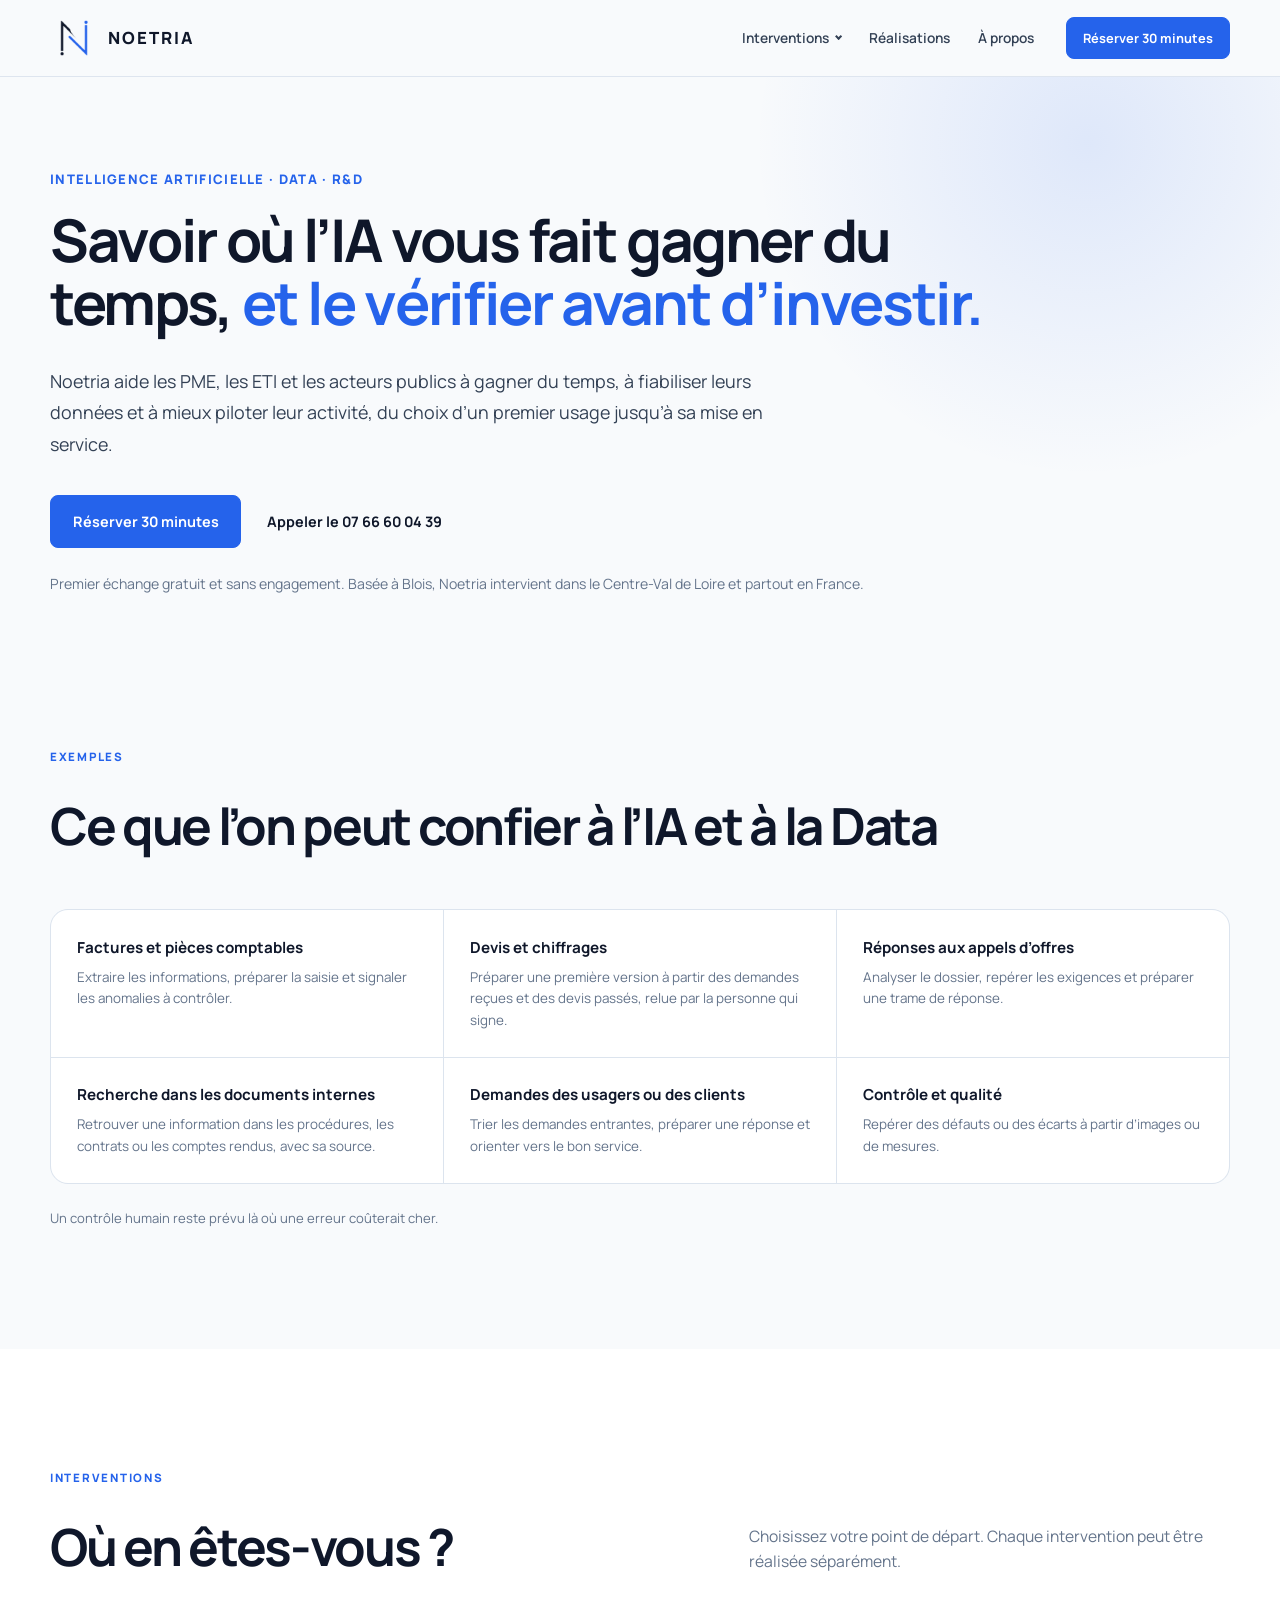
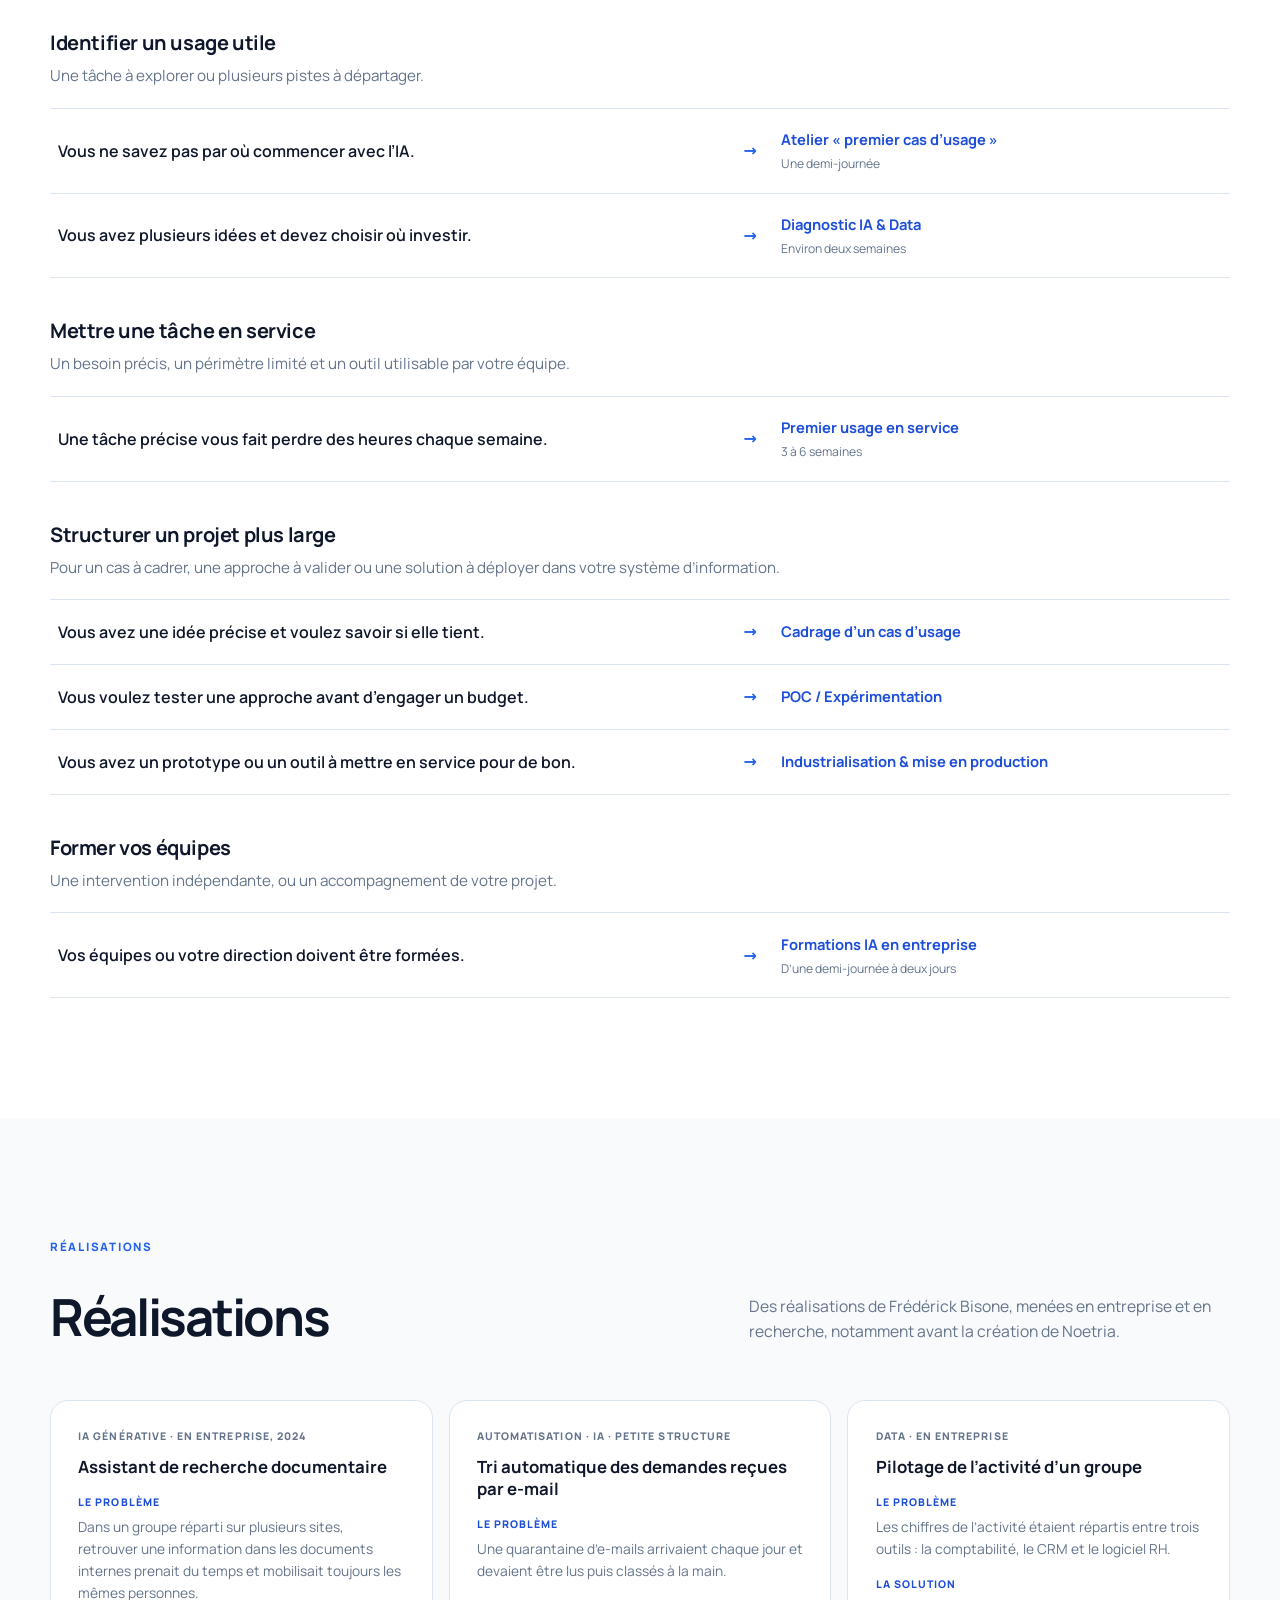
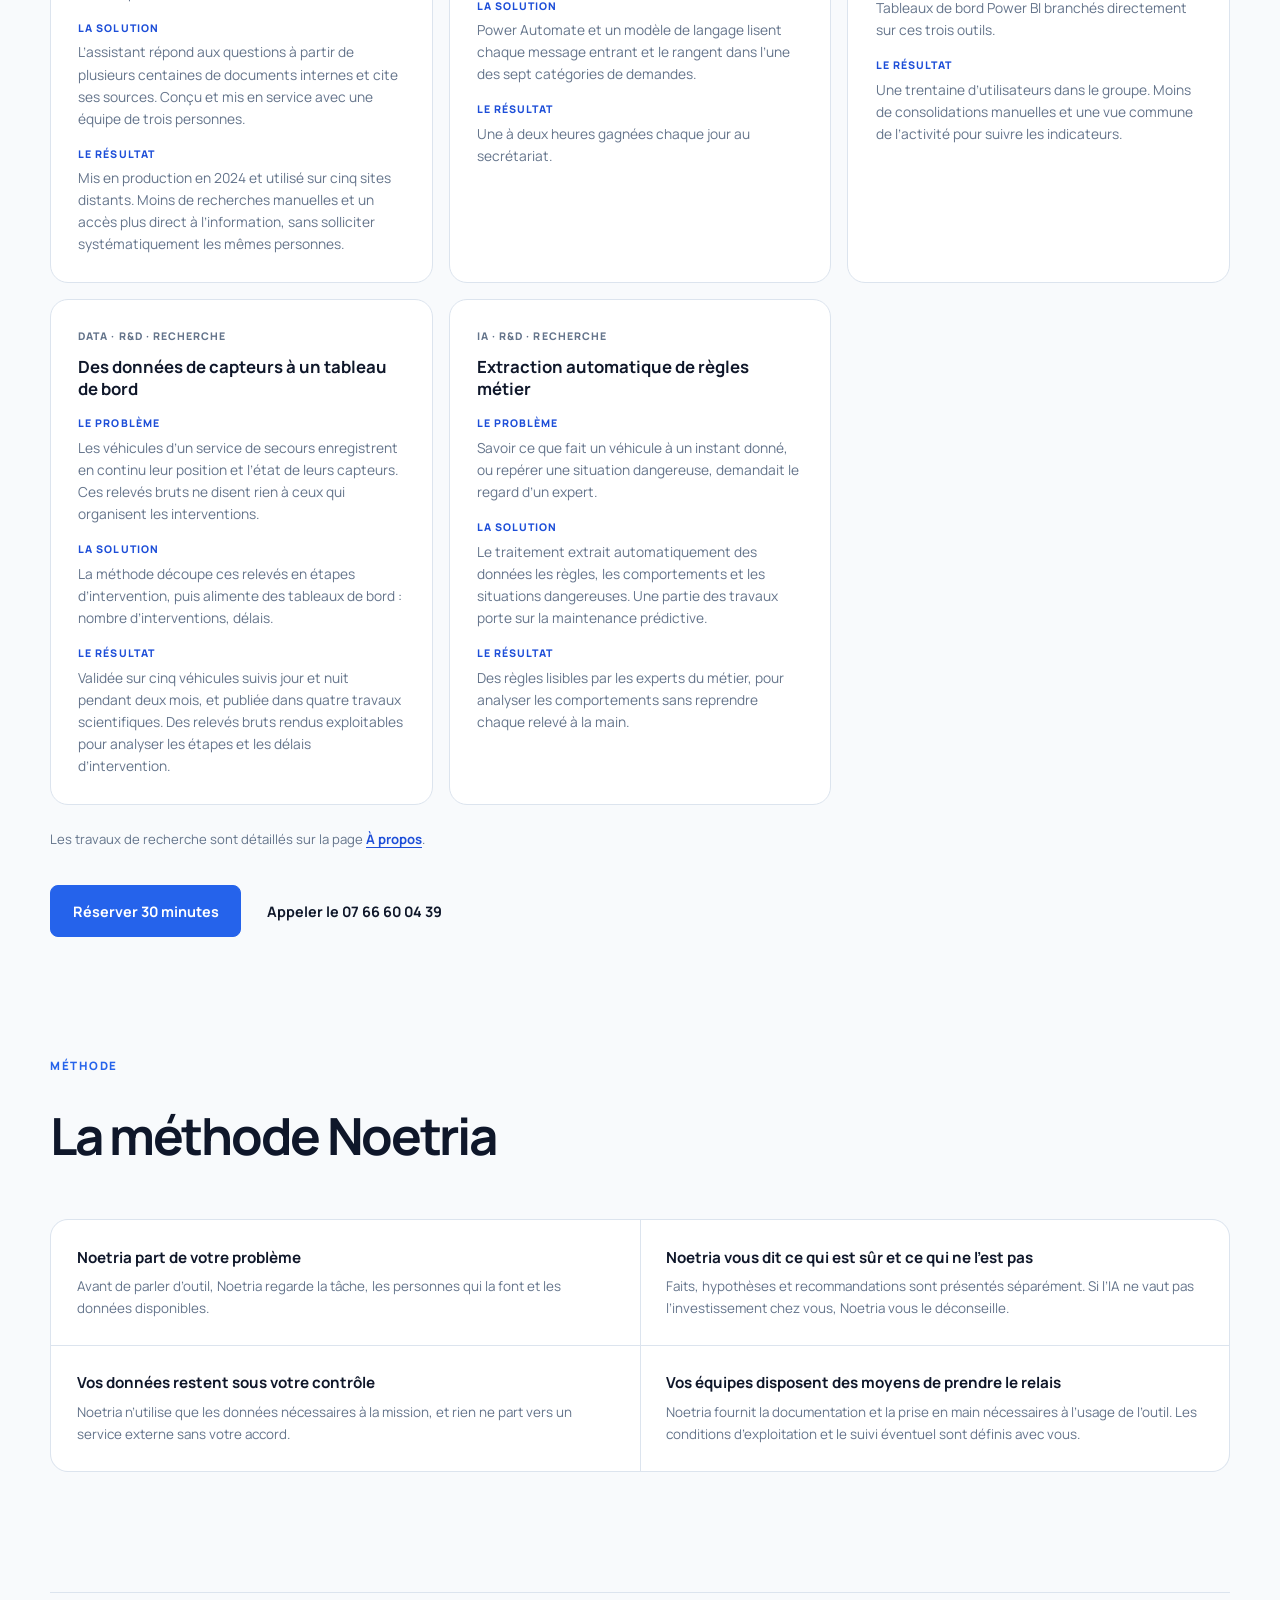
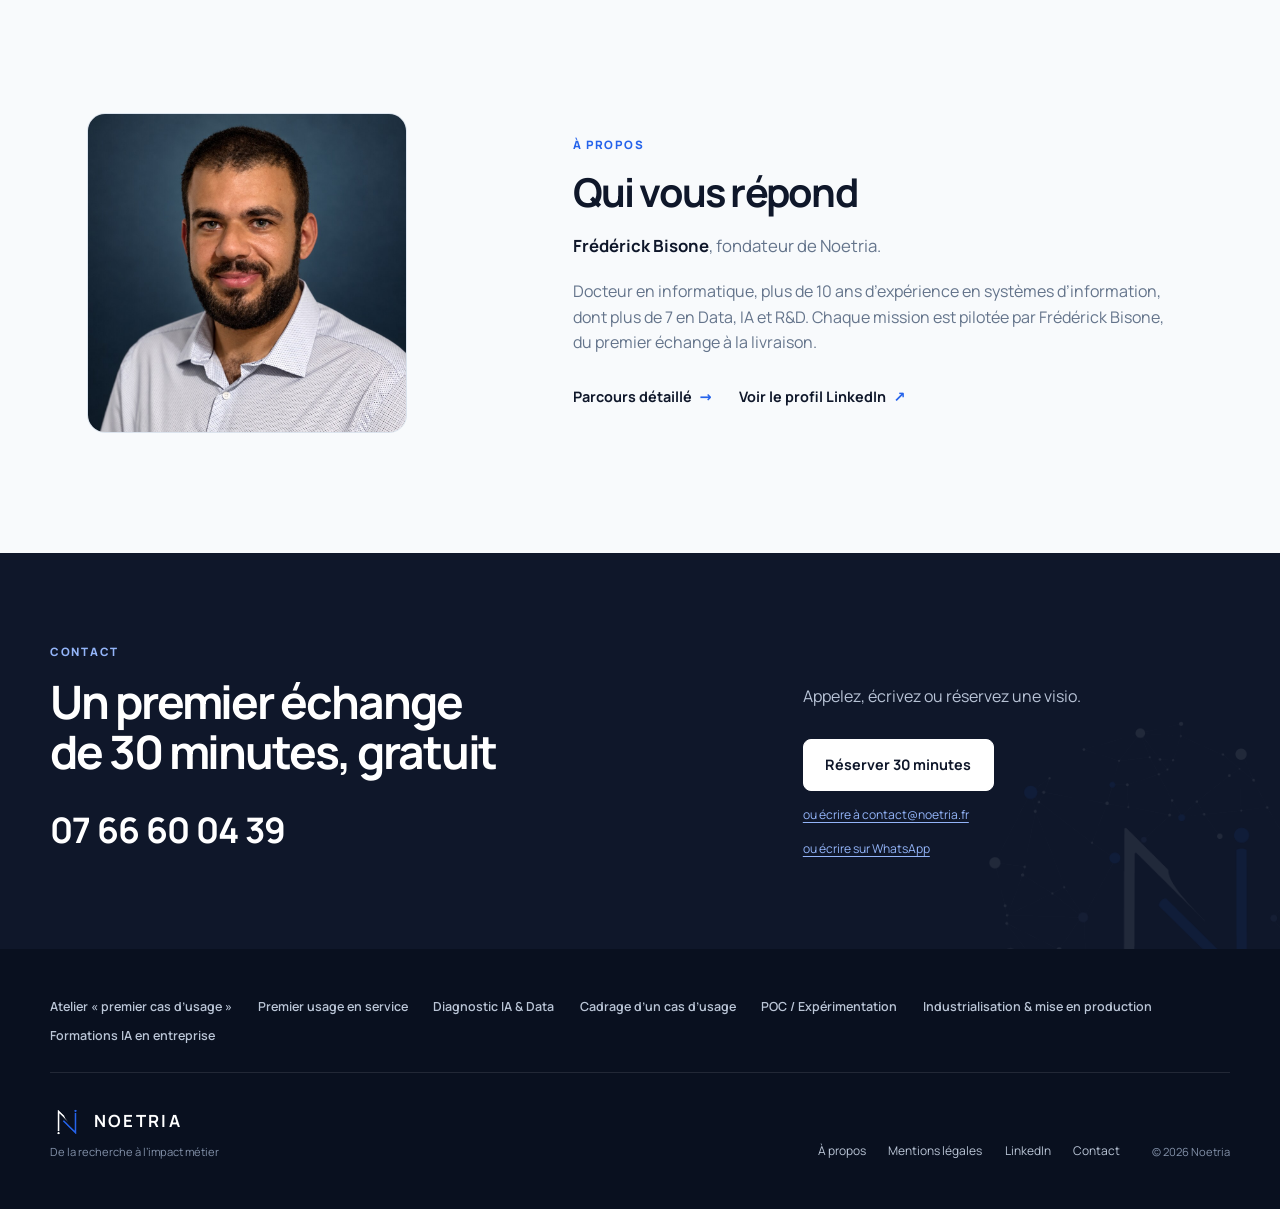
<file: index.html>
<!DOCTYPE html>
<html lang="fr">
<head>
  <meta charset="UTF-8">
  <meta name="viewport" content="width=device-width, initial-scale=1.0">
  <title>Conseil IA &amp; Data à Blois et en Centre-Val de Loire | Noetria</title>
  <meta name="description" content="Depuis Blois, Noetria accompagne PME, ETI et acteurs publics en Centre-Val de Loire et partout en France : conseil IA &amp; Data, automatisation, mise en service et formation.">
  <meta name="robots" content="index, follow">
  <link rel="canonical" href="https://noetria.fr/">
  <meta property="og:type" content="website">
  <meta property="og:site_name" content="Noetria">
  <meta property="og:title" content="Conseil IA &amp; Data à Blois et en Centre-Val de Loire | Noetria">
  <meta property="og:description" content="Diagnostic, cadrage, expérimentation, industrialisation et formation : de la recherche à l'impact métier.">
  <meta property="og:url" content="https://noetria.fr/">
  <meta property="og:image" content="https://noetria.fr/assets/images/social/noetria_image-de-partage_1200x630.png">
  <meta property="og:image:type" content="image/png">
  <meta property="og:image:width" content="1200">
  <meta property="og:image:height" content="630">
  <meta property="og:image:alt" content="Logo Noetria, De la recherche à l'impact métier">
  <meta property="og:locale" content="fr_FR">
  <meta name="twitter:card" content="summary_large_image">
  <meta name="twitter:title" content="Conseil IA &amp; Data à Blois et en Centre-Val de Loire | Noetria">
  <meta name="twitter:description" content="De la recherche à l'impact métier.">
  <meta name="twitter:image" content="https://noetria.fr/assets/images/social/noetria_image-de-partage_1200x630.png">
  <meta name="twitter:image:alt" content="Logo Noetria, De la recherche à l'impact métier">
  <link rel="icon" href="assets/images/favicon-dark/favicon.ico" sizes="any">
  <link rel="icon" type="image/png" sizes="32x32" href="assets/images/favicon-dark/favicon-32x32.png" media="(prefers-color-scheme: light)">
  <link rel="icon" type="image/png" sizes="32x32" href="assets/images/favicon-light/favicon-32x32.png" media="(prefers-color-scheme: dark)">
  <link rel="apple-touch-icon" sizes="180x180" href="assets/images/favicon-dark/apple-touch-icon.png">
  <link rel="manifest" href="assets/images/favicon-dark/site.webmanifest">
  <meta name="theme-color" content="#0F172A">
  <link rel="preload" href="assets/fonts/manrope/manrope-latin-400-normal.woff2" as="font" type="font/woff2" crossorigin><link rel="preload" href="assets/fonts/manrope/manrope-latin-700-normal.woff2" as="font" type="font/woff2" crossorigin><link rel="stylesheet" href="assets/css/fonts.css"><link rel="stylesheet" href="assets/css/style.css">
  <script src="assets/js/navigation.js" defer></script>
  <script type="application/ld+json">{"@context":"https://schema.org","@type":"Organization","@id":"https://noetria.fr/#organization","name":"Noetria","url":"https://noetria.fr/","logo":"https://noetria.fr/assets/images/logo/noetria_n-seul_pour-fond-clair_transparent_512x512.png","email":"contact@noetria.fr","telephone":"+33766600439","sameAs":["https://www.linkedin.com/company/noetria/"],"founder":{"@id":"https://noetria.fr/a-propos/#frederick-bisone"},"address":{"@type":"PostalAddress","addressLocality":"Blois","addressRegion":"Centre-Val de Loire","addressCountry":"FR"},"areaServed":[{"@type":"AdministrativeArea","name":"Centre-Val de Loire"},{"@type":"Country","name":"France"}]}</script>
</head>
<body>
  <a class="skip-link" href="#contenu">Aller au contenu</a>
  <header class="site-header">
    <div class="site-header__inner">
      <a class="brand" href="#accueil" aria-label="Noetria — accueil">
        <img src="assets/images/logo/noetria_n-seul_pour-fond-clair_transparent_512x512.png" alt="" width="48" height="48">
        <span>Noetria</span>
      </a>
      <nav class="site-nav" aria-label="Navigation principale">
        <details class="nav-menu">
          <summary>Interventions</summary>
          <ul><li><a href="atelier-premier-cas-usage/">Atelier « premier cas d’usage »</a></li><li><a href="premier-usage-en-service/">Premier usage en service</a></li><li><a href="diagnostic-ia-data/">Diagnostic IA &amp; Data</a></li><li><a href="cadrage-cas-usage-ia/">Cadrage d’un cas d’usage</a></li><li><a href="poc-ia-data/">POC / Expérimentation</a></li><li><a href="industrialisation-ia-data/">Industrialisation &amp; mise en production</a></li><li><a href="formation-ia-entreprise/">Formations IA en entreprise</a></li></ul>
        </details>
        <a href="#realisations">Réalisations</a><a href="a-propos/">À propos</a>
      </nav>
      <a class="button button--small site-header__cta" href="rendez-vous/">Réserver 30 minutes</a>
      <a class="site-header__call" href="tel:+33766600439">Appeler</a>
      <details class="mobile-menu">
        <summary>Menu</summary>
        <nav class="mobile-menu__panel" aria-label="Navigation mobile">
          <p class="mobile-menu__label">Interventions</p>
          <ul><li><a href="atelier-premier-cas-usage/">Atelier « premier cas d’usage »</a></li><li><a href="premier-usage-en-service/">Premier usage en service</a></li><li><a href="diagnostic-ia-data/">Diagnostic IA &amp; Data</a></li><li><a href="cadrage-cas-usage-ia/">Cadrage d’un cas d’usage</a></li><li><a href="poc-ia-data/">POC / Expérimentation</a></li><li><a href="industrialisation-ia-data/">Industrialisation &amp; mise en production</a></li><li><a href="formation-ia-entreprise/">Formations IA en entreprise</a></li></ul>
          <ul class="mobile-menu__secondary"><li><a href="#realisations">Réalisations</a></li><li><a href="a-propos/">À propos</a></li><li><a href="rendez-vous/">Réserver 30 minutes</a></li></ul>
        </nav>
      </details>
    </div>
  </header>

  <main id="contenu">
    <section class="hero hero--simple" id="accueil">
      <div class="hero__grid">
        <div class="hero__content">
          <p class="eyebrow">Intelligence artificielle · Data · R&amp;D</p>
          <h1>Savoir où l’IA vous fait gagner du temps, <span>et le vérifier avant d’investir.</span></h1>
          <p class="hero__lead">Noetria aide les PME, les ETI et les acteurs publics à gagner du temps, à fiabiliser leurs données et à mieux piloter leur activité, du choix d’un premier usage jusqu’à sa mise en service.</p>
          <div class="hero__actions">
            <a class="button" href="rendez-vous/">Réserver 30 minutes</a>
            <a class="text-link" href="tel:+33766600439">Appeler le 07 66 60 04 39</a>
          </div>
          <p class="hero__geo">Premier échange gratuit et sans engagement. Basée à Blois, Noetria intervient dans le Centre-Val de Loire et partout en France.</p>
        </div>
      </div>
    </section>

    <section class="section" id="situations">
      <div class="section__intro section__intro--solo">
        <p class="eyebrow">Exemples</p>
        <h2>Ce que l’on peut confier à l’IA et à la Data</h2>
      </div>
      <div class="trust-grid">
        <div><strong>Factures et pièces comptables</strong><p>Extraire les informations, préparer la saisie et signaler les anomalies à contrôler.</p></div>
        <div><strong>Devis et chiffrages</strong><p>Préparer une première version à partir des demandes reçues et des devis passés, relue par la personne qui signe.</p></div>
        <div><strong>Réponses aux appels d’offres</strong><p>Analyser le dossier, repérer les exigences et préparer une trame de réponse.</p></div>
        <div><strong>Recherche dans les documents internes</strong><p>Retrouver une information dans les procédures, les contrats ou les comptes rendus, avec sa source.</p></div>
        <div><strong>Demandes des usagers ou des clients</strong><p>Trier les demandes entrantes, préparer une réponse et orienter vers le bon service.</p></div>
        <div><strong>Contrôle et qualité</strong><p>Repérer des défauts ou des écarts à partir d’images ou de mesures.</p></div>
      </div>
      <p class="trust-note">Un contrôle humain reste prévu là où une erreur coûterait cher.</p>
    </section>

    <section class="section section--offers" id="offres">
      <div class="section__intro">
        <p class="eyebrow">Interventions</p>
        <h2>Où en êtes-vous ?</h2>
        <p>Choisissez votre point de départ. Chaque intervention peut être réalisée séparément.</p>
      </div>
      <div class="offer-group" aria-labelledby="identifier-usage"><h3 id="identifier-usage">Identifier un usage utile</h3><p>Une tâche à explorer ou plusieurs pistes à départager.</p><ul class="entry-list entry-list--last"><li><a href="atelier-premier-cas-usage/"><span class="entry__situation">Vous ne savez pas par où commencer avec l’IA.</span><span class="entry__arrow" aria-hidden="true">→</span><strong>Atelier « premier cas d’usage »<span class="entry__meta">Une demi-journée</span></strong></a></li><li><a href="diagnostic-ia-data/"><span class="entry__situation">Vous avez plusieurs idées et devez choisir où investir.</span><span class="entry__arrow" aria-hidden="true">→</span><strong>Diagnostic IA &amp; Data<span class="entry__meta">Environ deux semaines</span></strong></a></li></ul></div>
      <div class="offer-group" aria-labelledby="mettre-en-service"><h3 id="mettre-en-service">Mettre une tâche en service</h3><p>Un besoin précis, un périmètre limité et un outil utilisable par votre équipe.</p><ul class="entry-list entry-list--last"><li><a href="premier-usage-en-service/"><span class="entry__situation">Une tâche précise vous fait perdre des heures chaque semaine.</span><span class="entry__arrow" aria-hidden="true">→</span><strong>Premier usage en service<span class="entry__meta">3 à 6 semaines</span></strong></a></li></ul></div>
      <div class="offer-group" aria-labelledby="structurer-projet"><h3 id="structurer-projet">Structurer un projet plus large</h3><p>Pour un cas à cadrer, une approche à valider ou une solution à déployer dans votre système d’information.</p><ul class="entry-list entry-list--last"><li><a href="cadrage-cas-usage-ia/"><span class="entry__situation">Vous avez une idée précise et voulez savoir si elle tient.</span><span class="entry__arrow" aria-hidden="true">→</span><strong>Cadrage d’un cas d’usage</strong></a></li><li><a href="poc-ia-data/"><span class="entry__situation">Vous voulez tester une approche avant d’engager un budget.</span><span class="entry__arrow" aria-hidden="true">→</span><strong>POC / Expérimentation</strong></a></li><li><a href="industrialisation-ia-data/"><span class="entry__situation">Vous avez un prototype ou un outil à mettre en service pour de bon.</span><span class="entry__arrow" aria-hidden="true">→</span><strong>Industrialisation &amp; mise en production</strong></a></li></ul></div>
      <div class="offer-group" aria-labelledby="former-equipes"><h3 id="former-equipes">Former vos équipes</h3><p>Une intervention indépendante, ou un accompagnement de votre projet.</p><ul class="entry-list entry-list--last"><li><a href="formation-ia-entreprise/"><span class="entry__situation">Vos équipes ou votre direction doivent être formées.</span><span class="entry__arrow" aria-hidden="true">→</span><strong>Formations IA en entreprise<span class="entry__meta">D’une demi-journée à deux jours</span></strong></a></li></ul></div>
    </section>

    <section class="section" id="realisations">
      <div class="section__intro">
        <p class="eyebrow">Réalisations</p>
        <h2>Réalisations</h2>
        <p>Des réalisations de Frédérick Bisone, menées en entreprise et en recherche, notamment avant la création de Noetria.</p>
      </div>
      <div class="work-grid">
        <article class="work-card"><p class="work-card__tag">IA générative · En entreprise, 2024</p><h3>Assistant de recherche documentaire</h3><dl><dt>Le problème</dt><dd>Dans un groupe réparti sur plusieurs sites, retrouver une information dans les documents internes prenait du temps et mobilisait toujours les mêmes personnes.</dd><dt>La solution</dt><dd>L’assistant répond aux questions à partir de plusieurs centaines de documents internes et cite ses sources. Conçu et mis en service avec une équipe de trois personnes.</dd><dt>Le résultat</dt><dd>Mis en production en 2024 et utilisé sur cinq sites distants. Moins de recherches manuelles et un accès plus direct à l’information, sans solliciter systématiquement les mêmes personnes.</dd></dl></article>
        <article class="work-card"><p class="work-card__tag">Automatisation · IA · Petite structure</p><h3>Tri automatique des demandes reçues par e-mail</h3><dl><dt>Le problème</dt><dd>Une quarantaine d’e-mails arrivaient chaque jour et devaient être lus puis classés à la main.</dd><dt>La solution</dt><dd>Power Automate et un modèle de langage lisent chaque message entrant et le rangent dans l’une des sept catégories de demandes.</dd><dt>Le résultat</dt><dd>Une à deux heures gagnées chaque jour au secrétariat.</dd></dl></article>
        <article class="work-card"><p class="work-card__tag">Data · En entreprise</p><h3>Pilotage de l’activité d’un groupe</h3><dl><dt>Le problème</dt><dd>Les chiffres de l’activité étaient répartis entre trois outils : la comptabilité, le CRM et le logiciel RH.</dd><dt>La solution</dt><dd>Tableaux de bord Power BI branchés directement sur ces trois outils.</dd><dt>Le résultat</dt><dd>Une trentaine d’utilisateurs dans le groupe. Moins de consolidations manuelles et une vue commune de l’activité pour suivre les indicateurs.</dd></dl></article>
        <article class="work-card"><p class="work-card__tag">Data · R&amp;D · Recherche</p><h3>Des données de capteurs à un tableau de bord</h3><dl><dt>Le problème</dt><dd>Les véhicules d’un service de secours enregistrent en continu leur position et l’état de leurs capteurs. Ces relevés bruts ne disent rien à ceux qui organisent les interventions.</dd><dt>La solution</dt><dd>La méthode découpe ces relevés en étapes d’intervention, puis alimente des tableaux de bord : nombre d’interventions, délais.</dd><dt>Le résultat</dt><dd>Validée sur cinq véhicules suivis jour et nuit pendant deux mois, et publiée dans quatre travaux scientifiques. Des relevés bruts rendus exploitables pour analyser les étapes et les délais d’intervention.</dd></dl></article>
        <article class="work-card"><p class="work-card__tag">IA · R&amp;D · Recherche</p><h3>Extraction automatique de règles métier</h3><dl><dt>Le problème</dt><dd>Savoir ce que fait un véhicule à un instant donné, ou repérer une situation dangereuse, demandait le regard d’un expert.</dd><dt>La solution</dt><dd>Le traitement extrait automatiquement des données les règles, les comportements et les situations dangereuses. Une partie des travaux porte sur la maintenance prédictive.</dd><dt>Le résultat</dt><dd>Des règles lisibles par les experts du métier, pour analyser les comportements sans reprendre chaque relevé à la main.</dd></dl></article>
      </div>
      <p class="trust-note">Les travaux de recherche sont détaillés sur la page <a href="a-propos/">À propos</a>.</p>
      <div class="hero__actions section-cta">
        <a class="button" href="rendez-vous/">Réserver 30 minutes</a>
        <a class="text-link" href="tel:+33766600439">Appeler le 07 66 60 04 39</a>
      </div>
    </section>

    <section class="section section--trust" id="methode">
      <div class="section__intro section__intro--solo">
        <p class="eyebrow">Méthode</p>
        <h2>La méthode Noetria</h2>
      </div>
      <div class="trust-grid trust-grid--four">
        <div><strong>Noetria part de votre problème</strong><p>Avant de parler d’outil, Noetria regarde la tâche, les personnes qui la font et les données disponibles.</p></div>
        <div><strong>Noetria vous dit ce qui est sûr et ce qui ne l’est pas</strong><p>Faits, hypothèses et recommandations sont présentés séparément. Si l’IA ne vaut pas l’investissement chez vous, Noetria vous le déconseille.</p></div>
        <div><strong>Vos données restent sous votre contrôle</strong><p>Noetria n’utilise que les données nécessaires à la mission, et rien ne part vers un service externe sans votre accord.</p></div>
        <div><strong>Vos équipes disposent des moyens de prendre le relais</strong><p>Noetria fournit la documentation et la prise en main nécessaires à l’usage de l’outil. Les conditions d’exploitation et le suivi éventuel sont définis avec vous.</p></div>
      </div>
    </section>

    <section class="section founder" id="noetria">
      <div class="founder__portrait"><img class="about-portrait" src="assets/images/frederick-bisone-portrait.jpg" alt="Portrait de Frédérick Bisone, fondateur de Noetria" width="800" height="800" loading="lazy"></div>
      <div class="founder__content">
        <p class="eyebrow">À propos</p>
        <h2>Qui vous répond</h2>
        <p class="founder__name"><strong>Frédérick Bisone</strong>, fondateur de Noetria.</p>
        <p>Docteur en informatique, plus de 10 ans d’expérience en systèmes d’information, dont plus de 7 en Data, IA et R&amp;D. Chaque mission est pilotée par Frédérick Bisone, du premier échange à la livraison.</p>
        <a class="text-link" href="a-propos/">Parcours détaillé <span aria-hidden="true">→</span></a> <a class="text-link" href="https://www.linkedin.com/in/frederickbisone/" target="_blank" rel="noopener noreferrer">Voir le profil LinkedIn <span aria-hidden="true">↗</span></a>
      </div>
    </section>

    <section class="cta cta--mark" id="contact">
      <div><p class="eyebrow">Contact</p><h2>Un premier échange de 30 minutes, gratuit</h2><a class="cta__phone" href="tel:+33766600439">07 66 60 04 39</a></div>
      <div class="cta__action"><p>Appelez, écrivez ou réservez une visio.</p><a class="button button--light" href="rendez-vous/">Réserver 30 minutes</a><a href="mailto:contact@noetria.fr">ou écrire à contact@noetria.fr</a><a href="https://wa.me/33766600439" target="_blank" rel="noopener noreferrer">ou écrire sur WhatsApp</a></div>
    </section>
  </main>

  <footer class="footer">
    <nav class="footer__offers" aria-label="Interventions"><a href="atelier-premier-cas-usage/">Atelier « premier cas d’usage »</a><a href="premier-usage-en-service/">Premier usage en service</a><a href="diagnostic-ia-data/">Diagnostic IA &amp; Data</a><a href="cadrage-cas-usage-ia/">Cadrage d’un cas d’usage</a><a href="poc-ia-data/">POC / Expérimentation</a><a href="industrialisation-ia-data/">Industrialisation &amp; mise en production</a><a href="formation-ia-entreprise/">Formations IA en entreprise</a></nav>
    <div class="footer__brand"><div class="footer__logo"><img src="assets/images/logo/noetria_n-seul_pour-fond-sombre_transparent_512x512.png" alt="" width="34" height="34"><strong>Noetria</strong></div><span>De la recherche à l’impact métier</span></div>
    <nav class="footer__links" aria-label="Liens de pied de page"><a href="a-propos/">À propos</a><a href="mentions-legales.html">Mentions légales</a><a href="https://www.linkedin.com/company/noetria/" target="_blank" rel="noopener noreferrer">LinkedIn</a><a href="mailto:contact@noetria.fr">Contact</a></nav>
    <span class="footer__copyright">© 2026 Noetria</span>
  </footer>
</body>
</html>
</file>
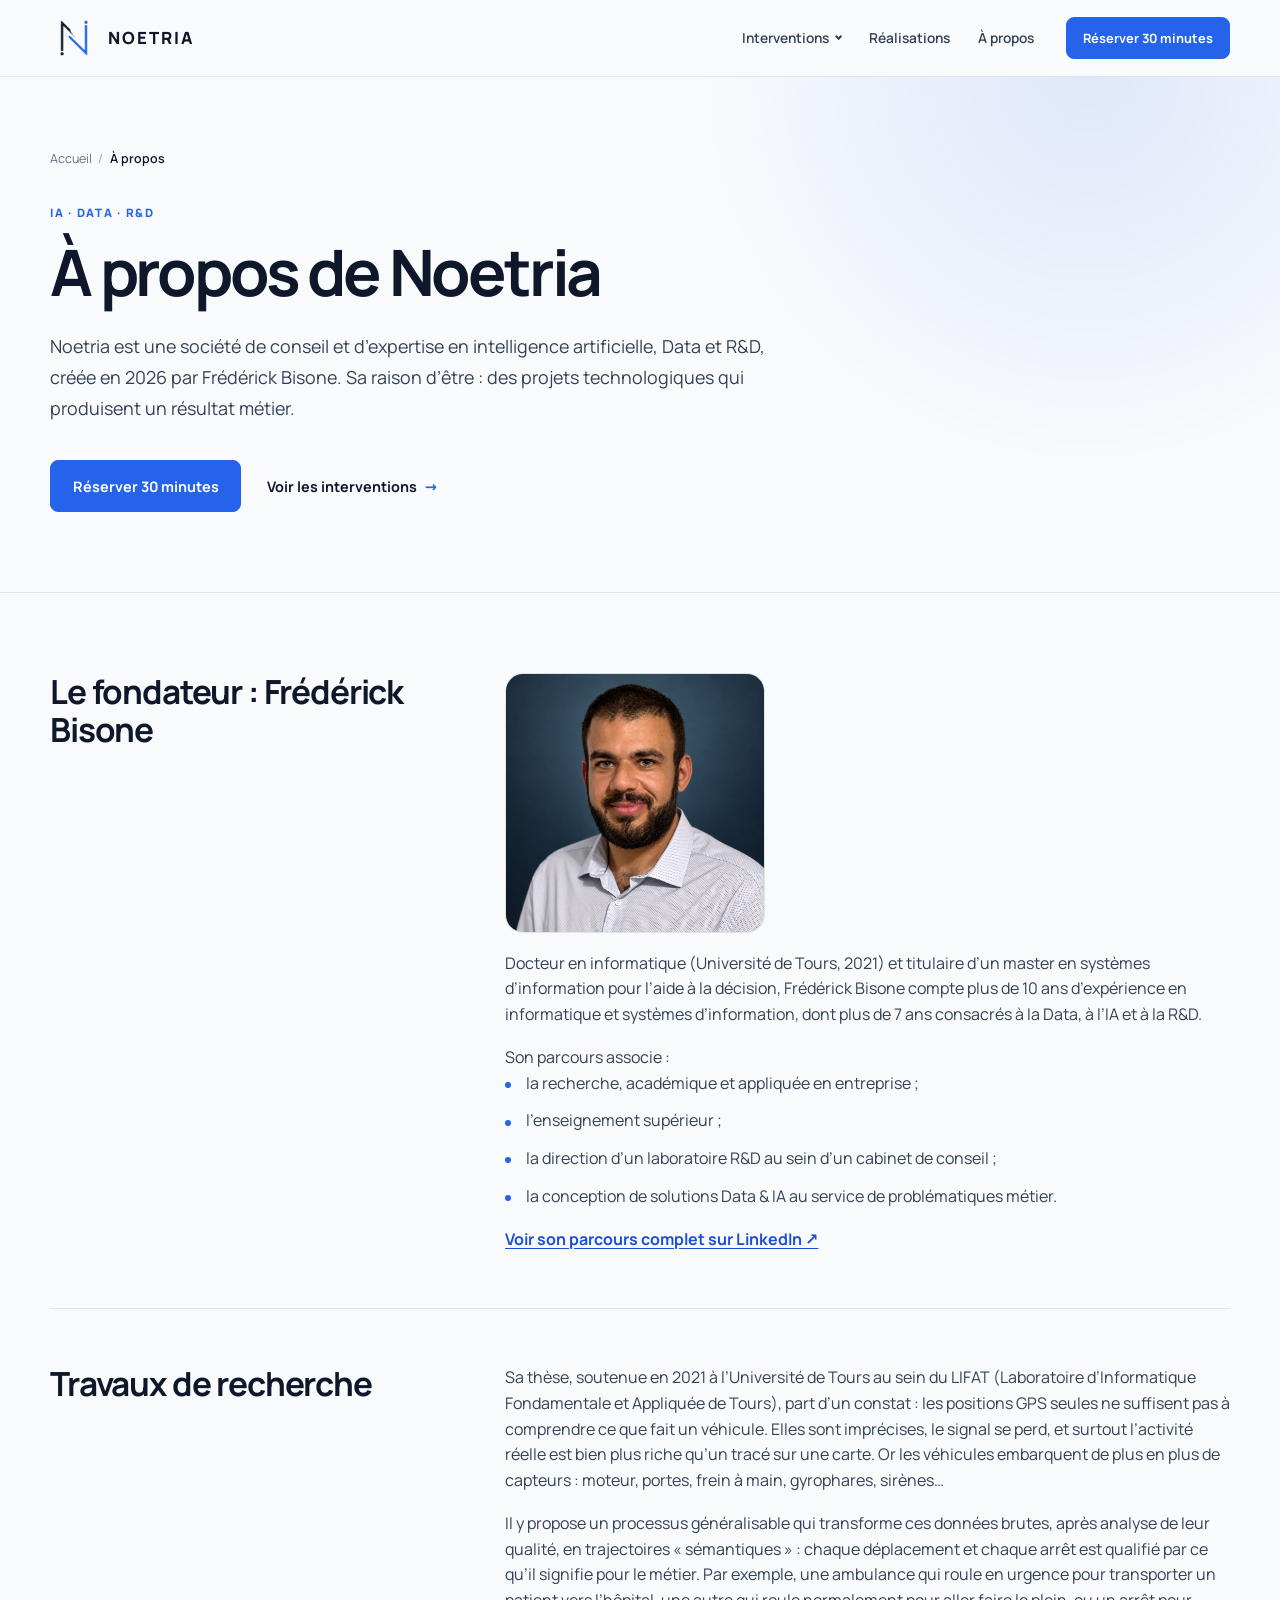
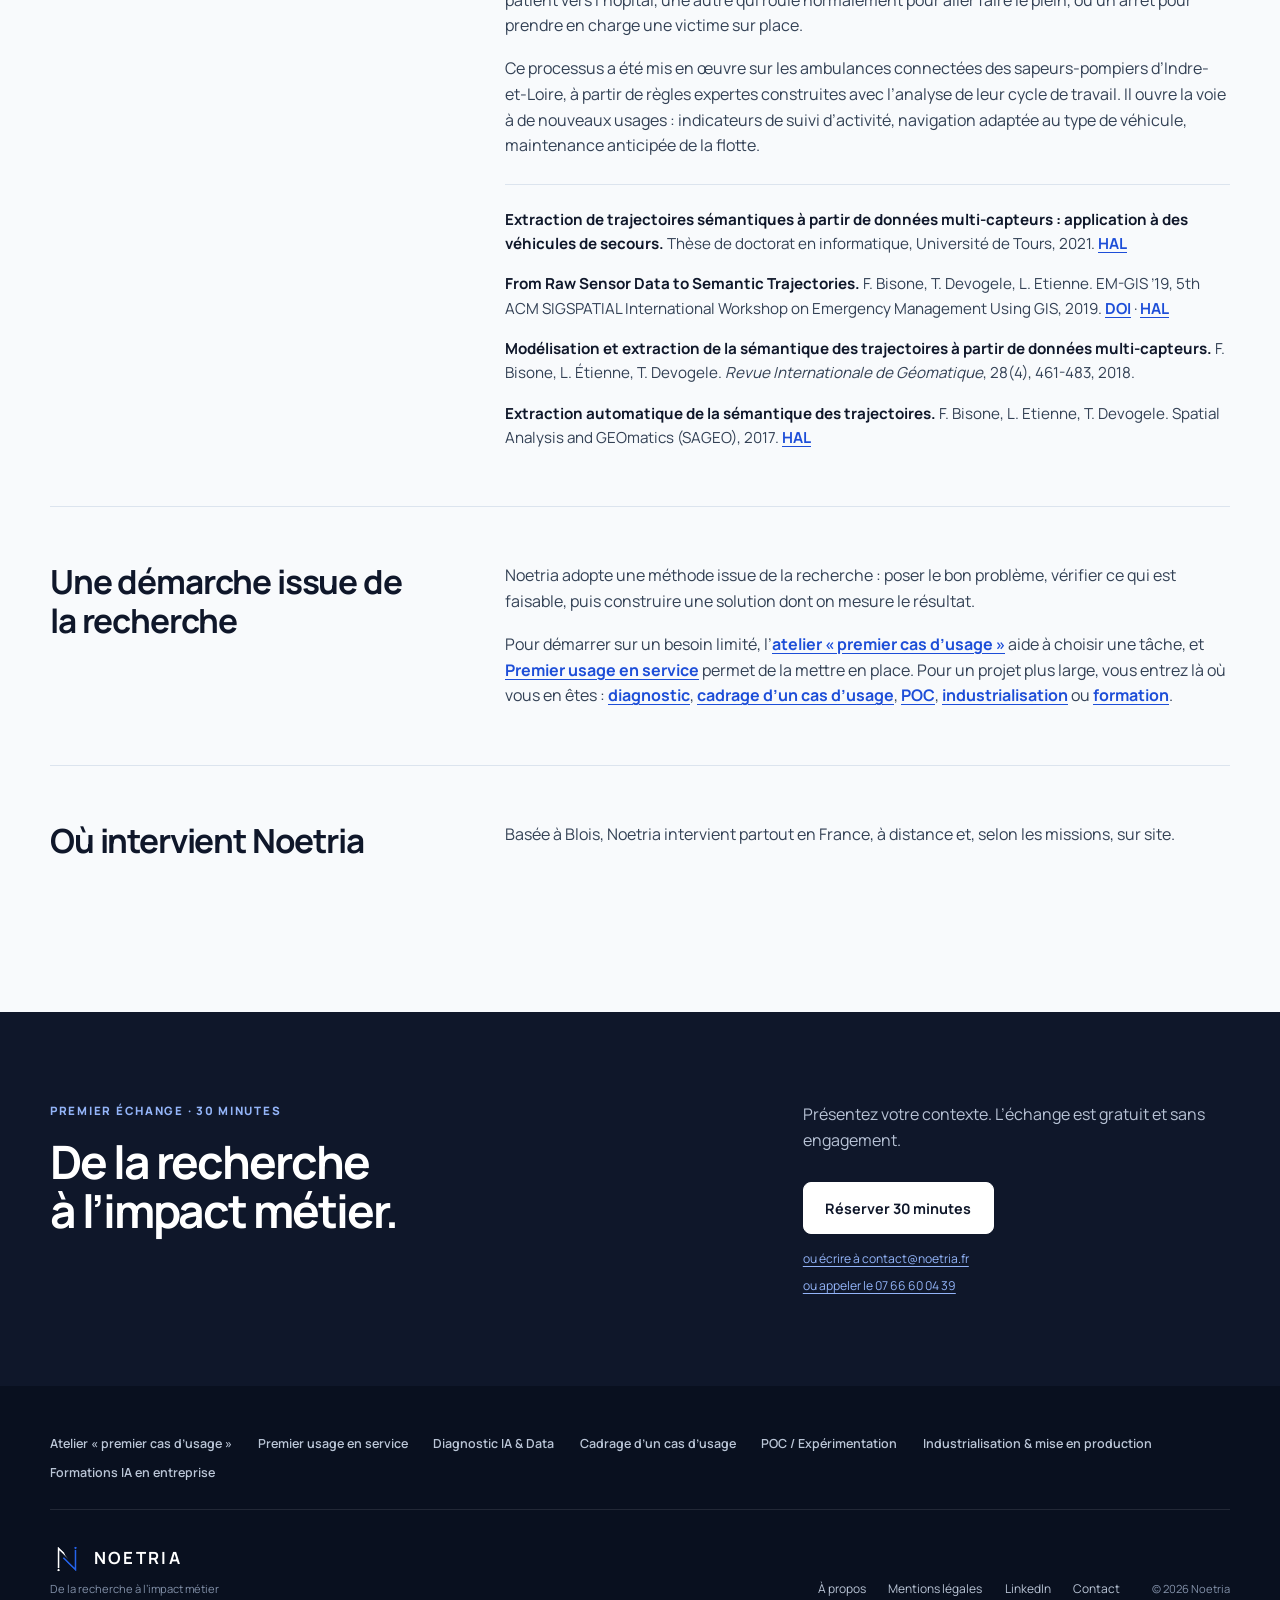
<file: a-propos/index.html>
<!DOCTYPE html>
<html lang="fr">
<head>
  <meta charset="UTF-8">
  <meta name="viewport" content="width=device-width, initial-scale=1.0">
  <title>À propos de Noetria et de son fondateur | Noetria</title>
  <meta name="description" content="Noetria, conseil et expertise en IA, Data et R&amp;D, fondée à Blois par Frédérick Bisone, docteur en informatique. De la recherche à l'impact métier.">
  <meta name="robots" content="index, follow">
  <link rel="canonical" href="https://noetria.fr/a-propos/">
  <meta property="og:type" content="profile">
  <meta property="og:site_name" content="Noetria">
  <meta property="og:title" content="À propos de Noetria et de son fondateur | Noetria">
  <meta property="og:description" content="Noetria, conseil et expertise en IA, Data et R&amp;D, fondée à Blois par Frédérick Bisone, docteur en informatique. De la recherche à l'impact métier.">
  <meta property="og:url" content="https://noetria.fr/a-propos/">
  <meta property="og:image" content="https://noetria.fr/assets/images/social/noetria_image-de-partage_1200x630.png">
  <meta property="og:image:type" content="image/png">
  <meta property="og:image:width" content="1200">
  <meta property="og:image:height" content="630">
  <meta property="og:image:alt" content="Logo Noetria, De la recherche à l'impact métier">
  <meta property="og:locale" content="fr_FR">
  <meta name="twitter:card" content="summary_large_image">
  <meta name="twitter:title" content="À propos de Noetria et de son fondateur | Noetria">
  <meta name="twitter:description" content="Noetria, conseil et expertise en IA, Data et R&amp;D, fondée à Blois par Frédérick Bisone, docteur en informatique. De la recherche à l'impact métier.">
  <meta name="twitter:image" content="https://noetria.fr/assets/images/social/noetria_image-de-partage_1200x630.png">
  <meta name="twitter:image:alt" content="Logo Noetria, De la recherche à l'impact métier">
  <link rel="icon" href="../assets/images/favicon-dark/favicon.ico" sizes="any">
  <link rel="icon" type="image/png" sizes="32x32" href="../assets/images/favicon-dark/favicon-32x32.png" media="(prefers-color-scheme: light)">
  <link rel="icon" type="image/png" sizes="32x32" href="../assets/images/favicon-light/favicon-32x32.png" media="(prefers-color-scheme: dark)">
  <link rel="apple-touch-icon" sizes="180x180" href="../assets/images/favicon-dark/apple-touch-icon.png">
  <link rel="manifest" href="../assets/images/favicon-dark/site.webmanifest">
  <meta name="theme-color" content="#0F172A">
  <link rel="preload" href="../assets/fonts/manrope/manrope-latin-400-normal.woff2" as="font" type="font/woff2" crossorigin><link rel="preload" href="../assets/fonts/manrope/manrope-latin-700-normal.woff2" as="font" type="font/woff2" crossorigin><link rel="stylesheet" href="../assets/css/fonts.css"><link rel="stylesheet" href="../assets/css/style.css">
  <script src="../assets/js/navigation.js" defer></script>
  <script type="application/ld+json">{"@context":"https://schema.org","@type":"AboutPage","@id":"https://noetria.fr/a-propos/","url":"https://noetria.fr/a-propos/","name":"À propos de Noetria et de son fondateur","inLanguage":"fr-FR","about":{"@id":"https://noetria.fr/#organization"},"mainEntity":{"@type":"Person","@id":"https://noetria.fr/a-propos/#frederick-bisone","name":"Frédérick Bisone","jobTitle":"Président et fondateur de Noetria","image":"https://noetria.fr/assets/images/frederick-bisone-portrait.jpg","worksFor":{"@type":"Organization","@id":"https://noetria.fr/#organization","name":"Noetria","url":"https://noetria.fr/"},"alumniOf":{"@type":"CollegeOrUniversity","name":"Université de Tours"},"knowsAbout":["Intelligence artificielle","Data","R&D","Fouille de trajectoires","Trajectoires sémantiques"],"sameAs":["https://www.linkedin.com/in/frederickbisone/","https://theses.fr/281570000"]}}</script>
</head>
<body>
  <a class="skip-link" href="#contenu">Aller au contenu</a>
  <header class="site-header">
    <div class="site-header__inner">
      <a class="brand" href="../" aria-label="Noetria — accueil">
        <img src="../assets/images/logo/noetria_n-seul_pour-fond-clair_transparent_512x512.png" alt="" width="48" height="48">
        <span>Noetria</span>
      </a>
      <nav class="site-nav" aria-label="Navigation principale">
        <details class="nav-menu">
          <summary>Interventions</summary>
          <ul><li><a href="../atelier-premier-cas-usage/">Atelier « premier cas d’usage »</a></li><li><a href="../premier-usage-en-service/">Premier usage en service</a></li><li><a href="../diagnostic-ia-data/">Diagnostic IA &amp; Data</a></li><li><a href="../cadrage-cas-usage-ia/">Cadrage d’un cas d’usage</a></li><li><a href="../poc-ia-data/">POC / Expérimentation</a></li><li><a href="../industrialisation-ia-data/">Industrialisation &amp; mise en production</a></li><li><a href="../formation-ia-entreprise/">Formations IA en entreprise</a></li></ul>
        </details>
        <a href="../#realisations">Réalisations</a><a href="../a-propos/" aria-current="page">À propos</a>
      </nav>
      <a class="button button--small site-header__cta" href="../rendez-vous/">Réserver 30 minutes</a>
      <a class="site-header__call" href="tel:+33766600439">Appeler</a>
      <details class="mobile-menu">
        <summary>Menu</summary>
        <nav class="mobile-menu__panel" aria-label="Navigation mobile">
          <p class="mobile-menu__label">Interventions</p>
          <ul><li><a href="../atelier-premier-cas-usage/">Atelier « premier cas d’usage »</a></li><li><a href="../premier-usage-en-service/">Premier usage en service</a></li><li><a href="../diagnostic-ia-data/">Diagnostic IA &amp; Data</a></li><li><a href="../cadrage-cas-usage-ia/">Cadrage d’un cas d’usage</a></li><li><a href="../poc-ia-data/">POC / Expérimentation</a></li><li><a href="../industrialisation-ia-data/">Industrialisation &amp; mise en production</a></li><li><a href="../formation-ia-entreprise/">Formations IA en entreprise</a></li></ul>
          <ul class="mobile-menu__secondary"><li><a href="../#realisations">Réalisations</a></li><li><a href="../a-propos/" aria-current="page">À propos</a></li><li><a href="../rendez-vous/">Réserver 30 minutes</a></li></ul>
        </nav>
      </details>
    </div>
  </header>

  <main id="contenu">
    <section class="page-hero">
      <div class="page-hero__inner">
        <nav class="breadcrumb" aria-label="Fil d’Ariane"><ol><li><a href="../">Accueil</a></li><li><span aria-current="page">À propos</span></li></ol></nav>
        <p class="eyebrow">IA · Data · R&amp;D</p>
        <h1>À propos de Noetria</h1>
        <p class="page-hero__lead">Noetria est une société de conseil et d’expertise en intelligence artificielle, Data et R&amp;D, créée en 2026 par Frédérick Bisone. Sa raison d’être&nbsp;: des projets technologiques qui produisent un résultat métier.</p>
        <div class="hero__actions">
          <a class="button" href="../rendez-vous/">Réserver 30 minutes</a>
          <a class="text-link" href="../#offres">Voir les interventions <span aria-hidden="true">→</span></a>
        </div>
      </div>
    </section>

    <div class="page-body">
      <section class="page-block">
        <h2>Le fondateur&nbsp;: Frédérick Bisone</h2>
        <div class="page-block__body">
          <img class="about-portrait" src="../assets/images/frederick-bisone-portrait.jpg" alt="Portrait de Frédérick Bisone, fondateur de Noetria" width="800" height="800" loading="lazy">
          <p>Docteur en informatique (Université de Tours, 2021) et titulaire d’un master en systèmes d’information pour l’aide à la décision, Frédérick Bisone compte plus de 10 ans d’expérience en informatique et systèmes d’information, dont plus de 7 ans consacrés à la Data, à l’IA et à la R&amp;D.</p>
          <p>Son parcours associe&nbsp;:</p>
          <ul class="check-list"><li>la recherche, académique et appliquée en entreprise&nbsp;;</li><li>l’enseignement supérieur&nbsp;;</li><li>la direction d’un laboratoire R&amp;D au sein d’un cabinet de conseil&nbsp;;</li><li>la conception de solutions Data &amp; IA au service de problématiques métier.</li></ul>
          <p><a href="https://www.linkedin.com/in/frederickbisone/" target="_blank" rel="noopener noreferrer">Voir son parcours complet sur LinkedIn <span aria-hidden="true">↗</span></a></p>
        </div>
      </section>

      <section class="page-block">
        <h2>Travaux de recherche</h2>
        <div class="page-block__body">
          <p>Sa thèse, soutenue en 2021 à l’Université de Tours au sein du LIFAT (Laboratoire d’Informatique Fondamentale et Appliquée de Tours), part d’un constat&nbsp;: les positions GPS seules ne suffisent pas à comprendre ce que fait un véhicule. Elles sont imprécises, le signal se perd, et surtout l’activité réelle est bien plus riche qu’un tracé sur une carte. Or les véhicules embarquent de plus en plus de capteurs&nbsp;: moteur, portes, frein à main, gyrophares, sirènes…</p>
          <p>Il y propose un processus généralisable qui transforme ces données brutes, après analyse de leur qualité, en trajectoires «&nbsp;sémantiques&nbsp;»&nbsp;: chaque déplacement et chaque arrêt est qualifié par ce qu’il signifie pour le métier. Par exemple, une ambulance qui roule en urgence pour transporter un patient vers l’hôpital, une autre qui roule normalement pour aller faire le plein, ou un arrêt pour prendre en charge une victime sur place.</p>
          <p>Ce processus a été mis en œuvre sur les ambulances connectées des sapeurs-pompiers d’Indre-et-Loire, à partir de règles expertes construites avec l’analyse de leur cycle de travail. Il ouvre la voie à de nouveaux usages&nbsp;: indicateurs de suivi d’activité, navigation adaptée au type de véhicule, maintenance anticipée de la flotte.</p>
          <ul class="pub-list">
            <li><strong>Extraction de trajectoires sémantiques à partir de données multi-capteurs&nbsp;: application à des véhicules de secours.</strong> Thèse de doctorat en informatique, Université de Tours, 2021. <a href="https://hal.science/tel-03365137" target="_blank" rel="noopener noreferrer">HAL</a></li>
            <li><strong>From Raw Sensor Data to Semantic Trajectories.</strong> F. Bisone, T. Devogele, L. Etienne. EM-GIS ’19, 5th ACM SIGSPATIAL International Workshop on Emergency Management Using GIS, 2019. <a href="https://doi.org/10.1145/3356998.3365777" target="_blank" rel="noopener noreferrer">DOI</a> · <a href="https://hal.science/hal-02380444" target="_blank" rel="noopener noreferrer">HAL</a></li>
            <li><strong>Modélisation et extraction de la sémantique des trajectoires à partir de données multi-capteurs.</strong> F. Bisone, L. Étienne, T. Devogele. <em>Revue Internationale de Géomatique</em>, 28(4), 461-483, 2018.</li>
            <li><strong>Extraction automatique de la sémantique des trajectoires.</strong> F. Bisone, L. Etienne, T. Devogele. Spatial Analysis and GEOmatics (SAGEO), 2017. <a href="https://hal.science/hal-01643365" target="_blank" rel="noopener noreferrer">HAL</a></li>
          </ul>
        </div>
      </section>

      <section class="page-block">
        <h2>Une démarche issue de la recherche</h2>
        <div class="page-block__body">
          <p>Noetria adopte une méthode issue de la recherche : poser le bon problème, vérifier ce qui est faisable, puis construire une solution dont on mesure le résultat.</p>
          <p>Pour démarrer sur un besoin limité, l’<a href="../atelier-premier-cas-usage/">atelier « premier cas d’usage »</a> aide à choisir une tâche, et <a href="../premier-usage-en-service/">Premier usage en service</a> permet de la mettre en place. Pour un projet plus large, vous entrez là où vous en êtes&nbsp;: <a href="../diagnostic-ia-data/">diagnostic</a>, <a href="../cadrage-cas-usage-ia/">cadrage d’un cas d’usage</a>, <a href="../poc-ia-data/">POC</a>, <a href="../industrialisation-ia-data/">industrialisation</a> ou <a href="../formation-ia-entreprise/">formation</a>.</p>
        </div>
      </section>

      <section class="page-block">
        <h2>Où intervient Noetria</h2>
        <div class="page-block__body">
          <p>Basée à Blois, Noetria intervient partout en France, à distance et, selon les missions, sur site.</p>
        </div>
      </section>
    </div>

    <section class="cta" aria-labelledby="cta-titre">
      <div><p class="eyebrow">Premier échange · 30 minutes</p><h2 id="cta-titre">De la recherche à l’impact métier.</h2></div>
      <div class="cta__action"><p>Présentez votre contexte. L’échange est gratuit et sans engagement.</p><a class="button button--light" href="../rendez-vous/">Réserver 30 minutes</a><a href="mailto:contact@noetria.fr">ou écrire à contact@noetria.fr</a><a href="tel:+33766600439">ou appeler le 07 66 60 04 39</a></div>
    </section>
  </main>

  <footer class="footer">
    <nav class="footer__offers" aria-label="Interventions"><a href="../atelier-premier-cas-usage/">Atelier « premier cas d’usage »</a><a href="../premier-usage-en-service/">Premier usage en service</a><a href="../diagnostic-ia-data/">Diagnostic IA &amp; Data</a><a href="../cadrage-cas-usage-ia/">Cadrage d’un cas d’usage</a><a href="../poc-ia-data/">POC / Expérimentation</a><a href="../industrialisation-ia-data/">Industrialisation &amp; mise en production</a><a href="../formation-ia-entreprise/">Formations IA en entreprise</a></nav>
    <div class="footer__brand"><div class="footer__logo"><img src="../assets/images/logo/noetria_n-seul_pour-fond-sombre_transparent_512x512.png" alt="" width="34" height="34"><strong>Noetria</strong></div><span>De la recherche à l’impact métier</span></div>
    <nav class="footer__links" aria-label="Liens de pied de page"><a href="../a-propos/" aria-current="page">À propos</a><a href="../mentions-legales.html">Mentions légales</a><a href="https://www.linkedin.com/company/noetria/" target="_blank" rel="noopener noreferrer">LinkedIn</a><a href="mailto:contact@noetria.fr">Contact</a></nav>
    <span class="footer__copyright">© 2026 Noetria</span>
  </footer>
</body>
</html>
</file>
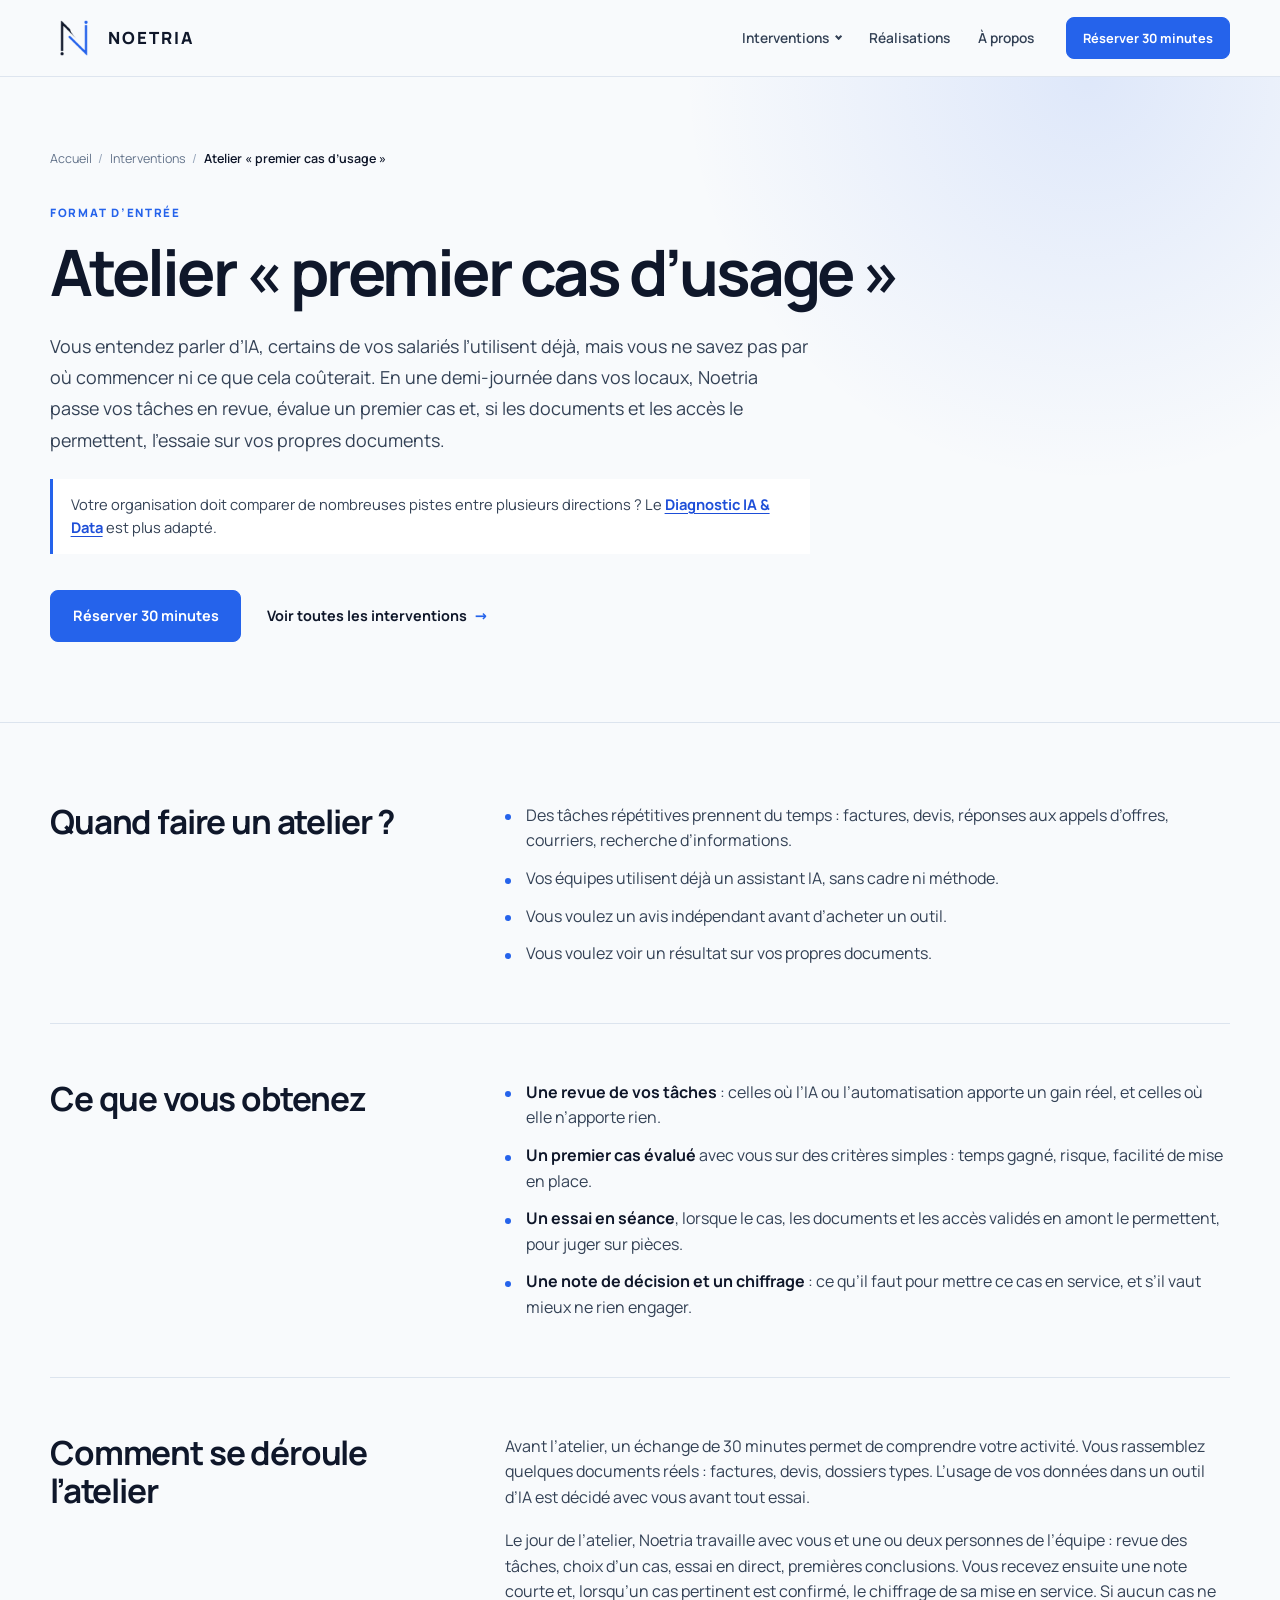
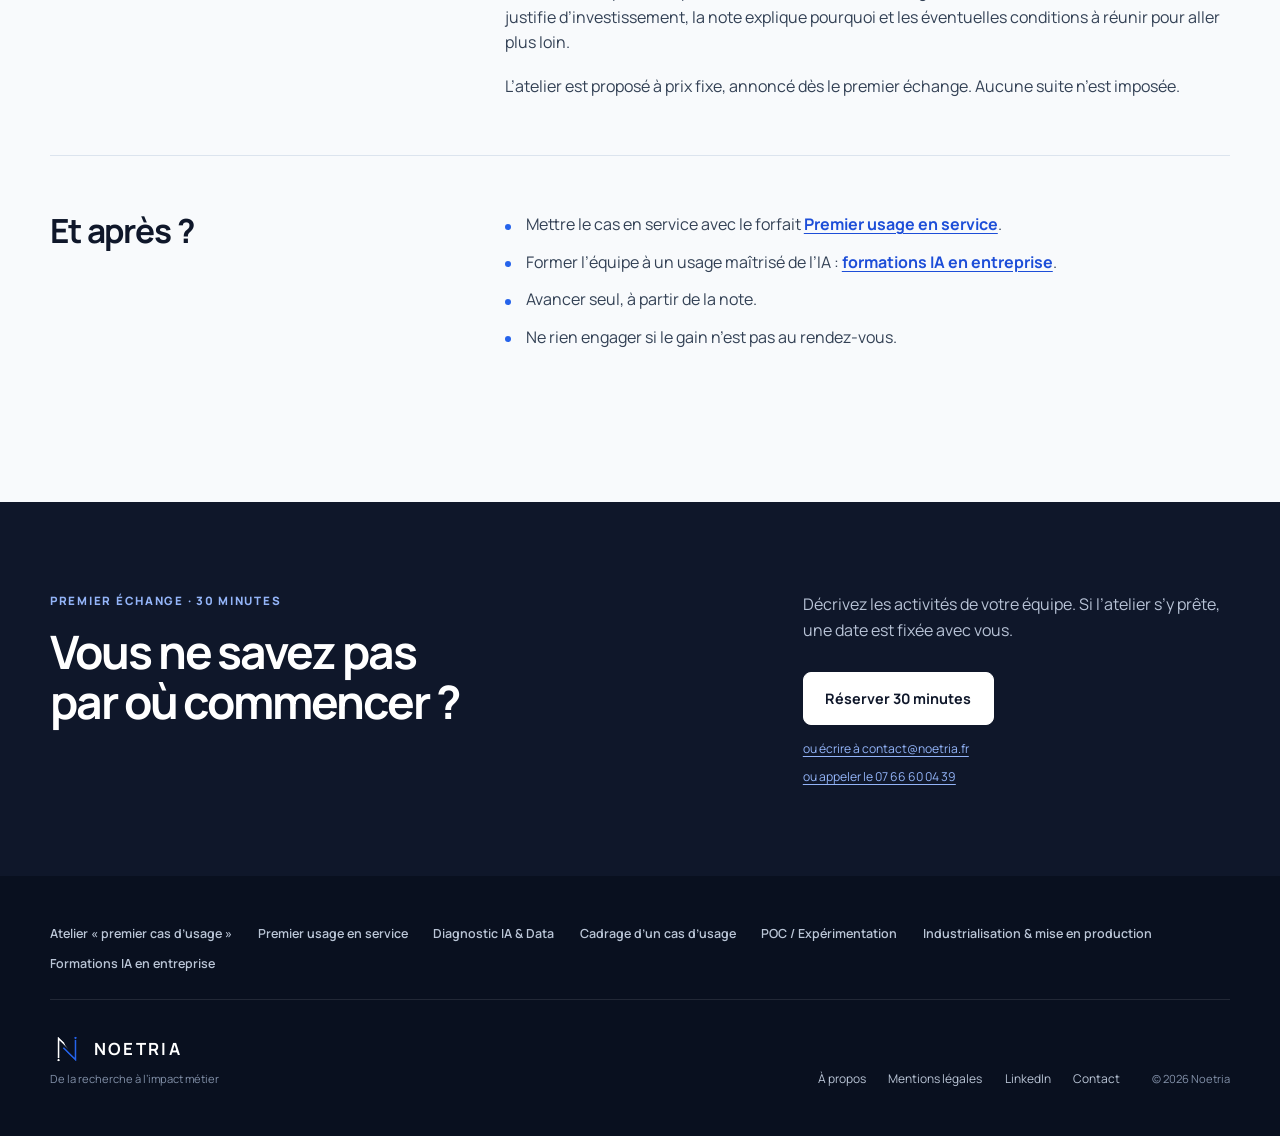
<file: atelier-premier-cas-usage/index.html>
<!DOCTYPE html>
<html lang="fr">
<head>
  <meta charset="UTF-8">
  <meta name="viewport" content="width=device-width, initial-scale=1.0">
  <title>Atelier IA pour PME : trouver un premier cas d'usage | Noetria</title>
  <meta name="description" content="Une demi-journée dans vos locaux pour repérer où l'IA vous fait gagner du temps, l'essayer sur vos documents et chiffrer la suite.">
  <meta name="robots" content="index, follow">
  <link rel="canonical" href="https://noetria.fr/atelier-premier-cas-usage/">
  <meta property="og:type" content="website">
  <meta property="og:site_name" content="Noetria">
  <meta property="og:title" content="Atelier IA pour PME : trouver un premier cas d'usage | Noetria">
  <meta property="og:description" content="Une demi-journée pour trouver votre premier usage utile de l'IA, avec un essai sur vos propres documents.">
  <meta property="og:url" content="https://noetria.fr/atelier-premier-cas-usage/">
  <meta property="og:image" content="https://noetria.fr/assets/images/social/noetria_image-de-partage_1200x630.png">
  <meta property="og:image:type" content="image/png">
  <meta property="og:image:width" content="1200">
  <meta property="og:image:height" content="630">
  <meta property="og:image:alt" content="Logo Noetria, De la recherche à l'impact métier">
  <meta property="og:locale" content="fr_FR">
  <meta name="twitter:card" content="summary_large_image">
  <meta name="twitter:title" content="Atelier IA pour PME : trouver un premier cas d'usage | Noetria">
  <meta name="twitter:description" content="Une demi-journée pour trouver votre premier usage utile de l'IA, avec un essai sur vos propres documents.">
  <meta name="twitter:image" content="https://noetria.fr/assets/images/social/noetria_image-de-partage_1200x630.png">
  <meta name="twitter:image:alt" content="Logo Noetria, De la recherche à l'impact métier">
  <link rel="icon" href="../assets/images/favicon-dark/favicon.ico" sizes="any">
  <link rel="icon" type="image/png" sizes="32x32" href="../assets/images/favicon-dark/favicon-32x32.png" media="(prefers-color-scheme: light)">
  <link rel="icon" type="image/png" sizes="32x32" href="../assets/images/favicon-light/favicon-32x32.png" media="(prefers-color-scheme: dark)">
  <link rel="apple-touch-icon" sizes="180x180" href="../assets/images/favicon-dark/apple-touch-icon.png">
  <link rel="manifest" href="../assets/images/favicon-dark/site.webmanifest">
  <meta name="theme-color" content="#0F172A">
  <link rel="preload" href="../assets/fonts/manrope/manrope-latin-400-normal.woff2" as="font" type="font/woff2" crossorigin><link rel="preload" href="../assets/fonts/manrope/manrope-latin-700-normal.woff2" as="font" type="font/woff2" crossorigin><link rel="stylesheet" href="../assets/css/fonts.css"><link rel="stylesheet" href="../assets/css/style.css">
  <script src="../assets/js/navigation.js" defer></script>
  <script type="application/ld+json">{"@context":"https://schema.org","@graph":[{"@type":"Service","@id":"https://noetria.fr/atelier-premier-cas-usage/#service","name":"Atelier « premier cas d'usage »","url":"https://noetria.fr/atelier-premier-cas-usage/","provider":{"@type":"Organization","@id":"https://noetria.fr/#organization","name":"Noetria","url":"https://noetria.fr/"},"areaServed":{"@type":"Country","name":"France"}},{"@type":"BreadcrumbList","itemListElement":[{"@type":"ListItem","position":1,"name":"Accueil","item":"https://noetria.fr/"},{"@type":"ListItem","position":2,"name":"Interventions","item":"https://noetria.fr/#offres"},{"@type":"ListItem","position":3,"name":"Atelier « premier cas d'usage »","item":"https://noetria.fr/atelier-premier-cas-usage/"}]}]}</script>
</head>
<body>
  <a class="skip-link" href="#contenu">Aller au contenu</a>
  <header class="site-header">
    <div class="site-header__inner">
      <a class="brand" href="../" aria-label="Noetria — accueil">
        <img src="../assets/images/logo/noetria_n-seul_pour-fond-clair_transparent_512x512.png" alt="" width="48" height="48">
        <span>Noetria</span>
      </a>
      <nav class="site-nav" aria-label="Navigation principale">
        <details class="nav-menu">
          <summary>Interventions</summary>
          <ul><li><a href="../atelier-premier-cas-usage/" aria-current="page">Atelier « premier cas d’usage »</a></li><li><a href="../premier-usage-en-service/">Premier usage en service</a></li><li><a href="../diagnostic-ia-data/">Diagnostic IA &amp; Data</a></li><li><a href="../cadrage-cas-usage-ia/">Cadrage d’un cas d’usage</a></li><li><a href="../poc-ia-data/">POC / Expérimentation</a></li><li><a href="../industrialisation-ia-data/">Industrialisation &amp; mise en production</a></li><li><a href="../formation-ia-entreprise/">Formations IA en entreprise</a></li></ul>
        </details>
        <a href="../#realisations">Réalisations</a><a href="../a-propos/">À propos</a>
      </nav>
      <a class="button button--small site-header__cta" href="../rendez-vous/">Réserver 30 minutes</a>
      <a class="site-header__call" href="tel:+33766600439">Appeler</a>
      <details class="mobile-menu">
        <summary>Menu</summary>
        <nav class="mobile-menu__panel" aria-label="Navigation mobile">
          <p class="mobile-menu__label">Interventions</p>
          <ul><li><a href="../atelier-premier-cas-usage/" aria-current="page">Atelier « premier cas d’usage »</a></li><li><a href="../premier-usage-en-service/">Premier usage en service</a></li><li><a href="../diagnostic-ia-data/">Diagnostic IA &amp; Data</a></li><li><a href="../cadrage-cas-usage-ia/">Cadrage d’un cas d’usage</a></li><li><a href="../poc-ia-data/">POC / Expérimentation</a></li><li><a href="../industrialisation-ia-data/">Industrialisation &amp; mise en production</a></li><li><a href="../formation-ia-entreprise/">Formations IA en entreprise</a></li></ul>
          <ul class="mobile-menu__secondary"><li><a href="../#realisations">Réalisations</a></li><li><a href="../a-propos/">À propos</a></li><li><a href="../rendez-vous/">Réserver 30 minutes</a></li></ul>
        </nav>
      </details>
    </div>
  </header>

  <main id="contenu">
    <section class="page-hero">
      <div class="page-hero__inner">
        <nav class="breadcrumb" aria-label="Fil d’Ariane"><ol><li><a href="../">Accueil</a></li><li><a href="../#offres">Interventions</a></li><li><span aria-current="page">Atelier « premier cas d’usage »</span></li></ol></nav>
        <p class="eyebrow">Format d’entrée</p>
        <h1>Atelier « premier cas d’usage »</h1>
        <p class="page-hero__lead">Vous entendez parler d’IA, certains de vos salariés l’utilisent déjà, mais vous ne savez pas par où commencer ni ce que cela coûterait. En une demi-journée dans vos locaux, Noetria passe vos tâches en revue, évalue un premier cas et, si les documents et les accès le permettent, l’essaie sur vos propres documents.</p>
          <p class="page-hero__switch">Votre organisation doit comparer de nombreuses pistes entre plusieurs directions ? Le <a href="../diagnostic-ia-data/">Diagnostic IA &amp; Data</a> est plus adapté.</p>
        <div class="hero__actions">
          <a class="button" href="../rendez-vous/">Réserver 30 minutes</a>
          <a class="text-link" href="../#offres">Voir toutes les interventions <span aria-hidden="true">→</span></a>
        </div>
      </div>
    </section>

    <div class="page-body">
      <section class="page-block">
        <h2>Quand faire un atelier ?</h2>
        <div class="page-block__body">
          <ul class="check-list"><li>Des tâches répétitives prennent du temps : factures, devis, réponses aux appels d’offres, courriers, recherche d’informations.</li><li>Vos équipes utilisent déjà un assistant IA, sans cadre ni méthode.</li><li>Vous voulez un avis indépendant avant d’acheter un outil.</li><li>Vous voulez voir un résultat sur vos propres documents.</li></ul>
        </div>
      </section>
      <section class="page-block">
        <h2>Ce que vous obtenez</h2>
        <div class="page-block__body">
          <ul class="check-list"><li><strong>Une revue de vos tâches</strong> : celles où l’IA ou l’automatisation apporte un gain réel, et celles où elle n’apporte rien.</li><li><strong>Un premier cas évalué</strong> avec vous sur des critères simples : temps gagné, risque, facilité de mise en place.</li><li><strong>Un essai en séance</strong>, lorsque le cas, les documents et les accès validés en amont le permettent, pour juger sur pièces.</li><li><strong>Une note de décision et un chiffrage</strong> : ce qu’il faut pour mettre ce cas en service, et s’il vaut mieux ne rien engager.</li></ul>
        </div>
      </section>
      <section class="page-block">
        <h2>Comment se déroule l’atelier</h2>
        <div class="page-block__body">
          <p>Avant l’atelier, un échange de 30 minutes permet de comprendre votre activité. Vous rassemblez quelques documents réels : factures, devis, dossiers types. L’usage de vos données dans un outil d’IA est décidé avec vous avant tout essai.</p>
          <p>Le jour de l’atelier, Noetria travaille avec vous et une ou deux personnes de l’équipe : revue des tâches, choix d’un cas, essai en direct, premières conclusions. Vous recevez ensuite une note courte et, lorsqu’un cas pertinent est confirmé, le chiffrage de sa mise en service. Si aucun cas ne justifie d’investissement, la note explique pourquoi et les éventuelles conditions à réunir pour aller plus loin.</p>
          <p>L’atelier est proposé à prix fixe, annoncé dès le premier échange. Aucune suite n’est imposée.</p>
        </div>
      </section>
      <section class="page-block">
        <h2>Et après ?</h2>
        <div class="page-block__body">
          <ul class="check-list"><li>Mettre le cas en service avec le forfait <a href="../premier-usage-en-service/">Premier usage en service</a>.</li><li>Former l’équipe à un usage maîtrisé de l’IA : <a href="../formation-ia-entreprise/">formations IA en entreprise</a>.</li><li>Avancer seul, à partir de la note.</li><li>Ne rien engager si le gain n’est pas au rendez-vous.</li></ul>
        </div>
      </section>
    </div>

    <section class="cta" aria-labelledby="cta-titre">
      <div><p class="eyebrow">Premier échange · 30 minutes</p><h2 id="cta-titre">Vous ne savez pas par où commencer ?</h2></div>
      <div class="cta__action"><p>Décrivez les activités de votre équipe. Si l’atelier s’y prête, une date est fixée avec vous.</p><a class="button button--light" href="../rendez-vous/">Réserver 30 minutes</a><a href="mailto:contact@noetria.fr">ou écrire à contact@noetria.fr</a><a href="tel:+33766600439">ou appeler le 07 66 60 04 39</a></div>
    </section>
  </main>

  <footer class="footer">
    <nav class="footer__offers" aria-label="Interventions"><a href="../atelier-premier-cas-usage/">Atelier « premier cas d’usage »</a><a href="../premier-usage-en-service/">Premier usage en service</a><a href="../diagnostic-ia-data/">Diagnostic IA &amp; Data</a><a href="../cadrage-cas-usage-ia/">Cadrage d’un cas d’usage</a><a href="../poc-ia-data/">POC / Expérimentation</a><a href="../industrialisation-ia-data/">Industrialisation &amp; mise en production</a><a href="../formation-ia-entreprise/">Formations IA en entreprise</a></nav>
    <div class="footer__brand"><div class="footer__logo"><img src="../assets/images/logo/noetria_n-seul_pour-fond-sombre_transparent_512x512.png" alt="" width="34" height="34"><strong>Noetria</strong></div><span>De la recherche à l’impact métier</span></div>
    <nav class="footer__links" aria-label="Liens de pied de page"><a href="../a-propos/">À propos</a><a href="../mentions-legales.html">Mentions légales</a><a href="https://www.linkedin.com/company/noetria/" target="_blank" rel="noopener noreferrer">LinkedIn</a><a href="mailto:contact@noetria.fr">Contact</a></nav>
    <span class="footer__copyright">© 2026 Noetria</span>
  </footer>
</body>
</html>
</file>
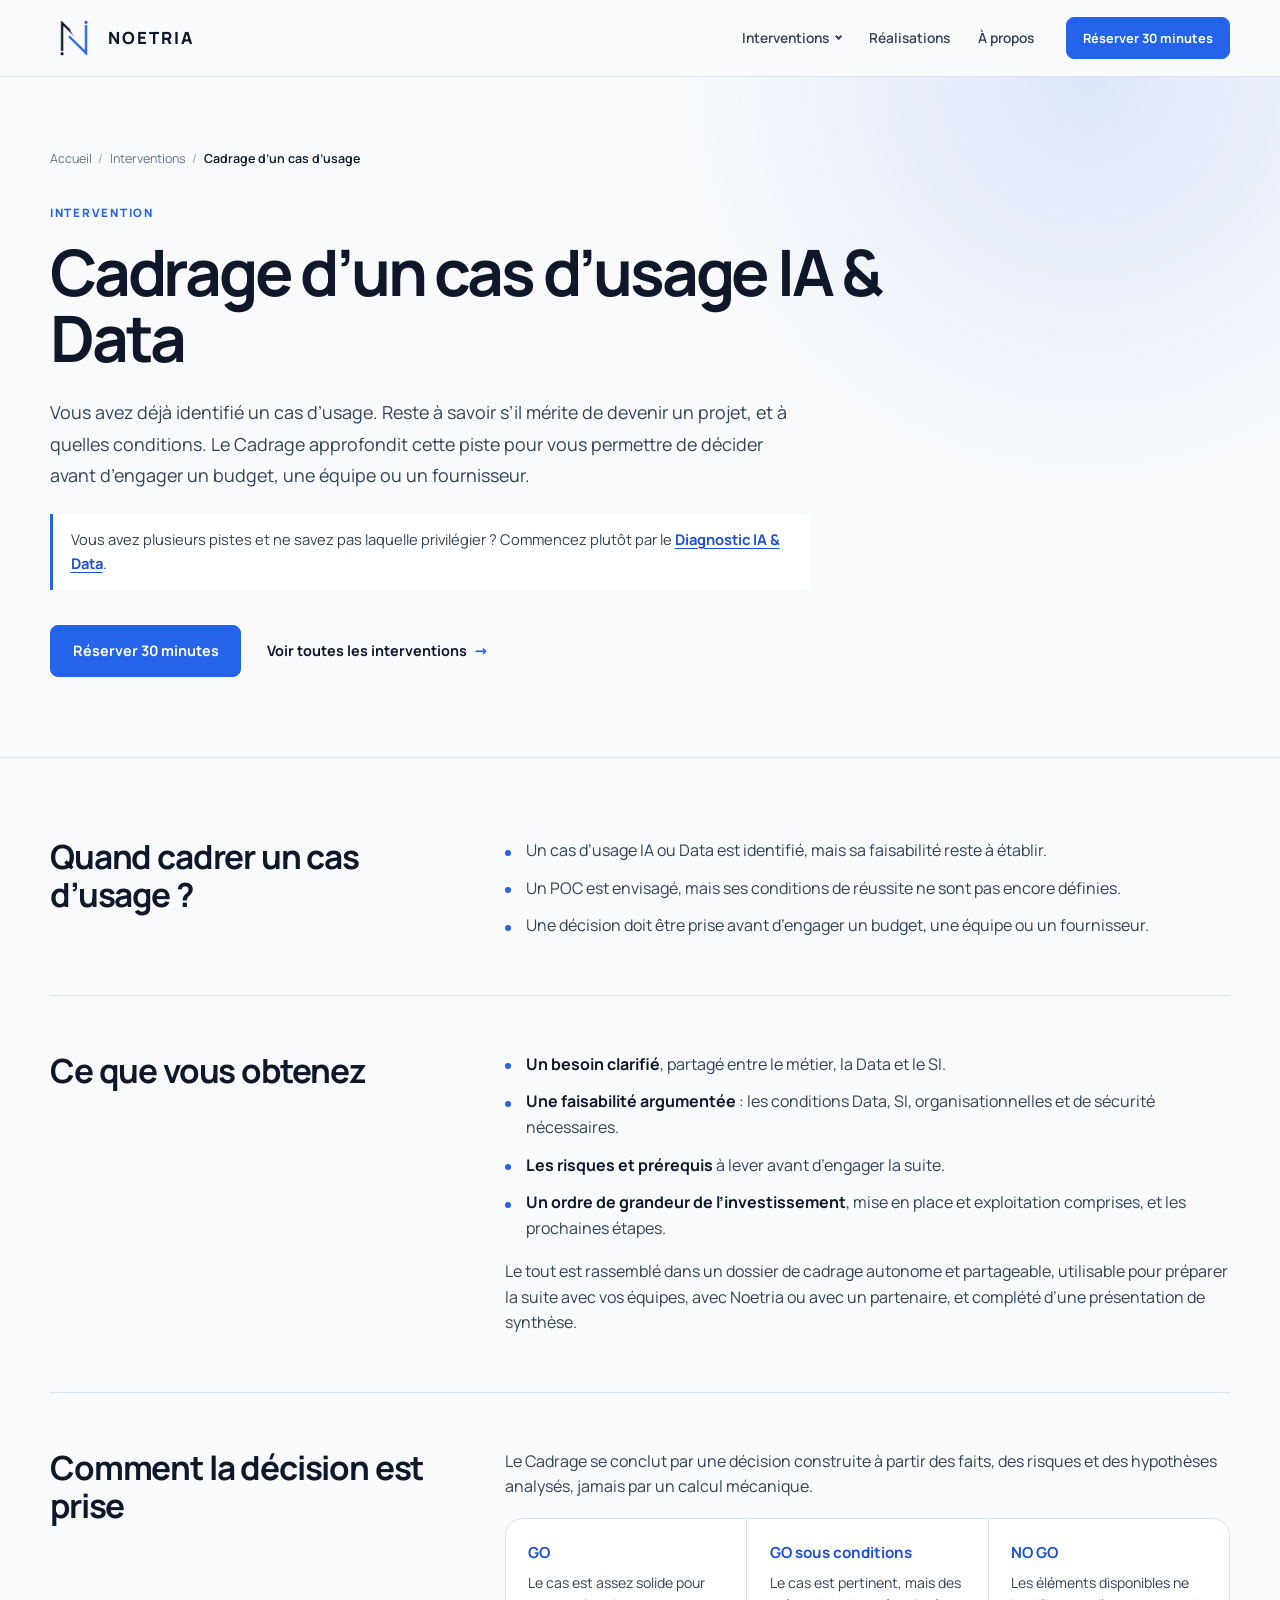
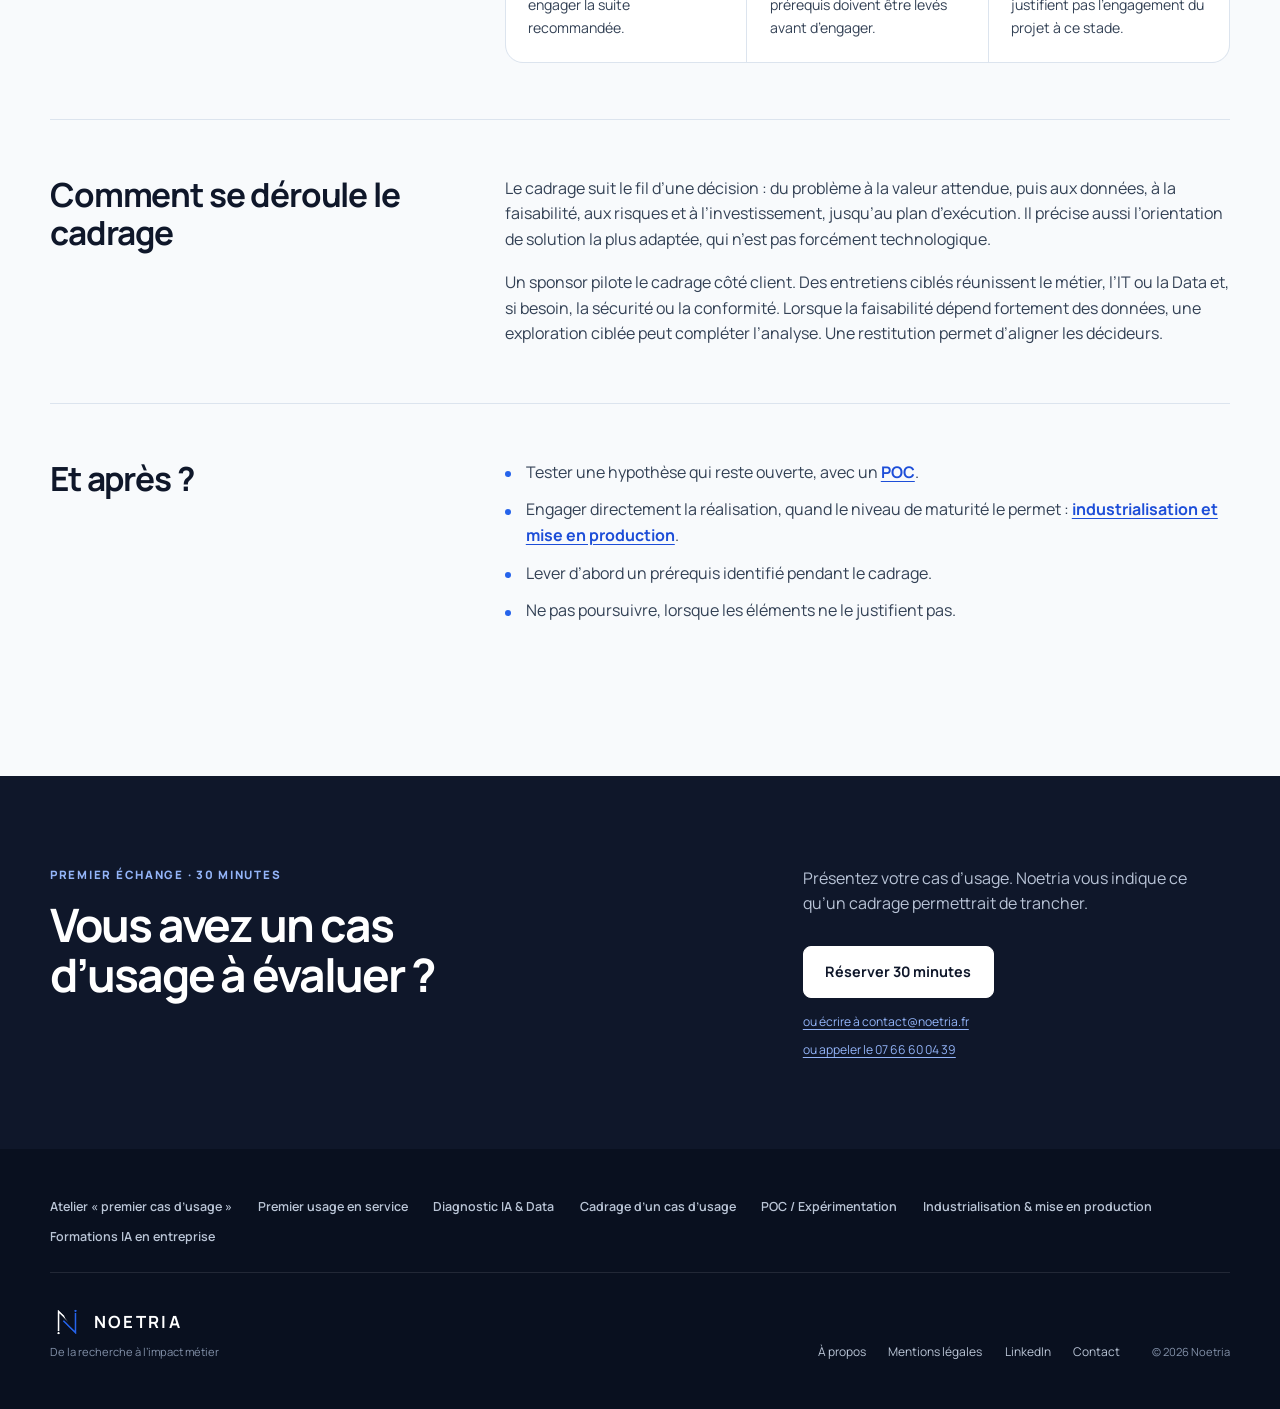
<file: cadrage-cas-usage-ia/index.html>
<!DOCTYPE html>
<html lang="fr">
<head>
  <meta charset="UTF-8">
  <meta name="viewport" content="width=device-width, initial-scale=1.0">
  <title>Cadrage de cas d'usage IA : faisabilité et décision | Noetria</title>
  <meta name="description" content="Votre cas d'usage IA ou Data mérite-t-il de devenir un projet ? Valeur, faisabilité, risques, investissement : une décision argumentée avant d'engager.">
  <meta name="robots" content="index, follow">
  <link rel="canonical" href="https://noetria.fr/cadrage-cas-usage-ia/">
  <meta property="og:type" content="website">
  <meta property="og:site_name" content="Noetria">
  <meta property="og:title" content="Cadrage de cas d'usage IA : faisabilité et décision | Noetria">
  <meta property="og:description" content="Votre cas d'usage IA ou Data mérite-t-il de devenir un projet ? Valeur, faisabilité, risques, investissement : une décision argumentée avant d'engager.">
  <meta property="og:url" content="https://noetria.fr/cadrage-cas-usage-ia/">
  <meta property="og:image" content="https://noetria.fr/assets/images/social/noetria_image-de-partage_1200x630.png">
  <meta property="og:image:type" content="image/png">
  <meta property="og:image:width" content="1200">
  <meta property="og:image:height" content="630">
  <meta property="og:image:alt" content="Logo Noetria, De la recherche à l'impact métier">
  <meta property="og:locale" content="fr_FR">
  <meta name="twitter:card" content="summary_large_image">
  <meta name="twitter:title" content="Cadrage de cas d'usage IA : faisabilité et décision | Noetria">
  <meta name="twitter:description" content="Votre cas d'usage IA ou Data mérite-t-il de devenir un projet ? Valeur, faisabilité, risques, investissement : une décision argumentée avant d'engager.">
  <meta name="twitter:image" content="https://noetria.fr/assets/images/social/noetria_image-de-partage_1200x630.png">
  <meta name="twitter:image:alt" content="Logo Noetria, De la recherche à l'impact métier">
  <link rel="icon" href="../assets/images/favicon-dark/favicon.ico" sizes="any">
  <link rel="icon" type="image/png" sizes="32x32" href="../assets/images/favicon-dark/favicon-32x32.png" media="(prefers-color-scheme: light)">
  <link rel="icon" type="image/png" sizes="32x32" href="../assets/images/favicon-light/favicon-32x32.png" media="(prefers-color-scheme: dark)">
  <link rel="apple-touch-icon" sizes="180x180" href="../assets/images/favicon-dark/apple-touch-icon.png">
  <link rel="manifest" href="../assets/images/favicon-dark/site.webmanifest">
  <meta name="theme-color" content="#0F172A">
  <link rel="preload" href="../assets/fonts/manrope/manrope-latin-400-normal.woff2" as="font" type="font/woff2" crossorigin><link rel="preload" href="../assets/fonts/manrope/manrope-latin-700-normal.woff2" as="font" type="font/woff2" crossorigin><link rel="stylesheet" href="../assets/css/fonts.css"><link rel="stylesheet" href="../assets/css/style.css">
  <script src="../assets/js/navigation.js" defer></script>
  <script type="application/ld+json">{"@context":"https://schema.org","@graph":[{"@type":"Service","@id":"https://noetria.fr/cadrage-cas-usage-ia/#service","name":"Cadrage d'un cas d'usage IA & Data","url":"https://noetria.fr/cadrage-cas-usage-ia/","provider":{"@type":"Organization","@id":"https://noetria.fr/#organization","name":"Noetria","url":"https://noetria.fr/"},"areaServed":{"@type":"Country","name":"France"}},{"@type":"BreadcrumbList","itemListElement":[{"@type":"ListItem","position":1,"name":"Accueil","item":"https://noetria.fr/"},{"@type":"ListItem","position":2,"name":"Interventions","item":"https://noetria.fr/#offres"},{"@type":"ListItem","position":3,"name":"Cadrage d'un cas d'usage IA & Data","item":"https://noetria.fr/cadrage-cas-usage-ia/"}]}]}</script>
</head>
<body>
  <a class="skip-link" href="#contenu">Aller au contenu</a>
  <header class="site-header">
    <div class="site-header__inner">
      <a class="brand" href="../" aria-label="Noetria — accueil">
        <img src="../assets/images/logo/noetria_n-seul_pour-fond-clair_transparent_512x512.png" alt="" width="48" height="48">
        <span>Noetria</span>
      </a>
      <nav class="site-nav" aria-label="Navigation principale">
        <details class="nav-menu">
          <summary>Interventions</summary>
          <ul><li><a href="../atelier-premier-cas-usage/">Atelier « premier cas d’usage »</a></li><li><a href="../premier-usage-en-service/">Premier usage en service</a></li><li><a href="../diagnostic-ia-data/">Diagnostic IA &amp; Data</a></li><li><a href="../cadrage-cas-usage-ia/" aria-current="page">Cadrage d’un cas d’usage</a></li><li><a href="../poc-ia-data/">POC / Expérimentation</a></li><li><a href="../industrialisation-ia-data/">Industrialisation &amp; mise en production</a></li><li><a href="../formation-ia-entreprise/">Formations IA en entreprise</a></li></ul>
        </details>
        <a href="../#realisations">Réalisations</a><a href="../a-propos/">À propos</a>
      </nav>
      <a class="button button--small site-header__cta" href="../rendez-vous/">Réserver 30 minutes</a>
      <a class="site-header__call" href="tel:+33766600439">Appeler</a>
      <details class="mobile-menu">
        <summary>Menu</summary>
        <nav class="mobile-menu__panel" aria-label="Navigation mobile">
          <p class="mobile-menu__label">Interventions</p>
          <ul><li><a href="../atelier-premier-cas-usage/">Atelier « premier cas d’usage »</a></li><li><a href="../premier-usage-en-service/">Premier usage en service</a></li><li><a href="../diagnostic-ia-data/">Diagnostic IA &amp; Data</a></li><li><a href="../cadrage-cas-usage-ia/" aria-current="page">Cadrage d’un cas d’usage</a></li><li><a href="../poc-ia-data/">POC / Expérimentation</a></li><li><a href="../industrialisation-ia-data/">Industrialisation &amp; mise en production</a></li><li><a href="../formation-ia-entreprise/">Formations IA en entreprise</a></li></ul>
          <ul class="mobile-menu__secondary"><li><a href="../#realisations">Réalisations</a></li><li><a href="../a-propos/">À propos</a></li><li><a href="../rendez-vous/">Réserver 30 minutes</a></li></ul>
        </nav>
      </details>
    </div>
  </header>

  <main id="contenu">
    <section class="page-hero">
      <div class="page-hero__inner">
        <nav class="breadcrumb" aria-label="Fil d’Ariane"><ol><li><a href="../">Accueil</a></li><li><a href="../#offres">Interventions</a></li><li><span aria-current="page">Cadrage d’un cas d’usage</span></li></ol></nav>
        <p class="eyebrow">Intervention</p>
        <h1>Cadrage d’un cas d’usage IA &amp; Data</h1>
        <p class="page-hero__lead">Vous avez déjà identifié un cas d’usage. Reste à savoir s’il mérite de devenir un projet, et à quelles conditions. Le Cadrage approfondit cette piste pour vous permettre de décider avant d’engager un budget, une équipe ou un fournisseur.</p>
          <p class="page-hero__switch">Vous avez plusieurs pistes et ne savez pas laquelle privilégier ? Commencez plutôt par le <a href="../diagnostic-ia-data/">Diagnostic IA &amp; Data</a>.</p>
        <div class="hero__actions">
          <a class="button" href="../rendez-vous/">Réserver 30 minutes</a>
          <a class="text-link" href="../#offres">Voir toutes les interventions <span aria-hidden="true">→</span></a>
        </div>
      </div>
    </section>

    <div class="page-body">
      <section class="page-block">
        <h2>Quand cadrer un cas d’usage ?</h2>
        <div class="page-block__body">
          <ul class="check-list"><li>Un cas d’usage IA ou Data est identifié, mais sa faisabilité reste à établir.</li><li>Un POC est envisagé, mais ses conditions de réussite ne sont pas encore définies.</li><li>Une décision doit être prise avant d’engager un budget, une équipe ou un fournisseur.</li></ul>
        </div>
      </section>
      <section class="page-block">
        <h2>Ce que vous obtenez</h2>
        <div class="page-block__body">
          <ul class="check-list"><li><strong>Un besoin clarifié</strong>, partagé entre le métier, la Data et le SI.</li><li><strong>Une faisabilité argumentée</strong> : les conditions Data, SI, organisationnelles et de sécurité nécessaires.</li><li><strong>Les risques et prérequis</strong> à lever avant d’engager la suite.</li><li><strong>Un ordre de grandeur de l’investissement</strong>, mise en place et exploitation comprises, et les prochaines étapes.</li></ul>
          <p>Le tout est rassemblé dans un dossier de cadrage autonome et partageable, utilisable pour préparer la suite avec vos équipes, avec Noetria ou avec un partenaire, et complété d’une présentation de synthèse.</p>
        </div>
      </section>
      <section class="page-block">
        <h2>Comment la décision est prise</h2>
        <div class="page-block__body">
          <p>Le Cadrage se conclut par une décision construite à partir des faits, des risques et des hypothèses analysés, jamais par un calcul mécanique.</p>
          <div class="decision-grid"><div><strong>GO</strong><p>Le cas est assez solide pour engager la suite recommandée.</p></div><div><strong>GO sous conditions</strong><p>Le cas est pertinent, mais des prérequis doivent être levés avant d’engager.</p></div><div><strong>NO GO</strong><p>Les éléments disponibles ne justifient pas l’engagement du projet à ce stade.</p></div></div>
        </div>
      </section>
      <section class="page-block">
        <h2>Comment se déroule le cadrage</h2>
        <div class="page-block__body">
          <p>Le cadrage suit le fil d’une décision : du problème à la valeur attendue, puis aux données, à la faisabilité, aux risques et à l’investissement, jusqu’au plan d’exécution. Il précise aussi l’orientation de solution la plus adaptée, qui n’est pas forcément technologique.</p>
          <p>Un sponsor pilote le cadrage côté client. Des entretiens ciblés réunissent le métier, l’IT ou la Data et, si besoin, la sécurité ou la conformité. Lorsque la faisabilité dépend fortement des données, une exploration ciblée peut compléter l’analyse. Une restitution permet d’aligner les décideurs.</p>
        </div>
      </section>
      <section class="page-block">
        <h2>Et après ?</h2>
        <div class="page-block__body">
          <ul class="check-list"><li>Tester une hypothèse qui reste ouverte, avec un <a href="../poc-ia-data/">POC</a>.</li><li>Engager directement la réalisation, quand le niveau de maturité le permet : <a href="../industrialisation-ia-data/">industrialisation et mise en production</a>.</li><li>Lever d’abord un prérequis identifié pendant le cadrage.</li><li>Ne pas poursuivre, lorsque les éléments ne le justifient pas.</li></ul>
        </div>
      </section>
    </div>

    <section class="cta" aria-labelledby="cta-titre">
      <div><p class="eyebrow">Premier échange · 30 minutes</p><h2 id="cta-titre">Vous avez un cas d’usage à évaluer ?</h2></div>
      <div class="cta__action"><p>Présentez votre cas d’usage. Noetria vous indique ce qu’un cadrage permettrait de trancher.</p><a class="button button--light" href="../rendez-vous/">Réserver 30 minutes</a><a href="mailto:contact@noetria.fr">ou écrire à contact@noetria.fr</a><a href="tel:+33766600439">ou appeler le 07 66 60 04 39</a></div>
    </section>
  </main>

  <footer class="footer">
    <nav class="footer__offers" aria-label="Interventions"><a href="../atelier-premier-cas-usage/">Atelier « premier cas d’usage »</a><a href="../premier-usage-en-service/">Premier usage en service</a><a href="../diagnostic-ia-data/">Diagnostic IA &amp; Data</a><a href="../cadrage-cas-usage-ia/">Cadrage d’un cas d’usage</a><a href="../poc-ia-data/">POC / Expérimentation</a><a href="../industrialisation-ia-data/">Industrialisation &amp; mise en production</a><a href="../formation-ia-entreprise/">Formations IA en entreprise</a></nav>
    <div class="footer__brand"><div class="footer__logo"><img src="../assets/images/logo/noetria_n-seul_pour-fond-sombre_transparent_512x512.png" alt="" width="34" height="34"><strong>Noetria</strong></div><span>De la recherche à l’impact métier</span></div>
    <nav class="footer__links" aria-label="Liens de pied de page"><a href="../a-propos/">À propos</a><a href="../mentions-legales.html">Mentions légales</a><a href="https://www.linkedin.com/company/noetria/" target="_blank" rel="noopener noreferrer">LinkedIn</a><a href="mailto:contact@noetria.fr">Contact</a></nav>
    <span class="footer__copyright">© 2026 Noetria</span>
  </footer>
</body>
</html>
</file>
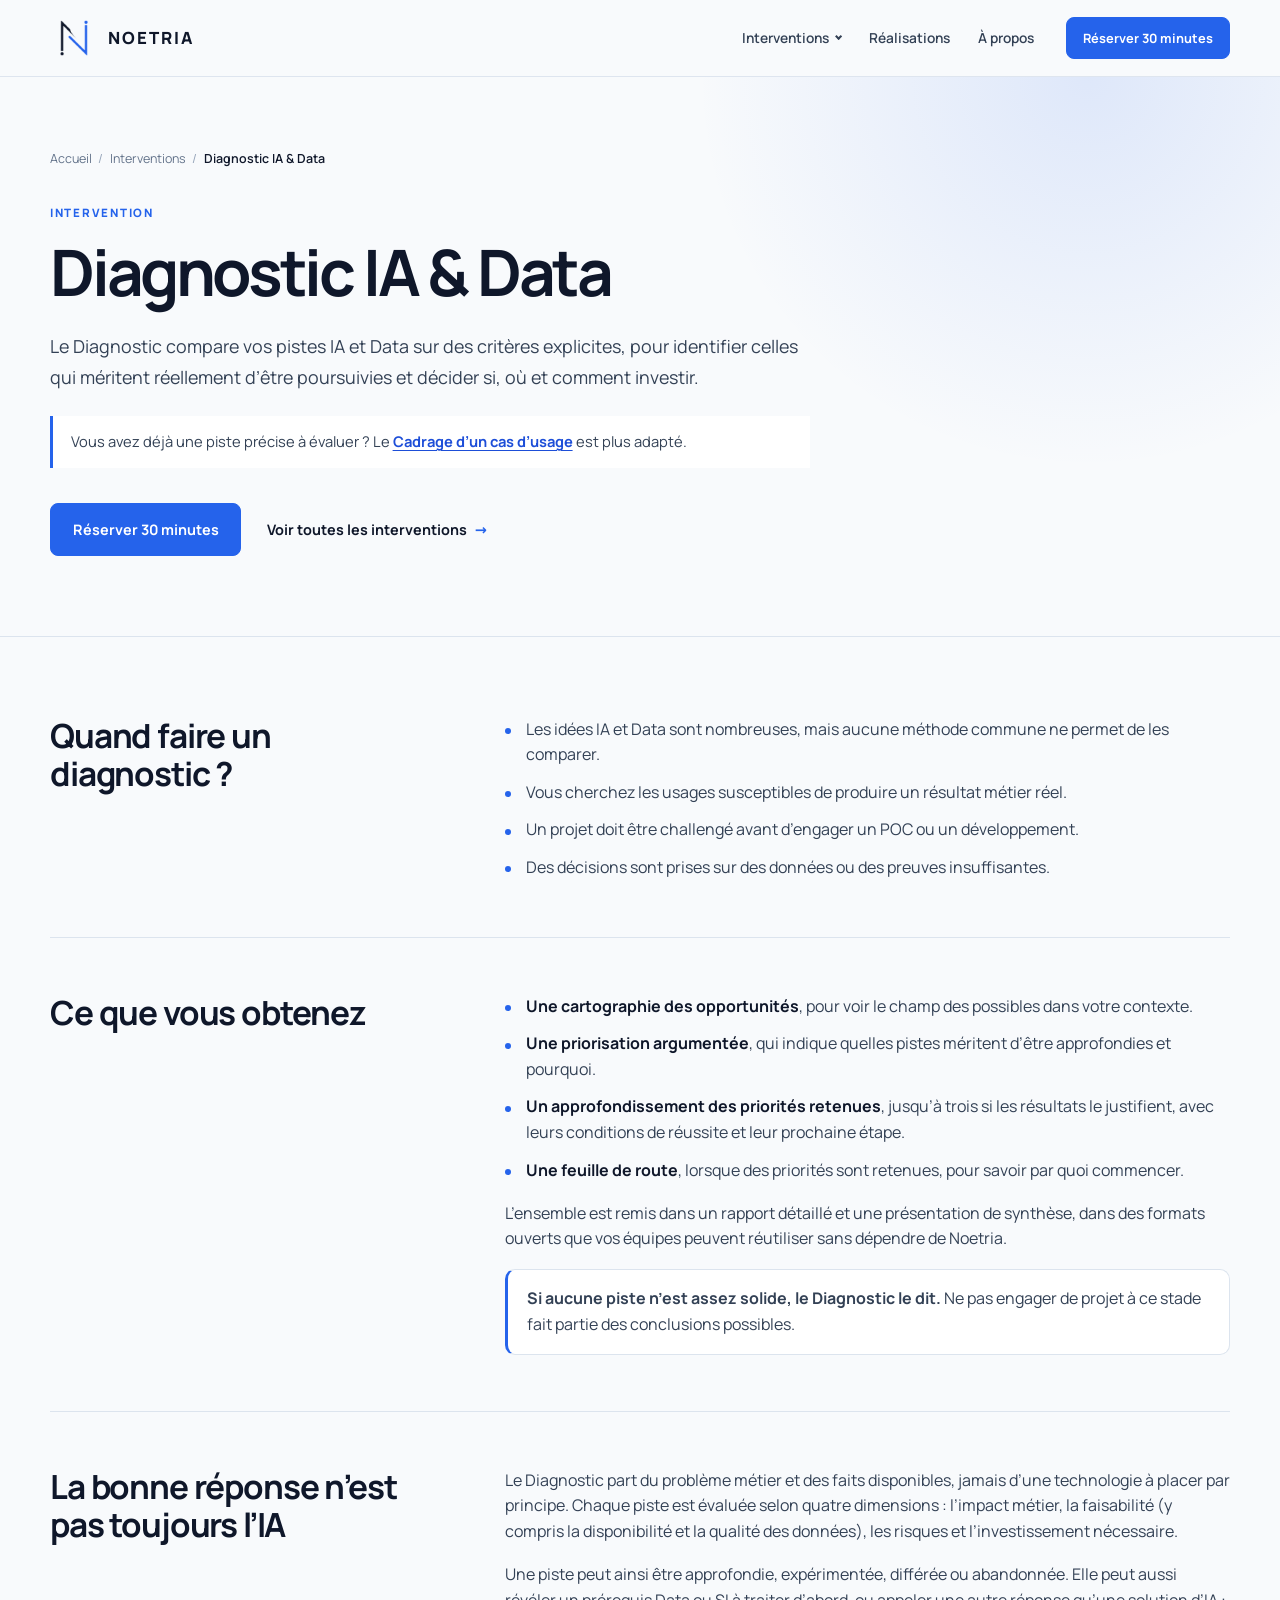
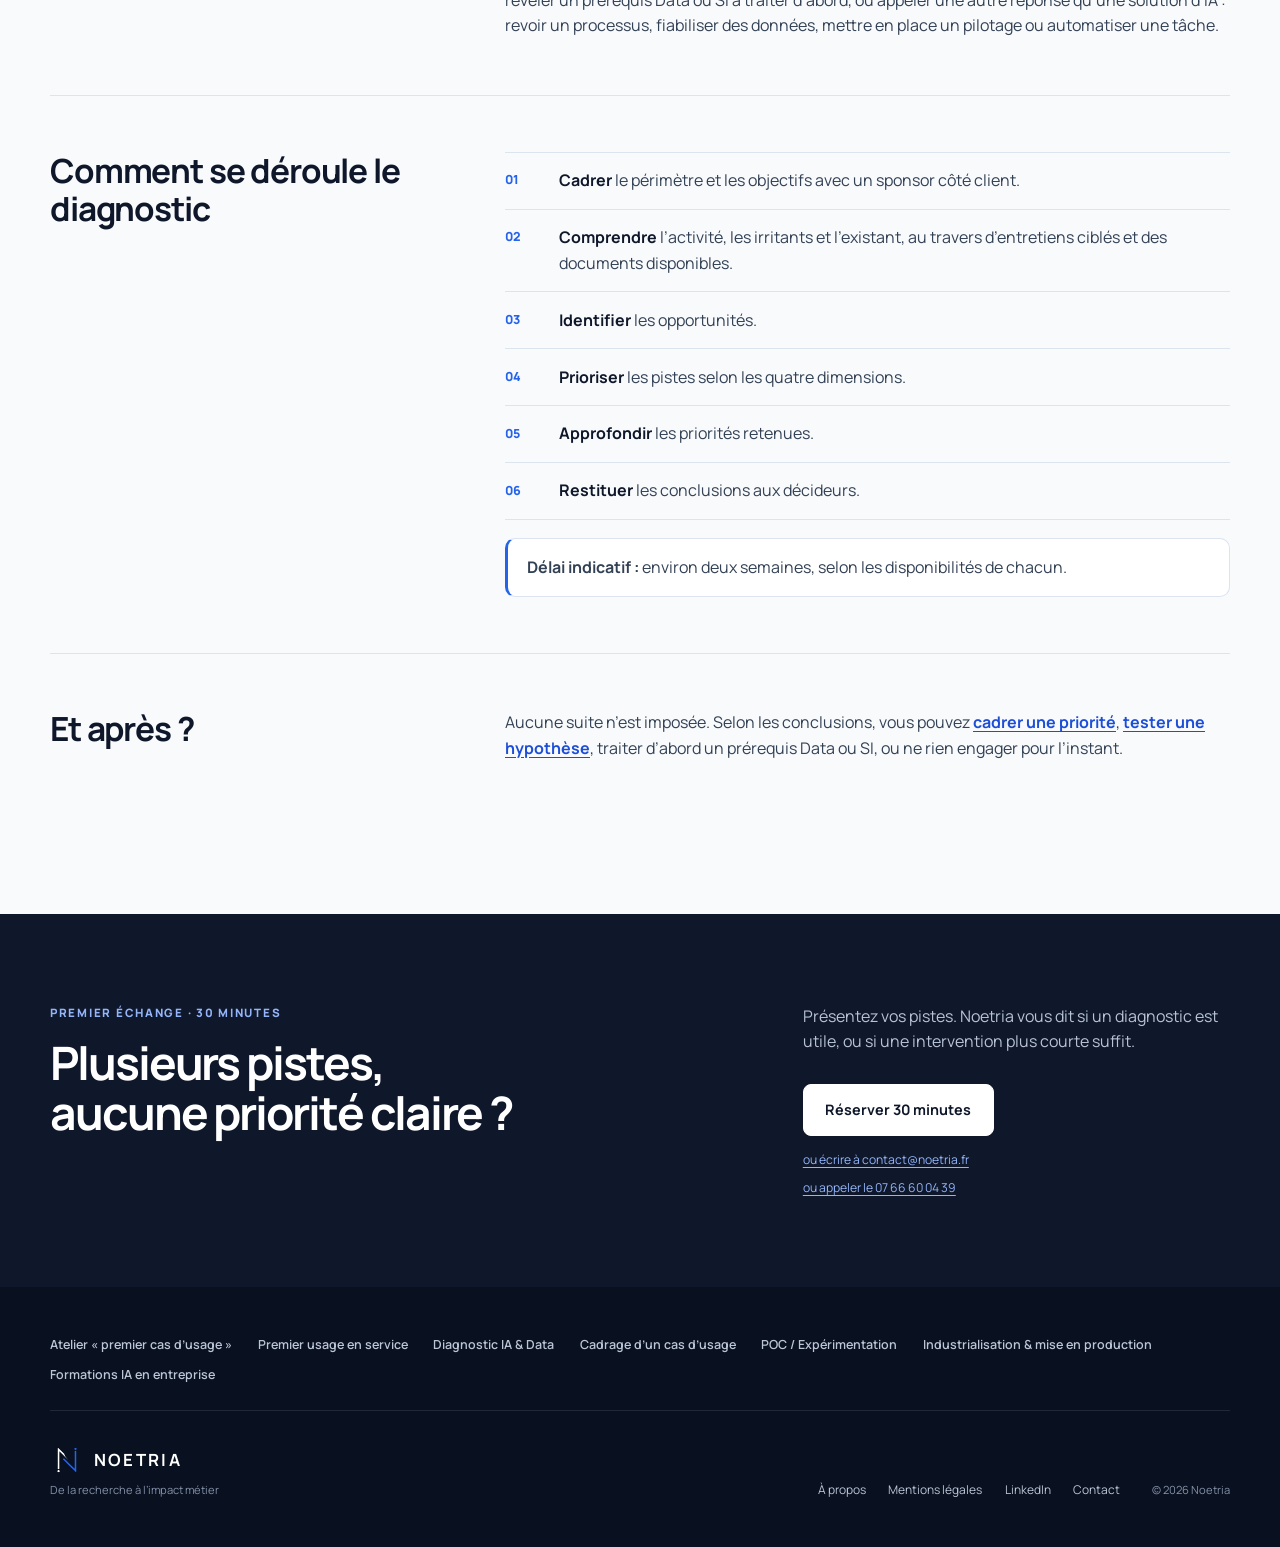
<file: diagnostic-ia-data/index.html>
<!DOCTYPE html>
<html lang="fr">
<head>
  <meta charset="UTF-8">
  <meta name="viewport" content="width=device-width, initial-scale=1.0">
  <title>Diagnostic IA &amp; Data : identifier vos priorités | Noetria</title>
  <meta name="description" content="Comparer vos pistes IA et Data et identifier celles qui méritent d'être poursuivies, pour décider où investir sur des faits, sans suite imposée.">
  <meta name="robots" content="index, follow">
  <link rel="canonical" href="https://noetria.fr/diagnostic-ia-data/">
  <meta property="og:type" content="website">
  <meta property="og:site_name" content="Noetria">
  <meta property="og:title" content="Diagnostic IA &amp; Data : identifier vos priorités | Noetria">
  <meta property="og:description" content="Comparer vos pistes IA et Data et identifier celles qui méritent d'être poursuivies, pour décider où investir sur des faits, sans suite imposée.">
  <meta property="og:url" content="https://noetria.fr/diagnostic-ia-data/">
  <meta property="og:image" content="https://noetria.fr/assets/images/social/noetria_image-de-partage_1200x630.png">
  <meta property="og:image:type" content="image/png">
  <meta property="og:image:width" content="1200">
  <meta property="og:image:height" content="630">
  <meta property="og:image:alt" content="Logo Noetria, De la recherche à l'impact métier">
  <meta property="og:locale" content="fr_FR">
  <meta name="twitter:card" content="summary_large_image">
  <meta name="twitter:title" content="Diagnostic IA &amp; Data : identifier vos priorités | Noetria">
  <meta name="twitter:description" content="Comparer vos pistes IA et Data et identifier celles qui méritent d'être poursuivies, pour décider où investir sur des faits, sans suite imposée.">
  <meta name="twitter:image" content="https://noetria.fr/assets/images/social/noetria_image-de-partage_1200x630.png">
  <meta name="twitter:image:alt" content="Logo Noetria, De la recherche à l'impact métier">
  <link rel="icon" href="../assets/images/favicon-dark/favicon.ico" sizes="any">
  <link rel="icon" type="image/png" sizes="32x32" href="../assets/images/favicon-dark/favicon-32x32.png" media="(prefers-color-scheme: light)">
  <link rel="icon" type="image/png" sizes="32x32" href="../assets/images/favicon-light/favicon-32x32.png" media="(prefers-color-scheme: dark)">
  <link rel="apple-touch-icon" sizes="180x180" href="../assets/images/favicon-dark/apple-touch-icon.png">
  <link rel="manifest" href="../assets/images/favicon-dark/site.webmanifest">
  <meta name="theme-color" content="#0F172A">
  <link rel="preload" href="../assets/fonts/manrope/manrope-latin-400-normal.woff2" as="font" type="font/woff2" crossorigin><link rel="preload" href="../assets/fonts/manrope/manrope-latin-700-normal.woff2" as="font" type="font/woff2" crossorigin><link rel="stylesheet" href="../assets/css/fonts.css"><link rel="stylesheet" href="../assets/css/style.css">
  <script src="../assets/js/navigation.js" defer></script>
  <script type="application/ld+json">{"@context":"https://schema.org","@graph":[{"@type":"Service","@id":"https://noetria.fr/diagnostic-ia-data/#service","name":"Diagnostic IA & Data","url":"https://noetria.fr/diagnostic-ia-data/","provider":{"@type":"Organization","@id":"https://noetria.fr/#organization","name":"Noetria","url":"https://noetria.fr/"},"areaServed":{"@type":"Country","name":"France"}},{"@type":"BreadcrumbList","itemListElement":[{"@type":"ListItem","position":1,"name":"Accueil","item":"https://noetria.fr/"},{"@type":"ListItem","position":2,"name":"Interventions","item":"https://noetria.fr/#offres"},{"@type":"ListItem","position":3,"name":"Diagnostic IA & Data","item":"https://noetria.fr/diagnostic-ia-data/"}]}]}</script>
</head>
<body>
  <a class="skip-link" href="#contenu">Aller au contenu</a>
  <header class="site-header">
    <div class="site-header__inner">
      <a class="brand" href="../" aria-label="Noetria — accueil">
        <img src="../assets/images/logo/noetria_n-seul_pour-fond-clair_transparent_512x512.png" alt="" width="48" height="48">
        <span>Noetria</span>
      </a>
      <nav class="site-nav" aria-label="Navigation principale">
        <details class="nav-menu">
          <summary>Interventions</summary>
          <ul><li><a href="../atelier-premier-cas-usage/">Atelier « premier cas d’usage »</a></li><li><a href="../premier-usage-en-service/">Premier usage en service</a></li><li><a href="../diagnostic-ia-data/" aria-current="page">Diagnostic IA &amp; Data</a></li><li><a href="../cadrage-cas-usage-ia/">Cadrage d’un cas d’usage</a></li><li><a href="../poc-ia-data/">POC / Expérimentation</a></li><li><a href="../industrialisation-ia-data/">Industrialisation &amp; mise en production</a></li><li><a href="../formation-ia-entreprise/">Formations IA en entreprise</a></li></ul>
        </details>
        <a href="../#realisations">Réalisations</a><a href="../a-propos/">À propos</a>
      </nav>
      <a class="button button--small site-header__cta" href="../rendez-vous/">Réserver 30 minutes</a>
      <a class="site-header__call" href="tel:+33766600439">Appeler</a>
      <details class="mobile-menu">
        <summary>Menu</summary>
        <nav class="mobile-menu__panel" aria-label="Navigation mobile">
          <p class="mobile-menu__label">Interventions</p>
          <ul><li><a href="../atelier-premier-cas-usage/">Atelier « premier cas d’usage »</a></li><li><a href="../premier-usage-en-service/">Premier usage en service</a></li><li><a href="../diagnostic-ia-data/" aria-current="page">Diagnostic IA &amp; Data</a></li><li><a href="../cadrage-cas-usage-ia/">Cadrage d’un cas d’usage</a></li><li><a href="../poc-ia-data/">POC / Expérimentation</a></li><li><a href="../industrialisation-ia-data/">Industrialisation &amp; mise en production</a></li><li><a href="../formation-ia-entreprise/">Formations IA en entreprise</a></li></ul>
          <ul class="mobile-menu__secondary"><li><a href="../#realisations">Réalisations</a></li><li><a href="../a-propos/">À propos</a></li><li><a href="../rendez-vous/">Réserver 30 minutes</a></li></ul>
        </nav>
      </details>
    </div>
  </header>

  <main id="contenu">
    <section class="page-hero">
      <div class="page-hero__inner">
        <nav class="breadcrumb" aria-label="Fil d’Ariane"><ol><li><a href="../">Accueil</a></li><li><a href="../#offres">Interventions</a></li><li><span aria-current="page">Diagnostic IA &amp; Data</span></li></ol></nav>
        <p class="eyebrow">Intervention</p>
        <h1>Diagnostic IA &amp; Data</h1>
        <p class="page-hero__lead">Le Diagnostic compare vos pistes IA et Data sur des critères explicites, pour identifier celles qui méritent réellement d’être poursuivies et décider si, où et comment investir.</p>
          <p class="page-hero__switch">Vous avez déjà une piste précise à évaluer ? Le <a href="../cadrage-cas-usage-ia/">Cadrage d’un cas d’usage</a> est plus adapté.</p>
        <div class="hero__actions">
          <a class="button" href="../rendez-vous/">Réserver 30 minutes</a>
          <a class="text-link" href="../#offres">Voir toutes les interventions <span aria-hidden="true">→</span></a>
        </div>
      </div>
    </section>

    <div class="page-body">
      <section class="page-block">
        <h2>Quand faire un diagnostic ?</h2>
        <div class="page-block__body">
          <ul class="check-list"><li>Les idées IA et Data sont nombreuses, mais aucune méthode commune ne permet de les comparer.</li><li>Vous cherchez les usages susceptibles de produire un résultat métier réel.</li><li>Un projet doit être challengé avant d’engager un POC ou un développement.</li><li>Des décisions sont prises sur des données ou des preuves insuffisantes.</li></ul>
        </div>
      </section>
      <section class="page-block">
        <h2>Ce que vous obtenez</h2>
        <div class="page-block__body">
          <ul class="check-list"><li><strong>Une cartographie des opportunités</strong>, pour voir le champ des possibles dans votre contexte.</li><li><strong>Une priorisation argumentée</strong>, qui indique quelles pistes méritent d’être approfondies et pourquoi.</li><li><strong>Un approfondissement des priorités retenues</strong>, jusqu’à trois si les résultats le justifient, avec leurs conditions de réussite et leur prochaine étape.</li><li><strong>Une feuille de route</strong>, lorsque des priorités sont retenues, pour savoir par quoi commencer.</li></ul>
          <p>L’ensemble est remis dans un rapport détaillé et une présentation de synthèse, dans des formats ouverts que vos équipes peuvent réutiliser sans dépendre de Noetria.</p>
          <p class="page-note"><strong>Si aucune piste n’est assez solide, le Diagnostic le dit.</strong> Ne pas engager de projet à ce stade fait partie des conclusions possibles.</p>
        </div>
      </section>
      <section class="page-block">
        <h2>La bonne réponse n’est pas toujours l’IA</h2>
        <div class="page-block__body">
          <p>Le Diagnostic part du problème métier et des faits disponibles, jamais d’une technologie à placer par principe. Chaque piste est évaluée selon quatre dimensions : l’impact métier, la faisabilité (y compris la disponibilité et la qualité des données), les risques et l’investissement nécessaire.</p>
          <p>Une piste peut ainsi être approfondie, expérimentée, différée ou abandonnée. Elle peut aussi révéler un prérequis Data ou SI à traiter d’abord, ou appeler une autre réponse qu’une solution d’IA : revoir un processus, fiabiliser des données, mettre en place un pilotage ou automatiser une tâche.</p>
        </div>
      </section>
      <section class="page-block">
        <h2>Comment se déroule le diagnostic</h2>
        <div class="page-block__body">
          <ol class="steps"><li><div><strong>Cadrer</strong> le périmètre et les objectifs avec un sponsor côté client.</div></li><li><div><strong>Comprendre</strong> l’activité, les irritants et l’existant, au travers d’entretiens ciblés et des documents disponibles.</div></li><li><div><strong>Identifier</strong> les opportunités.</div></li><li><div><strong>Prioriser</strong> les pistes selon les quatre dimensions.</div></li><li><div><strong>Approfondir</strong> les priorités retenues.</div></li><li><div><strong>Restituer</strong> les conclusions aux décideurs.</div></li></ol>
          <p class="page-note"><strong>Délai indicatif :</strong> environ deux semaines, selon les disponibilités de chacun.</p>
        </div>
      </section>
      <section class="page-block">
        <h2>Et après ?</h2>
        <div class="page-block__body">
          <p>Aucune suite n’est imposée. Selon les conclusions, vous pouvez <a href="../cadrage-cas-usage-ia/">cadrer une priorité</a>, <a href="../poc-ia-data/">tester une hypothèse</a>, traiter d’abord un prérequis Data ou SI, ou ne rien engager pour l’instant.</p>
        </div>
      </section>
    </div>

    <section class="cta" aria-labelledby="cta-titre">
      <div><p class="eyebrow">Premier échange · 30 minutes</p><h2 id="cta-titre">Plusieurs pistes, aucune priorité claire ?</h2></div>
      <div class="cta__action"><p>Présentez vos pistes. Noetria vous dit si un diagnostic est utile, ou si une intervention plus courte suffit.</p><a class="button button--light" href="../rendez-vous/">Réserver 30 minutes</a><a href="mailto:contact@noetria.fr">ou écrire à contact@noetria.fr</a><a href="tel:+33766600439">ou appeler le 07 66 60 04 39</a></div>
    </section>
  </main>

  <footer class="footer">
    <nav class="footer__offers" aria-label="Interventions"><a href="../atelier-premier-cas-usage/">Atelier « premier cas d’usage »</a><a href="../premier-usage-en-service/">Premier usage en service</a><a href="../diagnostic-ia-data/">Diagnostic IA &amp; Data</a><a href="../cadrage-cas-usage-ia/">Cadrage d’un cas d’usage</a><a href="../poc-ia-data/">POC / Expérimentation</a><a href="../industrialisation-ia-data/">Industrialisation &amp; mise en production</a><a href="../formation-ia-entreprise/">Formations IA en entreprise</a></nav>
    <div class="footer__brand"><div class="footer__logo"><img src="../assets/images/logo/noetria_n-seul_pour-fond-sombre_transparent_512x512.png" alt="" width="34" height="34"><strong>Noetria</strong></div><span>De la recherche à l’impact métier</span></div>
    <nav class="footer__links" aria-label="Liens de pied de page"><a href="../a-propos/">À propos</a><a href="../mentions-legales.html">Mentions légales</a><a href="https://www.linkedin.com/company/noetria/" target="_blank" rel="noopener noreferrer">LinkedIn</a><a href="mailto:contact@noetria.fr">Contact</a></nav>
    <span class="footer__copyright">© 2026 Noetria</span>
  </footer>
</body>
</html>
</file>
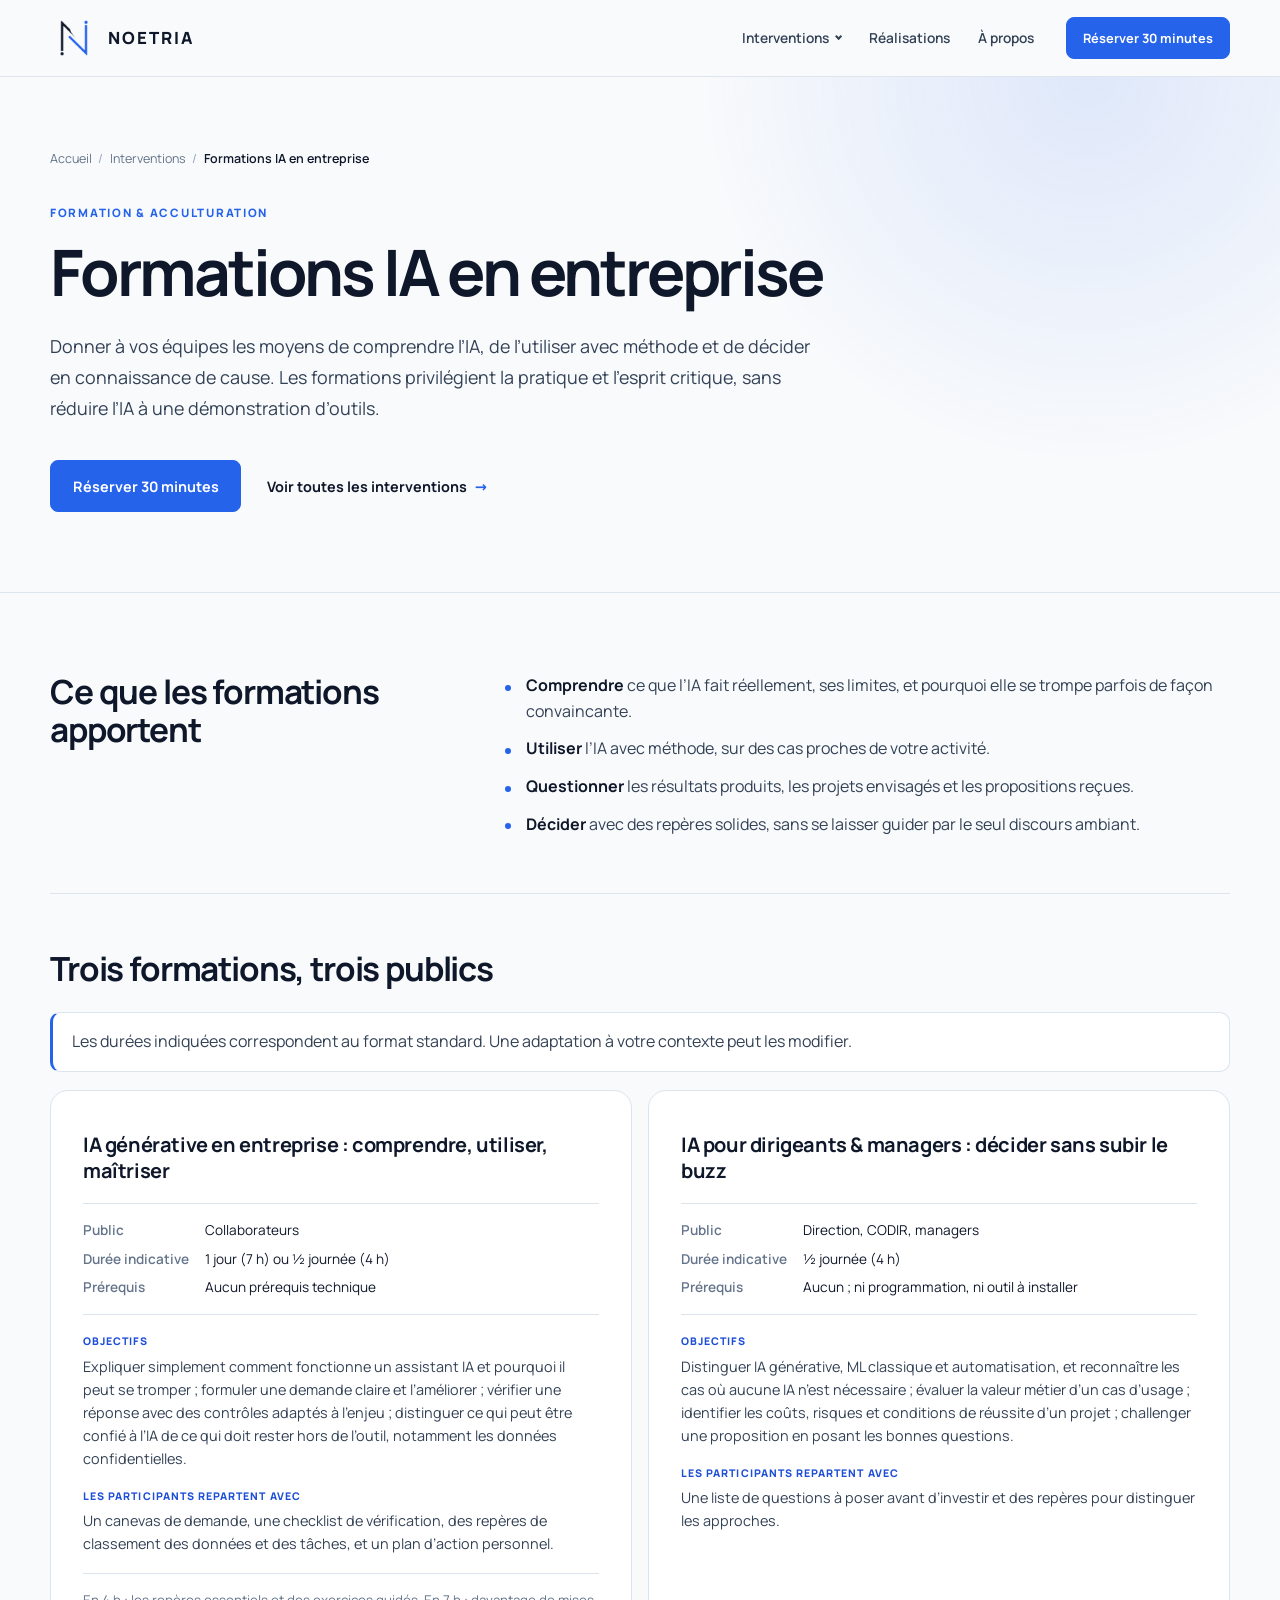
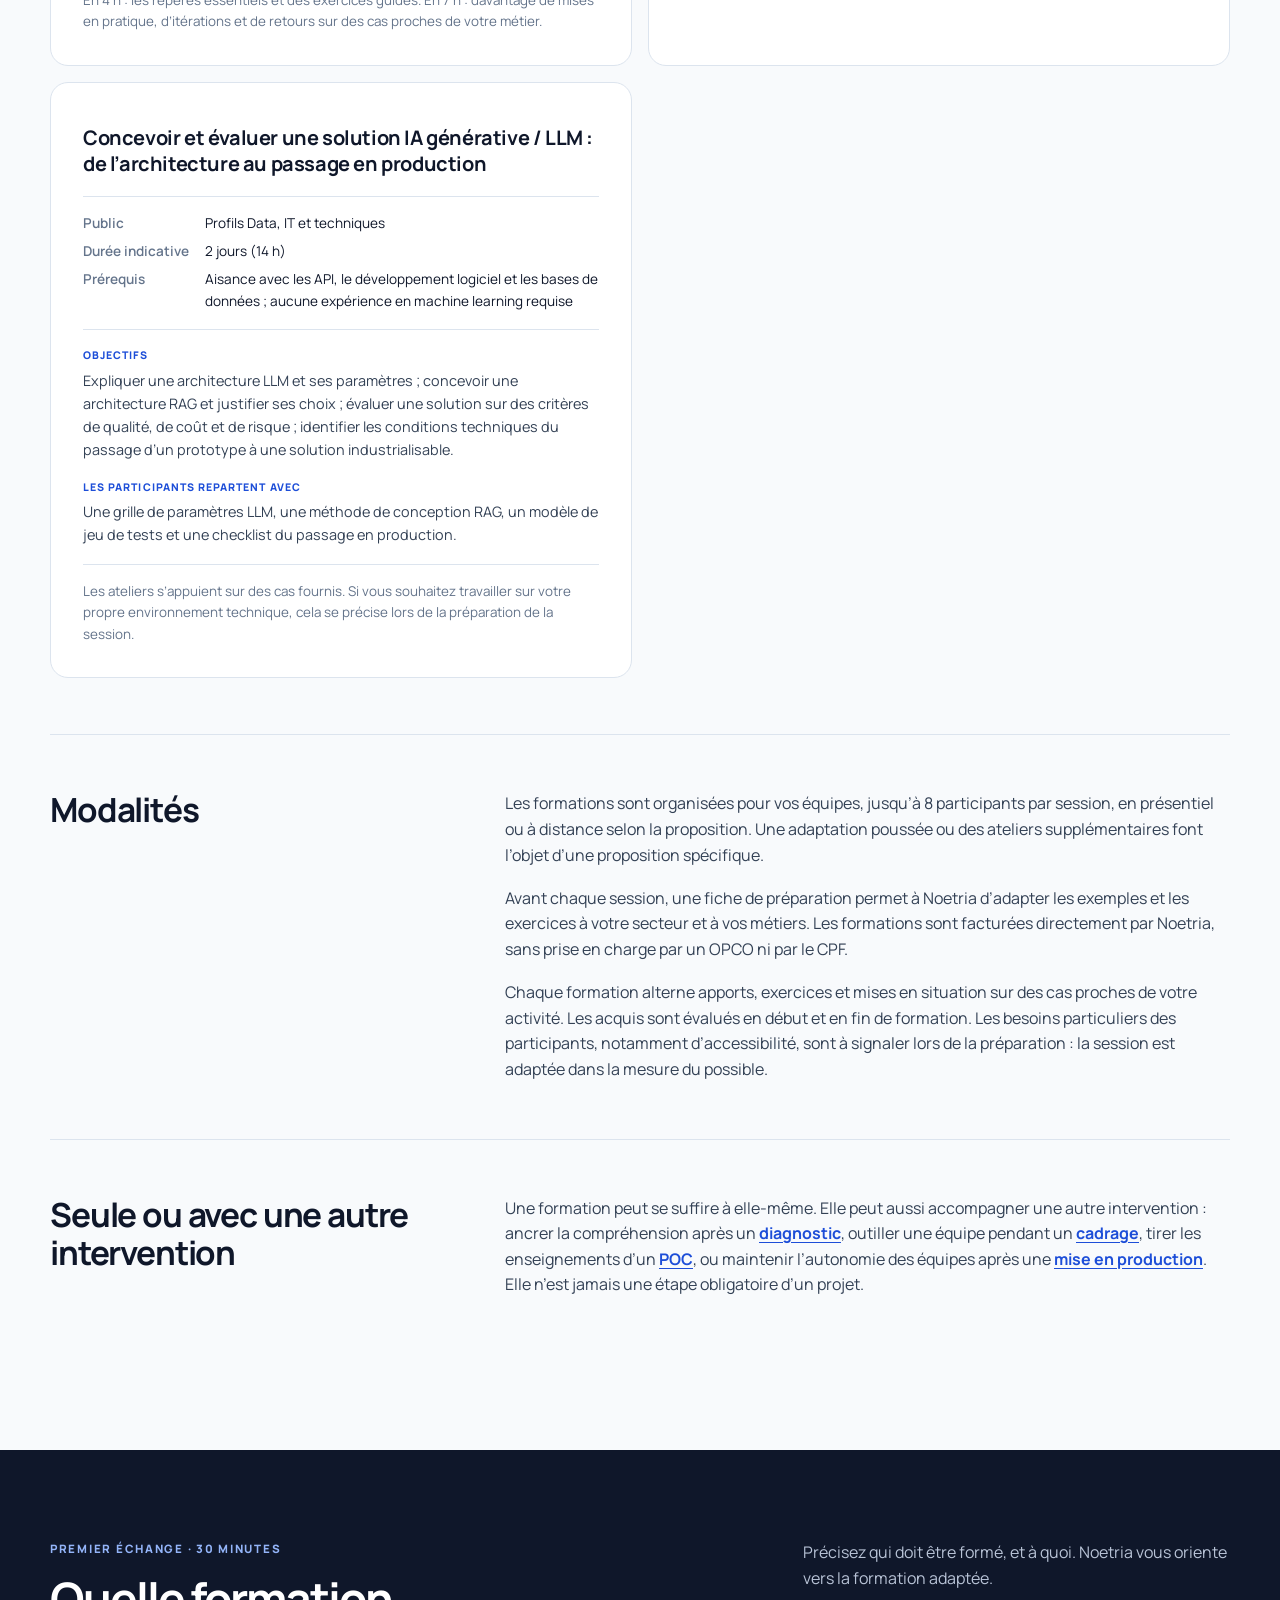
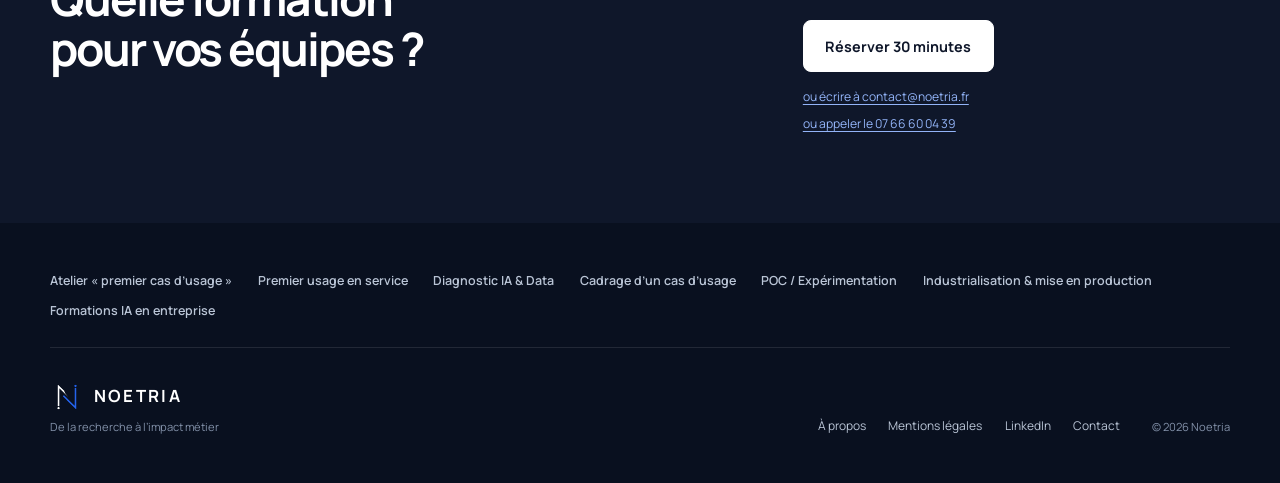
<file: formation-ia-entreprise/index.html>
<!DOCTYPE html>
<html lang="fr">
<head>
  <meta charset="UTF-8">
  <meta name="viewport" content="width=device-width, initial-scale=1.0">
  <title>Formations IA en entreprise | Noetria</title>
  <meta name="description" content="Trois formations à l'IA générative pour vos collaborateurs, dirigeants et profils techniques, en présentiel ou à distance, jusqu'à 8 participants.">
  <meta name="robots" content="index, follow">
  <link rel="canonical" href="https://noetria.fr/formation-ia-entreprise/">
  <meta property="og:type" content="website">
  <meta property="og:site_name" content="Noetria">
  <meta property="og:title" content="Formations IA en entreprise | Noetria">
  <meta property="og:description" content="Trois formations à l'IA générative pour vos collaborateurs, dirigeants et profils techniques, en présentiel ou à distance, jusqu'à 8 participants.">
  <meta property="og:url" content="https://noetria.fr/formation-ia-entreprise/">
  <meta property="og:image" content="https://noetria.fr/assets/images/social/noetria_image-de-partage_1200x630.png">
  <meta property="og:image:type" content="image/png">
  <meta property="og:image:width" content="1200">
  <meta property="og:image:height" content="630">
  <meta property="og:image:alt" content="Logo Noetria, De la recherche à l'impact métier">
  <meta property="og:locale" content="fr_FR">
  <meta name="twitter:card" content="summary_large_image">
  <meta name="twitter:title" content="Formations IA en entreprise | Noetria">
  <meta name="twitter:description" content="Trois formations à l'IA générative pour vos collaborateurs, dirigeants et profils techniques, en présentiel ou à distance, jusqu'à 8 participants.">
  <meta name="twitter:image" content="https://noetria.fr/assets/images/social/noetria_image-de-partage_1200x630.png">
  <meta name="twitter:image:alt" content="Logo Noetria, De la recherche à l'impact métier">
  <link rel="icon" href="../assets/images/favicon-dark/favicon.ico" sizes="any">
  <link rel="icon" type="image/png" sizes="32x32" href="../assets/images/favicon-dark/favicon-32x32.png" media="(prefers-color-scheme: light)">
  <link rel="icon" type="image/png" sizes="32x32" href="../assets/images/favicon-light/favicon-32x32.png" media="(prefers-color-scheme: dark)">
  <link rel="apple-touch-icon" sizes="180x180" href="../assets/images/favicon-dark/apple-touch-icon.png">
  <link rel="manifest" href="../assets/images/favicon-dark/site.webmanifest">
  <meta name="theme-color" content="#0F172A">
  <link rel="preload" href="../assets/fonts/manrope/manrope-latin-400-normal.woff2" as="font" type="font/woff2" crossorigin><link rel="preload" href="../assets/fonts/manrope/manrope-latin-700-normal.woff2" as="font" type="font/woff2" crossorigin><link rel="stylesheet" href="../assets/css/fonts.css"><link rel="stylesheet" href="../assets/css/style.css">
  <script src="../assets/js/navigation.js" defer></script>
  <script type="application/ld+json">{"@context":"https://schema.org","@graph":[{"@type":"Service","@id":"https://noetria.fr/formation-ia-entreprise/#service","name":"Formations IA en entreprise","url":"https://noetria.fr/formation-ia-entreprise/","provider":{"@type":"Organization","@id":"https://noetria.fr/#organization","name":"Noetria","url":"https://noetria.fr/"},"areaServed":{"@type":"Country","name":"France"}},{"@type":"BreadcrumbList","itemListElement":[{"@type":"ListItem","position":1,"name":"Accueil","item":"https://noetria.fr/"},{"@type":"ListItem","position":2,"name":"Interventions","item":"https://noetria.fr/#offres"},{"@type":"ListItem","position":3,"name":"Formations IA en entreprise","item":"https://noetria.fr/formation-ia-entreprise/"}]}]}</script>
</head>
<body>
  <a class="skip-link" href="#contenu">Aller au contenu</a>
  <header class="site-header">
    <div class="site-header__inner">
      <a class="brand" href="../" aria-label="Noetria — accueil">
        <img src="../assets/images/logo/noetria_n-seul_pour-fond-clair_transparent_512x512.png" alt="" width="48" height="48">
        <span>Noetria</span>
      </a>
      <nav class="site-nav" aria-label="Navigation principale">
        <details class="nav-menu">
          <summary>Interventions</summary>
          <ul><li><a href="../atelier-premier-cas-usage/">Atelier « premier cas d’usage »</a></li><li><a href="../premier-usage-en-service/">Premier usage en service</a></li><li><a href="../diagnostic-ia-data/">Diagnostic IA &amp; Data</a></li><li><a href="../cadrage-cas-usage-ia/">Cadrage d’un cas d’usage</a></li><li><a href="../poc-ia-data/">POC / Expérimentation</a></li><li><a href="../industrialisation-ia-data/">Industrialisation &amp; mise en production</a></li><li><a href="../formation-ia-entreprise/" aria-current="page">Formations IA en entreprise</a></li></ul>
        </details>
        <a href="../#realisations">Réalisations</a><a href="../a-propos/">À propos</a>
      </nav>
      <a class="button button--small site-header__cta" href="../rendez-vous/">Réserver 30 minutes</a>
      <a class="site-header__call" href="tel:+33766600439">Appeler</a>
      <details class="mobile-menu">
        <summary>Menu</summary>
        <nav class="mobile-menu__panel" aria-label="Navigation mobile">
          <p class="mobile-menu__label">Interventions</p>
          <ul><li><a href="../atelier-premier-cas-usage/">Atelier « premier cas d’usage »</a></li><li><a href="../premier-usage-en-service/">Premier usage en service</a></li><li><a href="../diagnostic-ia-data/">Diagnostic IA &amp; Data</a></li><li><a href="../cadrage-cas-usage-ia/">Cadrage d’un cas d’usage</a></li><li><a href="../poc-ia-data/">POC / Expérimentation</a></li><li><a href="../industrialisation-ia-data/">Industrialisation &amp; mise en production</a></li><li><a href="../formation-ia-entreprise/" aria-current="page">Formations IA en entreprise</a></li></ul>
          <ul class="mobile-menu__secondary"><li><a href="../#realisations">Réalisations</a></li><li><a href="../a-propos/">À propos</a></li><li><a href="../rendez-vous/">Réserver 30 minutes</a></li></ul>
        </nav>
      </details>
    </div>
  </header>

  <main id="contenu">
    <section class="page-hero">
      <div class="page-hero__inner">
        <nav class="breadcrumb" aria-label="Fil d’Ariane"><ol><li><a href="../">Accueil</a></li><li><a href="../#offres">Interventions</a></li><li><span aria-current="page">Formations IA en entreprise</span></li></ol></nav>
        <p class="eyebrow">Formation &amp; acculturation</p>
        <h1>Formations IA en entreprise</h1>
        <p class="page-hero__lead">Donner à vos équipes les moyens de comprendre l’IA, de l’utiliser avec méthode et de décider en connaissance de cause. Les formations privilégient la pratique et l’esprit critique, sans réduire l’IA à une démonstration d’outils.</p>
        <div class="hero__actions">
          <a class="button" href="../rendez-vous/">Réserver 30 minutes</a>
          <a class="text-link" href="../#offres">Voir toutes les interventions <span aria-hidden="true">→</span></a>
        </div>
      </div>
    </section>

    <div class="page-body">
      <section class="page-block">
        <h2>Ce que les formations apportent</h2>
        <div class="page-block__body">
          <ul class="check-list"><li><strong>Comprendre</strong> ce que l’IA fait réellement, ses limites, et pourquoi elle se trompe parfois de façon convaincante.</li><li><strong>Utiliser</strong> l’IA avec méthode, sur des cas proches de votre activité.</li><li><strong>Questionner</strong> les résultats produits, les projets envisagés et les propositions reçues.</li><li><strong>Décider</strong> avec des repères solides, sans se laisser guider par le seul discours ambiant.</li></ul>
        </div>
      </section>
      <section class="page-block page-block--wide">
        <h2>Trois formations, trois publics</h2>
        <div class="page-block__body">
          <p class="page-note">Les durées indiquées correspondent au format standard. Une adaptation à votre contexte peut les modifier.</p>
          <div class="formation-grid"><article class="formation-card"><h3>IA générative en entreprise : comprendre, utiliser, maîtriser</h3><dl class="formation-meta"><dt>Public</dt><dd>Collaborateurs</dd><dt>Durée indicative</dt><dd>1 jour (7 h) ou ½ journée (4 h)</dd><dt>Prérequis</dt><dd>Aucun prérequis technique</dd></dl><p class="formation-card__label">Objectifs</p><p>Expliquer simplement comment fonctionne un assistant IA et pourquoi il peut se tromper ; formuler une demande claire et l’améliorer ; vérifier une réponse avec des contrôles adaptés à l’enjeu ; distinguer ce qui peut être confié à l’IA de ce qui doit rester hors de l’outil, notamment les données confidentielles.</p><p class="formation-card__label">Les participants repartent avec</p><p>Un canevas de demande, une checklist de vérification, des repères de classement des données et des tâches, et un plan d’action personnel.</p><p class="formation-card__note">En 4 h : les repères essentiels et des exercices guidés. En 7 h : davantage de mises en pratique, d’itérations et de retours sur des cas proches de votre métier.</p></article><article class="formation-card"><h3>IA pour dirigeants &amp; managers : décider sans subir le buzz</h3><dl class="formation-meta"><dt>Public</dt><dd>Direction, CODIR, managers</dd><dt>Durée indicative</dt><dd>½ journée (4 h)</dd><dt>Prérequis</dt><dd>Aucun ; ni programmation, ni outil à installer</dd></dl><p class="formation-card__label">Objectifs</p><p>Distinguer IA générative, ML classique et automatisation, et reconnaître les cas où aucune IA n’est nécessaire ; évaluer la valeur métier d’un cas d’usage ; identifier les coûts, risques et conditions de réussite d’un projet ; challenger une proposition en posant les bonnes questions.</p><p class="formation-card__label">Les participants repartent avec</p><p>Une liste de questions à poser avant d’investir et des repères pour distinguer les approches.</p></article><article class="formation-card"><h3>Concevoir et évaluer une solution IA générative / LLM : de l’architecture au passage en production</h3><dl class="formation-meta"><dt>Public</dt><dd>Profils Data, IT et techniques</dd><dt>Durée indicative</dt><dd>2 jours (14 h)</dd><dt>Prérequis</dt><dd>Aisance avec les API, le développement logiciel et les bases de données ; aucune expérience en machine learning requise</dd></dl><p class="formation-card__label">Objectifs</p><p>Expliquer une architecture LLM et ses paramètres ; concevoir une architecture RAG et justifier ses choix ; évaluer une solution sur des critères de qualité, de coût et de risque ; identifier les conditions techniques du passage d’un prototype à une solution industrialisable.</p><p class="formation-card__label">Les participants repartent avec</p><p>Une grille de paramètres LLM, une méthode de conception RAG, un modèle de jeu de tests et une checklist du passage en production.</p><p class="formation-card__note">Les ateliers s’appuient sur des cas fournis. Si vous souhaitez travailler sur votre propre environnement technique, cela se précise lors de la préparation de la session.</p></article></div>
        </div>
      </section>
      <section class="page-block">
        <h2>Modalités</h2>
        <div class="page-block__body">
          <p>Les formations sont organisées pour vos équipes, jusqu’à 8 participants par session, en présentiel ou à distance selon la proposition. Une adaptation poussée ou des ateliers supplémentaires font l’objet d’une proposition spécifique.</p>
          <p>Avant chaque session, une fiche de préparation permet à Noetria d’adapter les exemples et les exercices à votre secteur et à vos métiers. Les formations sont facturées directement par Noetria, sans prise en charge par un OPCO ni par le CPF.</p>
          <p>Chaque formation alterne apports, exercices et mises en situation sur des cas proches de votre activité. Les acquis sont évalués en début et en fin de formation. Les besoins particuliers des participants, notamment d’accessibilité, sont à signaler lors de la préparation : la session est adaptée dans la mesure du possible.</p>
        </div>
      </section>
      <section class="page-block">
        <h2>Seule ou avec une autre intervention</h2>
        <div class="page-block__body">
          <p>Une formation peut se suffire à elle-même. Elle peut aussi accompagner une autre intervention : ancrer la compréhension après un <a href="../diagnostic-ia-data/">diagnostic</a>, outiller une équipe pendant un <a href="../cadrage-cas-usage-ia/">cadrage</a>, tirer les enseignements d’un <a href="../poc-ia-data/">POC</a>, ou maintenir l’autonomie des équipes après une <a href="../industrialisation-ia-data/">mise en production</a>. Elle n’est jamais une étape obligatoire d’un projet.</p>
        </div>
      </section>
    </div>

    <section class="cta" aria-labelledby="cta-titre">
      <div><p class="eyebrow">Premier échange · 30 minutes</p><h2 id="cta-titre">Quelle formation pour vos équipes ?</h2></div>
      <div class="cta__action"><p>Précisez qui doit être formé, et à quoi. Noetria vous oriente vers la formation adaptée.</p><a class="button button--light" href="../rendez-vous/">Réserver 30 minutes</a><a href="mailto:contact@noetria.fr">ou écrire à contact@noetria.fr</a><a href="tel:+33766600439">ou appeler le 07 66 60 04 39</a></div>
    </section>
  </main>

  <footer class="footer">
    <nav class="footer__offers" aria-label="Interventions"><a href="../atelier-premier-cas-usage/">Atelier « premier cas d’usage »</a><a href="../premier-usage-en-service/">Premier usage en service</a><a href="../diagnostic-ia-data/">Diagnostic IA &amp; Data</a><a href="../cadrage-cas-usage-ia/">Cadrage d’un cas d’usage</a><a href="../poc-ia-data/">POC / Expérimentation</a><a href="../industrialisation-ia-data/">Industrialisation &amp; mise en production</a><a href="../formation-ia-entreprise/">Formations IA en entreprise</a></nav>
    <div class="footer__brand"><div class="footer__logo"><img src="../assets/images/logo/noetria_n-seul_pour-fond-sombre_transparent_512x512.png" alt="" width="34" height="34"><strong>Noetria</strong></div><span>De la recherche à l’impact métier</span></div>
    <nav class="footer__links" aria-label="Liens de pied de page"><a href="../a-propos/">À propos</a><a href="../mentions-legales.html">Mentions légales</a><a href="https://www.linkedin.com/company/noetria/" target="_blank" rel="noopener noreferrer">LinkedIn</a><a href="mailto:contact@noetria.fr">Contact</a></nav>
    <span class="footer__copyright">© 2026 Noetria</span>
  </footer>
</body>
</html>
</file>
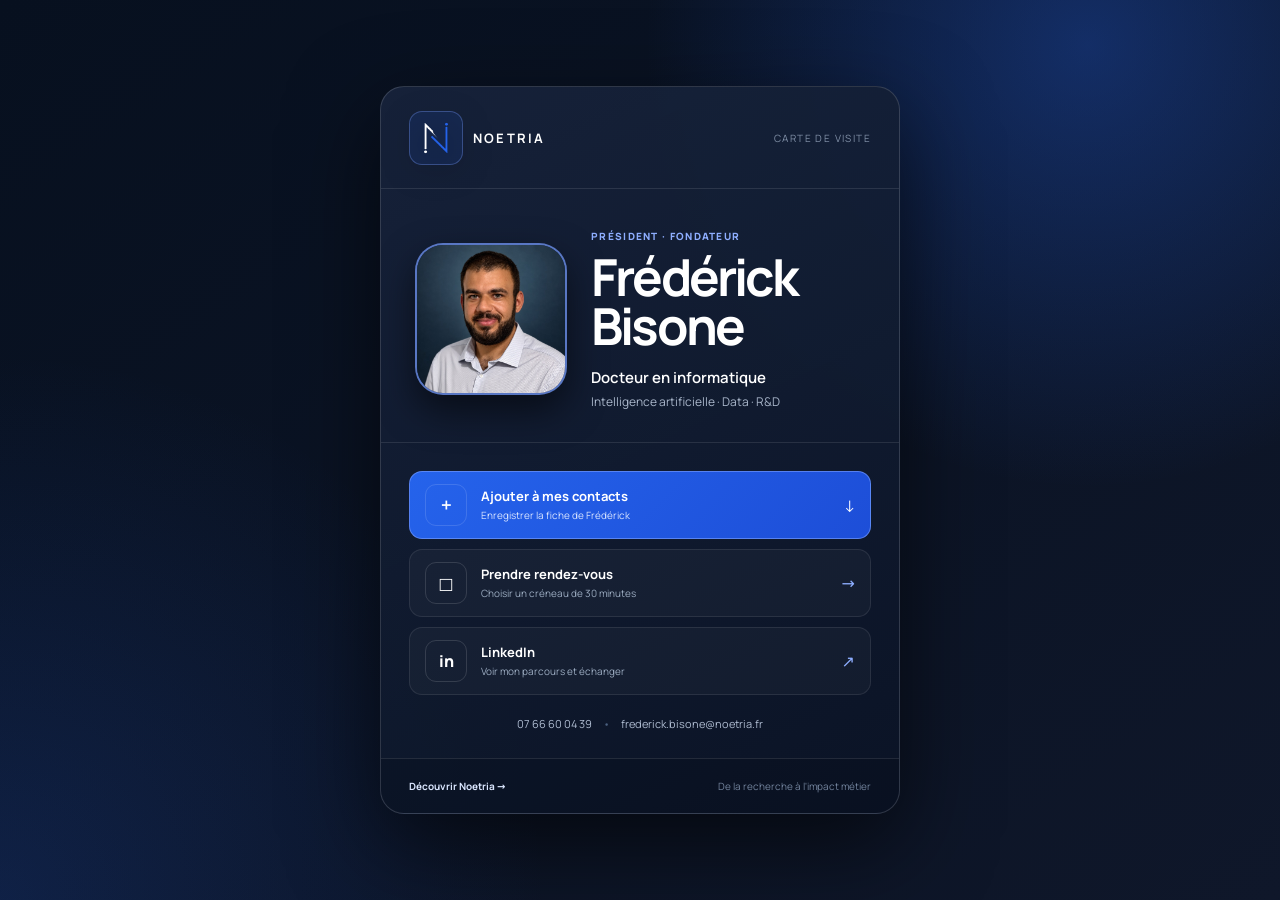
<file: frederick/index.html>
<!doctype html><html lang="fr"><head><meta charset="utf-8"><meta name="viewport" content="width=device-width,initial-scale=1"><title>Frédérick Bisone | Noetria</title><meta name="description" content="Coordonnées professionnelles de Frédérick Bisone, président de Noetria et docteur en informatique."><meta name="robots" content="noindex,follow"><meta name="theme-color" content="#09101f"><link rel="icon" href="../assets/images/favicon-dark/favicon.ico"><link rel="preload" href="../assets/fonts/manrope/manrope-latin-400-normal.woff2" as="font" type="font/woff2" crossorigin><link rel="preload" href="../assets/fonts/manrope/manrope-latin-700-normal.woff2" as="font" type="font/woff2" crossorigin><link rel="stylesheet" href="../assets/css/fonts.css"><link rel="stylesheet" href="../assets/css/frederick.css"></head><body><main><article><header><a class="brand" href="../"><img src="../assets/images/logo/noetria_n-seul_pour-fond-sombre_transparent_512x512.png" alt="" width="54" height="54"><b>Noetria</b></a><span>CARTE DE VISITE</span></header><section class="identity"><img class="profile-photo" src="../assets/images/frederick-bisone-portrait.jpg" alt="Frédérick Bisone" width="800" height="800"><div><p class="label">PRÉSIDENT · FONDATEUR</p><h1>Frédérick<br>Bisone</h1><p class="role">Docteur en informatique</p><p class="expertise">Intelligence artificielle · Data · R&amp;D</p></div></section><nav><a class="primary" href="Frederick-Bisone.vcf" download><i>＋</i><span><b>Ajouter à mes contacts</b><small>Enregistrer la fiche de Frédérick</small></span><em>↓</em></a><a href="../rendez-vous/"><i>□</i><span><b>Prendre rendez-vous</b><small>Choisir un créneau de 30 minutes</small></span><em>→</em></a><a href="https://www.linkedin.com/in/frederickbisone/" target="_blank" rel="noopener"><i>in</i><span><b>LinkedIn</b><small>Voir mon parcours et échanger</small></span><em>↗</em></a></nav><div class="contact"><a href="tel:+33766600439">07 66 60 04 39</a><span>•</span><a href="mailto:frederick.bisone@noetria.fr">frederick.bisone@noetria.fr</a></div><footer><a href="../">Découvrir Noetria →</a><span>De la recherche à l'impact métier</span></footer></article></main></body></html>
</file>
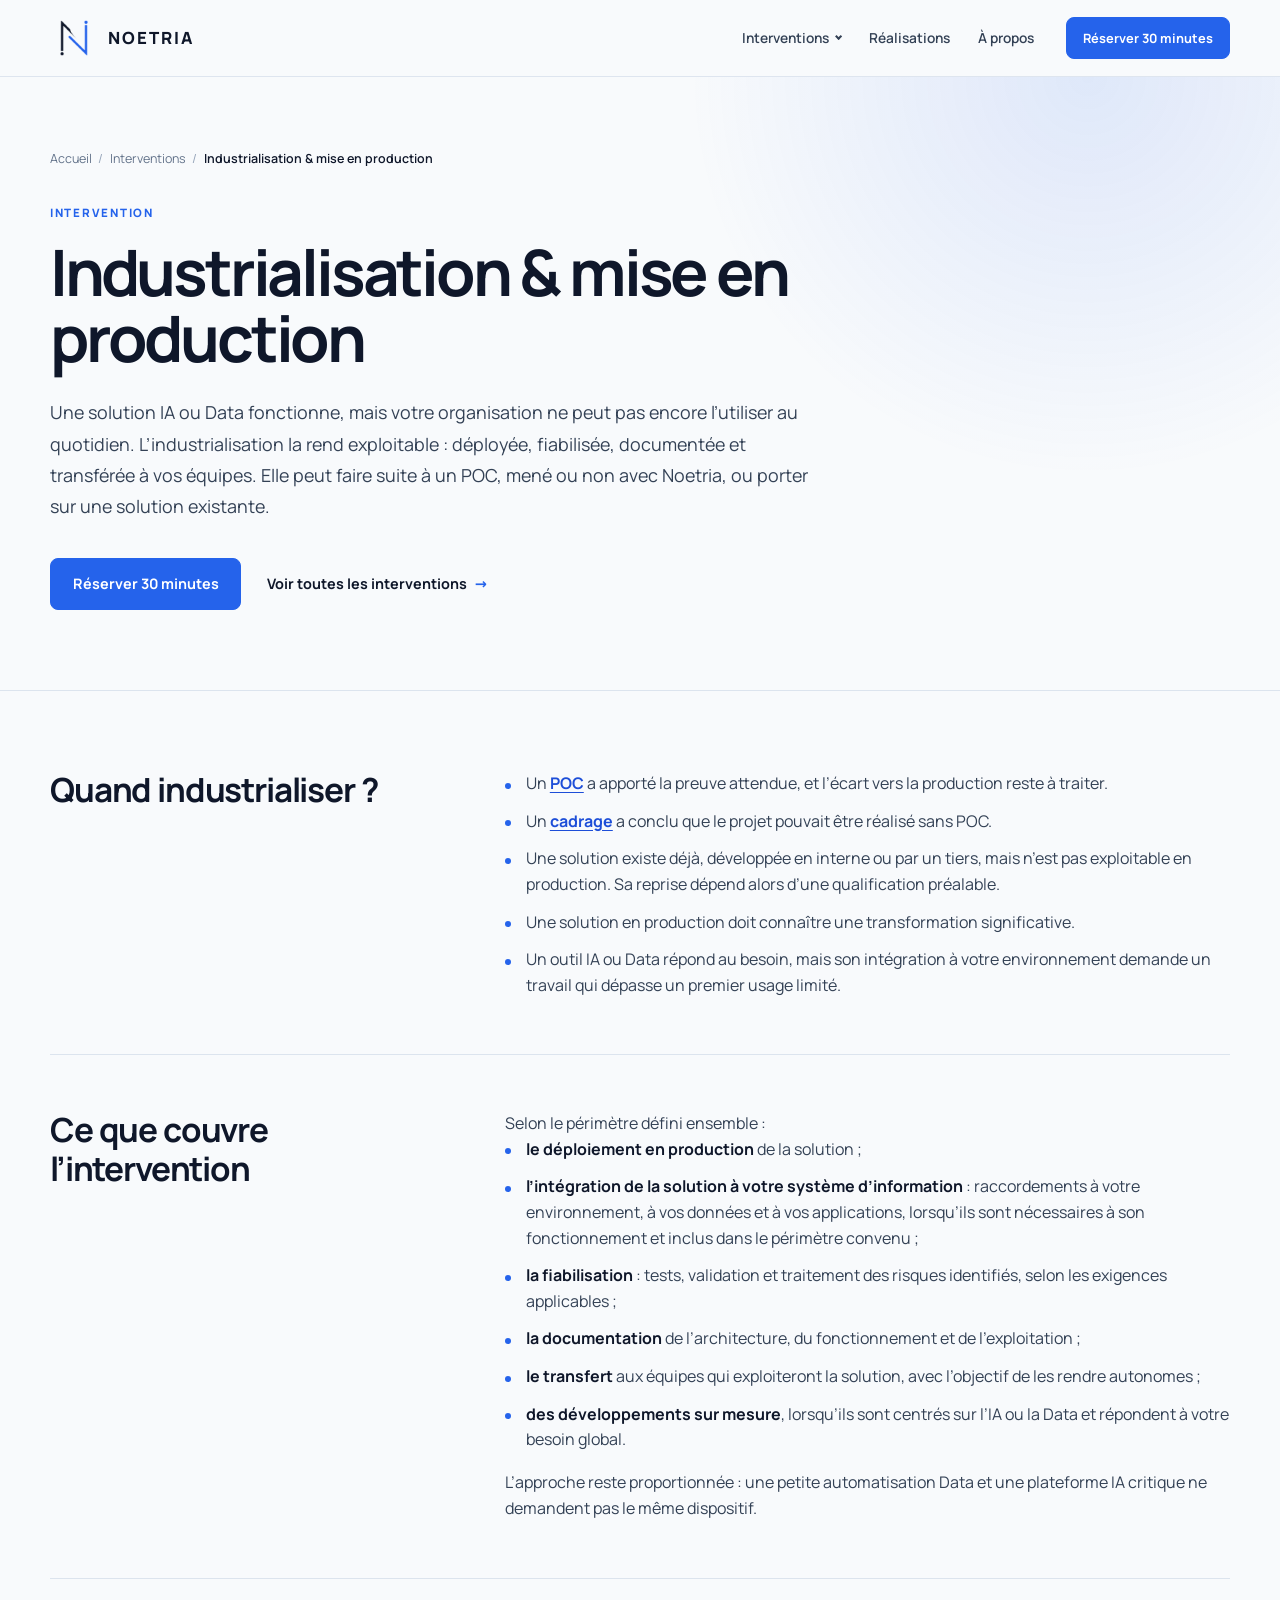
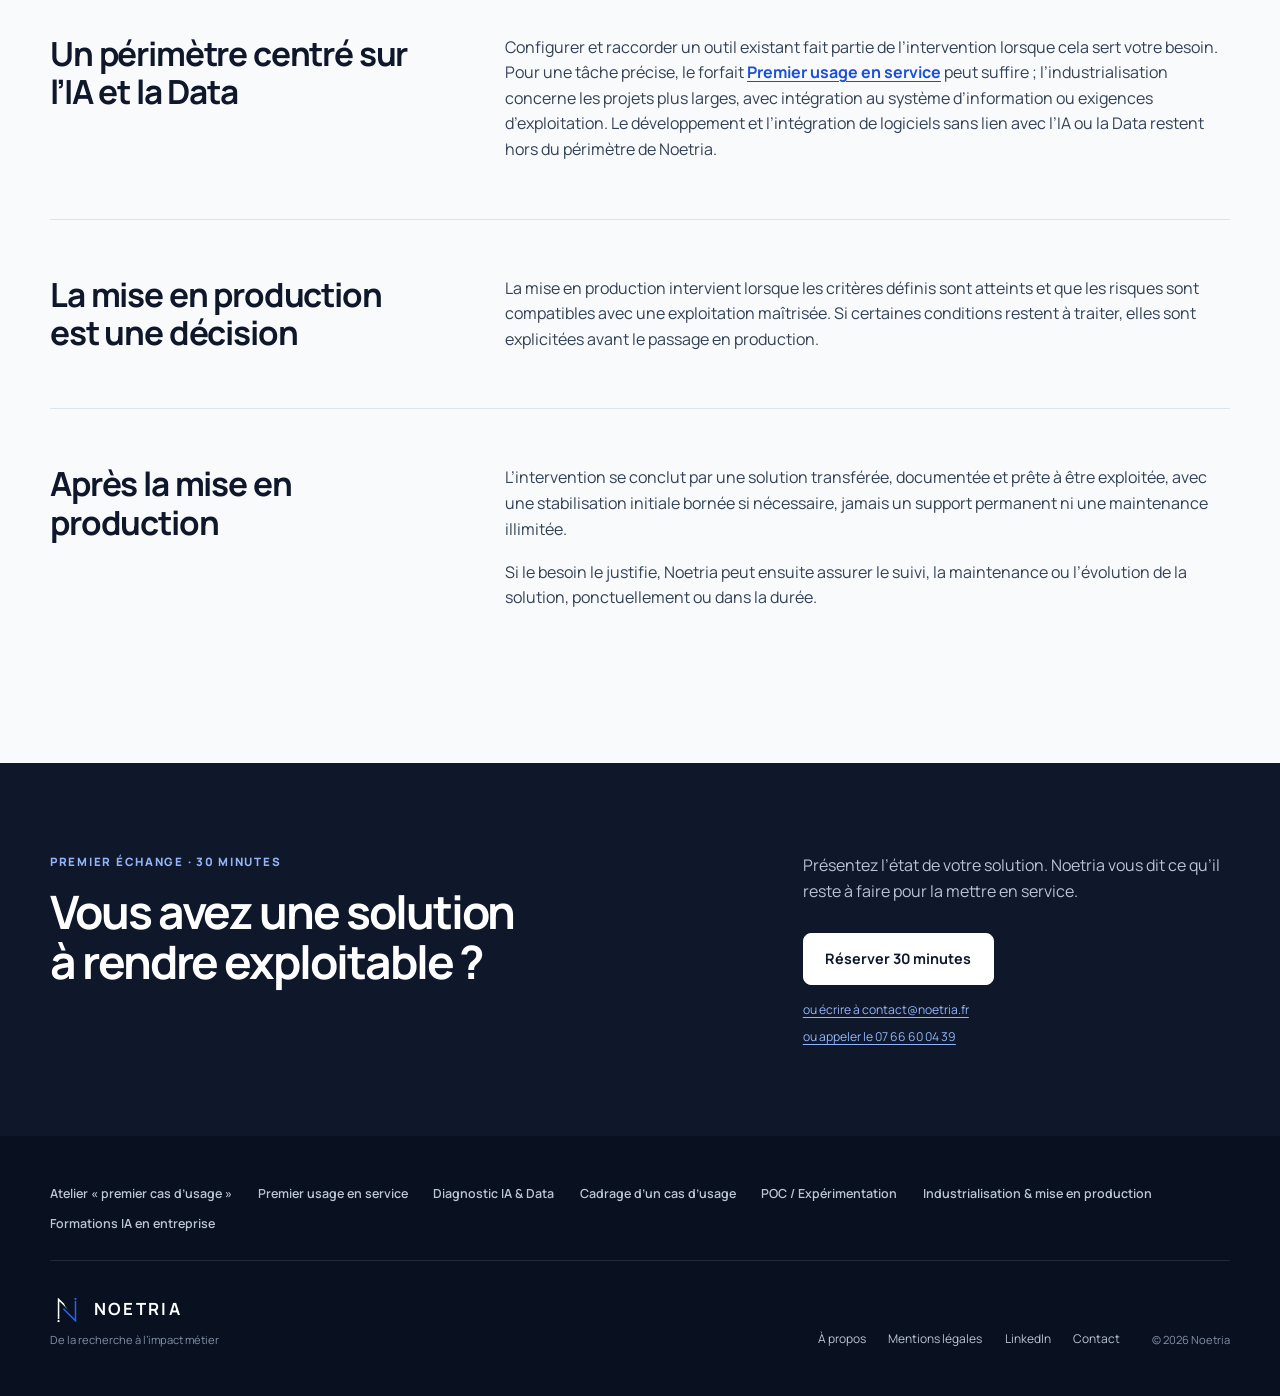
<file: industrialisation-ia-data/index.html>
<!DOCTYPE html>
<html lang="fr">
<head>
  <meta charset="UTF-8">
  <meta name="viewport" content="width=device-width, initial-scale=1.0">
  <title>Industrialisation et mise en production IA &amp; Data | Noetria</title>
  <meta name="description" content="Rendre une solution IA ou Data exploitable : déploiement, fiabilisation, documentation, transfert à vos équipes, puis suivi et évolutions si nécessaire.">
  <meta name="robots" content="index, follow">
  <link rel="canonical" href="https://noetria.fr/industrialisation-ia-data/">
  <meta property="og:type" content="website">
  <meta property="og:site_name" content="Noetria">
  <meta property="og:title" content="Industrialisation et mise en production IA &amp; Data | Noetria">
  <meta property="og:description" content="Rendre une solution IA ou Data exploitable : déploiement, fiabilisation, documentation, transfert à vos équipes, puis suivi et évolutions si nécessaire.">
  <meta property="og:url" content="https://noetria.fr/industrialisation-ia-data/">
  <meta property="og:image" content="https://noetria.fr/assets/images/social/noetria_image-de-partage_1200x630.png">
  <meta property="og:image:type" content="image/png">
  <meta property="og:image:width" content="1200">
  <meta property="og:image:height" content="630">
  <meta property="og:image:alt" content="Logo Noetria, De la recherche à l'impact métier">
  <meta property="og:locale" content="fr_FR">
  <meta name="twitter:card" content="summary_large_image">
  <meta name="twitter:title" content="Industrialisation et mise en production IA &amp; Data | Noetria">
  <meta name="twitter:description" content="Rendre une solution IA ou Data exploitable : déploiement, fiabilisation, documentation, transfert à vos équipes, puis suivi et évolutions si nécessaire.">
  <meta name="twitter:image" content="https://noetria.fr/assets/images/social/noetria_image-de-partage_1200x630.png">
  <meta name="twitter:image:alt" content="Logo Noetria, De la recherche à l'impact métier">
  <link rel="icon" href="../assets/images/favicon-dark/favicon.ico" sizes="any">
  <link rel="icon" type="image/png" sizes="32x32" href="../assets/images/favicon-dark/favicon-32x32.png" media="(prefers-color-scheme: light)">
  <link rel="icon" type="image/png" sizes="32x32" href="../assets/images/favicon-light/favicon-32x32.png" media="(prefers-color-scheme: dark)">
  <link rel="apple-touch-icon" sizes="180x180" href="../assets/images/favicon-dark/apple-touch-icon.png">
  <link rel="manifest" href="../assets/images/favicon-dark/site.webmanifest">
  <meta name="theme-color" content="#0F172A">
  <link rel="preload" href="../assets/fonts/manrope/manrope-latin-400-normal.woff2" as="font" type="font/woff2" crossorigin><link rel="preload" href="../assets/fonts/manrope/manrope-latin-700-normal.woff2" as="font" type="font/woff2" crossorigin><link rel="stylesheet" href="../assets/css/fonts.css"><link rel="stylesheet" href="../assets/css/style.css">
  <script src="../assets/js/navigation.js" defer></script>
  <script type="application/ld+json">{"@context":"https://schema.org","@graph":[{"@type":"Service","@id":"https://noetria.fr/industrialisation-ia-data/#service","name":"Industrialisation & mise en production","url":"https://noetria.fr/industrialisation-ia-data/","provider":{"@type":"Organization","@id":"https://noetria.fr/#organization","name":"Noetria","url":"https://noetria.fr/"},"areaServed":{"@type":"Country","name":"France"}},{"@type":"BreadcrumbList","itemListElement":[{"@type":"ListItem","position":1,"name":"Accueil","item":"https://noetria.fr/"},{"@type":"ListItem","position":2,"name":"Interventions","item":"https://noetria.fr/#offres"},{"@type":"ListItem","position":3,"name":"Industrialisation & mise en production","item":"https://noetria.fr/industrialisation-ia-data/"}]}]}</script>
</head>
<body>
  <a class="skip-link" href="#contenu">Aller au contenu</a>
  <header class="site-header">
    <div class="site-header__inner">
      <a class="brand" href="../" aria-label="Noetria — accueil">
        <img src="../assets/images/logo/noetria_n-seul_pour-fond-clair_transparent_512x512.png" alt="" width="48" height="48">
        <span>Noetria</span>
      </a>
      <nav class="site-nav" aria-label="Navigation principale">
        <details class="nav-menu">
          <summary>Interventions</summary>
          <ul><li><a href="../atelier-premier-cas-usage/">Atelier « premier cas d’usage »</a></li><li><a href="../premier-usage-en-service/">Premier usage en service</a></li><li><a href="../diagnostic-ia-data/">Diagnostic IA &amp; Data</a></li><li><a href="../cadrage-cas-usage-ia/">Cadrage d’un cas d’usage</a></li><li><a href="../poc-ia-data/">POC / Expérimentation</a></li><li><a href="../industrialisation-ia-data/" aria-current="page">Industrialisation &amp; mise en production</a></li><li><a href="../formation-ia-entreprise/">Formations IA en entreprise</a></li></ul>
        </details>
        <a href="../#realisations">Réalisations</a><a href="../a-propos/">À propos</a>
      </nav>
      <a class="button button--small site-header__cta" href="../rendez-vous/">Réserver 30 minutes</a>
      <a class="site-header__call" href="tel:+33766600439">Appeler</a>
      <details class="mobile-menu">
        <summary>Menu</summary>
        <nav class="mobile-menu__panel" aria-label="Navigation mobile">
          <p class="mobile-menu__label">Interventions</p>
          <ul><li><a href="../atelier-premier-cas-usage/">Atelier « premier cas d’usage »</a></li><li><a href="../premier-usage-en-service/">Premier usage en service</a></li><li><a href="../diagnostic-ia-data/">Diagnostic IA &amp; Data</a></li><li><a href="../cadrage-cas-usage-ia/">Cadrage d’un cas d’usage</a></li><li><a href="../poc-ia-data/">POC / Expérimentation</a></li><li><a href="../industrialisation-ia-data/" aria-current="page">Industrialisation &amp; mise en production</a></li><li><a href="../formation-ia-entreprise/">Formations IA en entreprise</a></li></ul>
          <ul class="mobile-menu__secondary"><li><a href="../#realisations">Réalisations</a></li><li><a href="../a-propos/">À propos</a></li><li><a href="../rendez-vous/">Réserver 30 minutes</a></li></ul>
        </nav>
      </details>
    </div>
  </header>

  <main id="contenu">
    <section class="page-hero">
      <div class="page-hero__inner">
        <nav class="breadcrumb" aria-label="Fil d’Ariane"><ol><li><a href="../">Accueil</a></li><li><a href="../#offres">Interventions</a></li><li><span aria-current="page">Industrialisation &amp; mise en production</span></li></ol></nav>
        <p class="eyebrow">Intervention</p>
        <h1>Industrialisation &amp; mise en production</h1>
        <p class="page-hero__lead">Une solution IA ou Data fonctionne, mais votre organisation ne peut pas encore l’utiliser au quotidien. L’industrialisation la rend exploitable : déployée, fiabilisée, documentée et transférée à vos équipes. Elle peut faire suite à un POC, mené ou non avec Noetria, ou porter sur une solution existante.</p>
        <div class="hero__actions">
          <a class="button" href="../rendez-vous/">Réserver 30 minutes</a>
          <a class="text-link" href="../#offres">Voir toutes les interventions <span aria-hidden="true">→</span></a>
        </div>
      </div>
    </section>

    <div class="page-body">
      <section class="page-block">
        <h2>Quand industrialiser ?</h2>
        <div class="page-block__body">
          <ul class="check-list"><li>Un <a href="../poc-ia-data/">POC</a> a apporté la preuve attendue, et l’écart vers la production reste à traiter.</li><li>Un <a href="../cadrage-cas-usage-ia/">cadrage</a> a conclu que le projet pouvait être réalisé sans POC.</li><li>Une solution existe déjà, développée en interne ou par un tiers, mais n’est pas exploitable en production. Sa reprise dépend alors d’une qualification préalable.</li><li>Une solution en production doit connaître une transformation significative.</li><li>Un outil IA ou Data répond au besoin, mais son intégration à votre environnement demande un travail qui dépasse un premier usage limité.</li></ul>
        </div>
      </section>
      <section class="page-block">
        <h2>Ce que couvre l’intervention</h2>
        <div class="page-block__body">
          <p>Selon le périmètre défini ensemble :</p>
          <ul class="check-list"><li><strong>le déploiement en production</strong> de la solution ;</li><li><strong>l’intégration de la solution à votre système d’information</strong> : raccordements à votre environnement, à vos données et à vos applications, lorsqu’ils sont nécessaires à son fonctionnement et inclus dans le périmètre convenu ;</li><li><strong>la fiabilisation</strong> : tests, validation et traitement des risques identifiés, selon les exigences applicables ;</li><li><strong>la documentation</strong> de l’architecture, du fonctionnement et de l’exploitation ;</li><li><strong>le transfert</strong> aux équipes qui exploiteront la solution, avec l’objectif de les rendre autonomes ;</li><li><strong>des développements sur mesure</strong>, lorsqu’ils sont centrés sur l’IA ou la Data et répondent à votre besoin global.</li></ul>
          <p>L’approche reste proportionnée : une petite automatisation Data et une plateforme IA critique ne demandent pas le même dispositif.</p>
        </div>
      </section>
      <section class="page-block">
        <h2>Un périmètre centré sur l’IA et la Data</h2>
        <div class="page-block__body">
          <p>Configurer et raccorder un outil existant fait partie de l’intervention lorsque cela sert votre besoin. Pour une tâche précise, le forfait <a href="../premier-usage-en-service/">Premier usage en service</a> peut suffire ; l’industrialisation concerne les projets plus larges, avec intégration au système d’information ou exigences d’exploitation. Le développement et l’intégration de logiciels sans lien avec l’IA ou la Data restent hors du périmètre de Noetria.</p>
        </div>
      </section>
      <section class="page-block">
        <h2>La mise en production est une décision</h2>
        <div class="page-block__body">
          <p>La mise en production intervient lorsque les critères définis sont atteints et que les risques sont compatibles avec une exploitation maîtrisée. Si certaines conditions restent à traiter, elles sont explicitées avant le passage en production.</p>
        </div>
      </section>
      <section class="page-block">
        <h2>Après la mise en production</h2>
        <div class="page-block__body">
          <p>L’intervention se conclut par une solution transférée, documentée et prête à être exploitée, avec une stabilisation initiale bornée si nécessaire, jamais un support permanent ni une maintenance illimitée.</p>
          <p>Si le besoin le justifie, Noetria peut ensuite assurer le suivi, la maintenance ou l’évolution de la solution, ponctuellement ou dans la durée.</p>
        </div>
      </section>
    </div>

    <section class="cta" aria-labelledby="cta-titre">
      <div><p class="eyebrow">Premier échange · 30 minutes</p><h2 id="cta-titre">Vous avez une solution à rendre exploitable ?</h2></div>
      <div class="cta__action"><p>Présentez l’état de votre solution. Noetria vous dit ce qu’il reste à faire pour la mettre en service.</p><a class="button button--light" href="../rendez-vous/">Réserver 30 minutes</a><a href="mailto:contact@noetria.fr">ou écrire à contact@noetria.fr</a><a href="tel:+33766600439">ou appeler le 07 66 60 04 39</a></div>
    </section>
  </main>

  <footer class="footer">
    <nav class="footer__offers" aria-label="Interventions"><a href="../atelier-premier-cas-usage/">Atelier « premier cas d’usage »</a><a href="../premier-usage-en-service/">Premier usage en service</a><a href="../diagnostic-ia-data/">Diagnostic IA &amp; Data</a><a href="../cadrage-cas-usage-ia/">Cadrage d’un cas d’usage</a><a href="../poc-ia-data/">POC / Expérimentation</a><a href="../industrialisation-ia-data/">Industrialisation &amp; mise en production</a><a href="../formation-ia-entreprise/">Formations IA en entreprise</a></nav>
    <div class="footer__brand"><div class="footer__logo"><img src="../assets/images/logo/noetria_n-seul_pour-fond-sombre_transparent_512x512.png" alt="" width="34" height="34"><strong>Noetria</strong></div><span>De la recherche à l’impact métier</span></div>
    <nav class="footer__links" aria-label="Liens de pied de page"><a href="../a-propos/">À propos</a><a href="../mentions-legales.html">Mentions légales</a><a href="https://www.linkedin.com/company/noetria/" target="_blank" rel="noopener noreferrer">LinkedIn</a><a href="mailto:contact@noetria.fr">Contact</a></nav>
    <span class="footer__copyright">© 2026 Noetria</span>
  </footer>
</body>
</html>
</file>
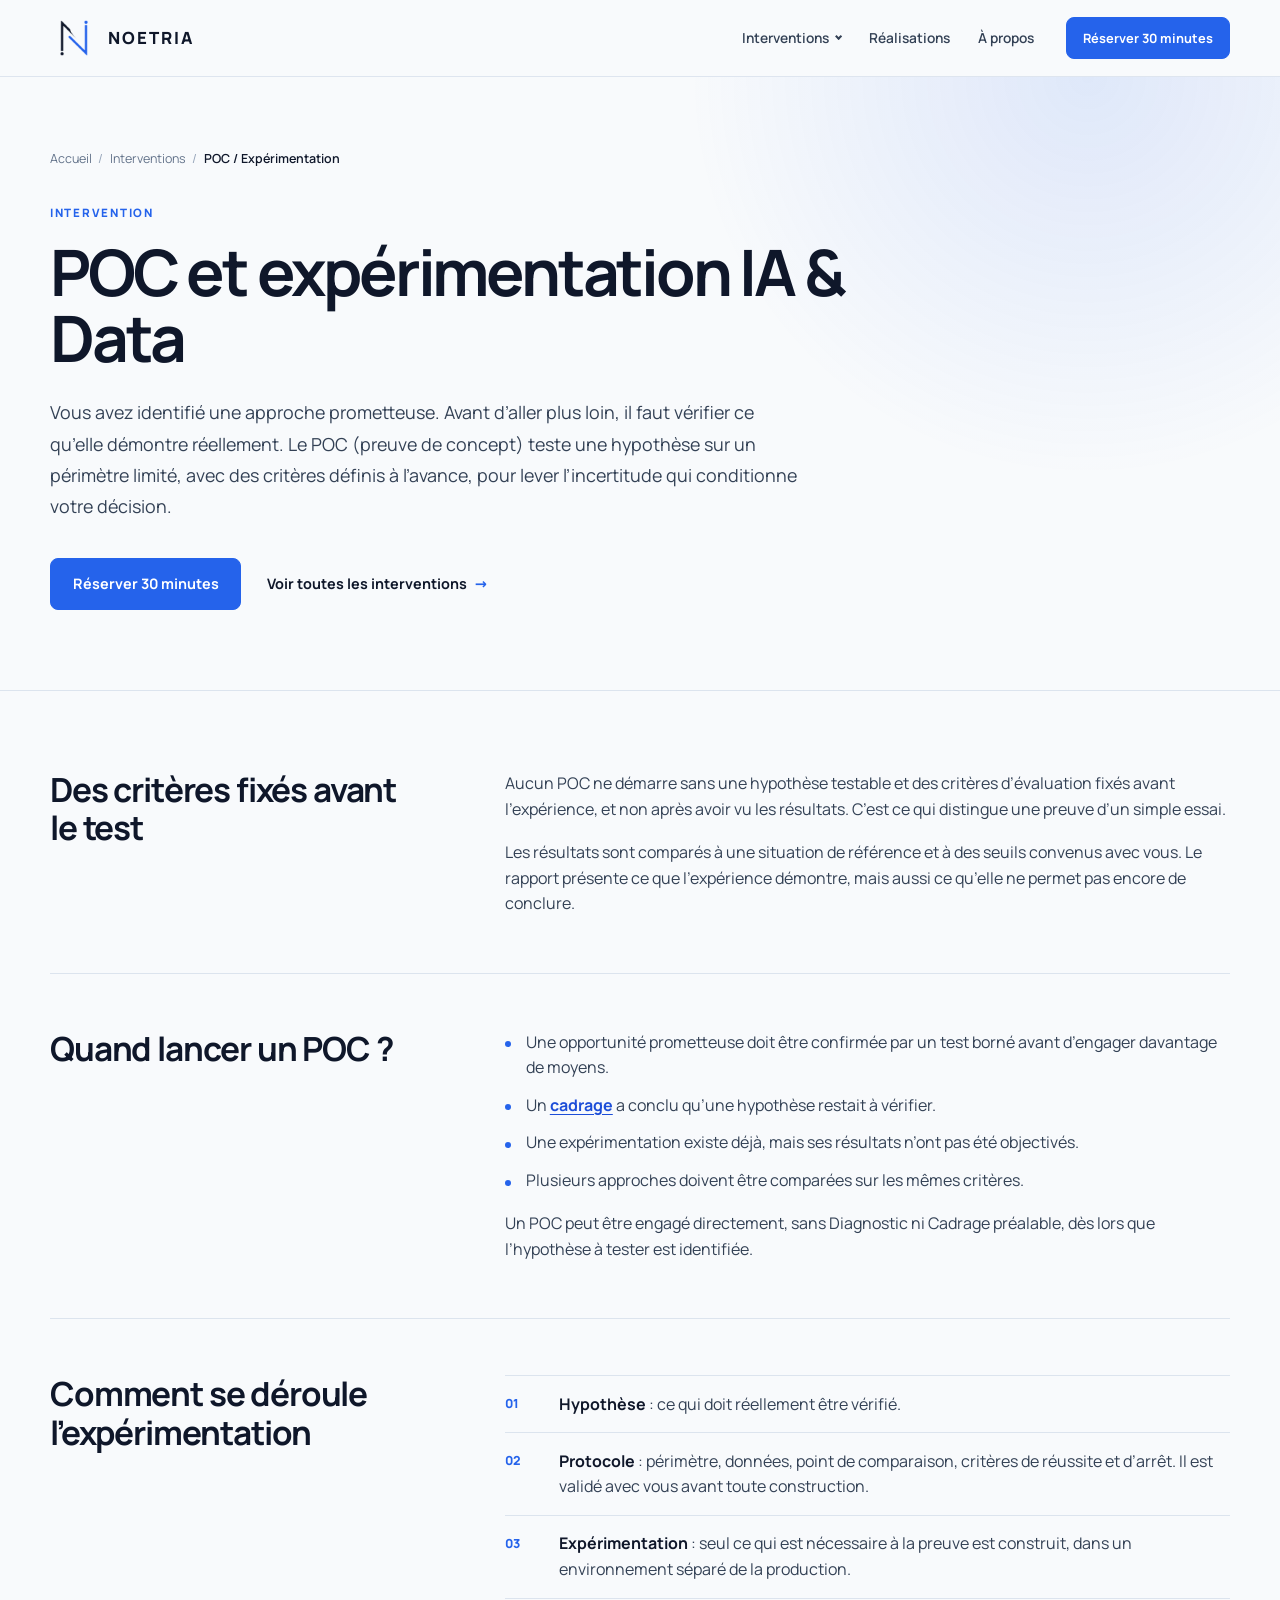
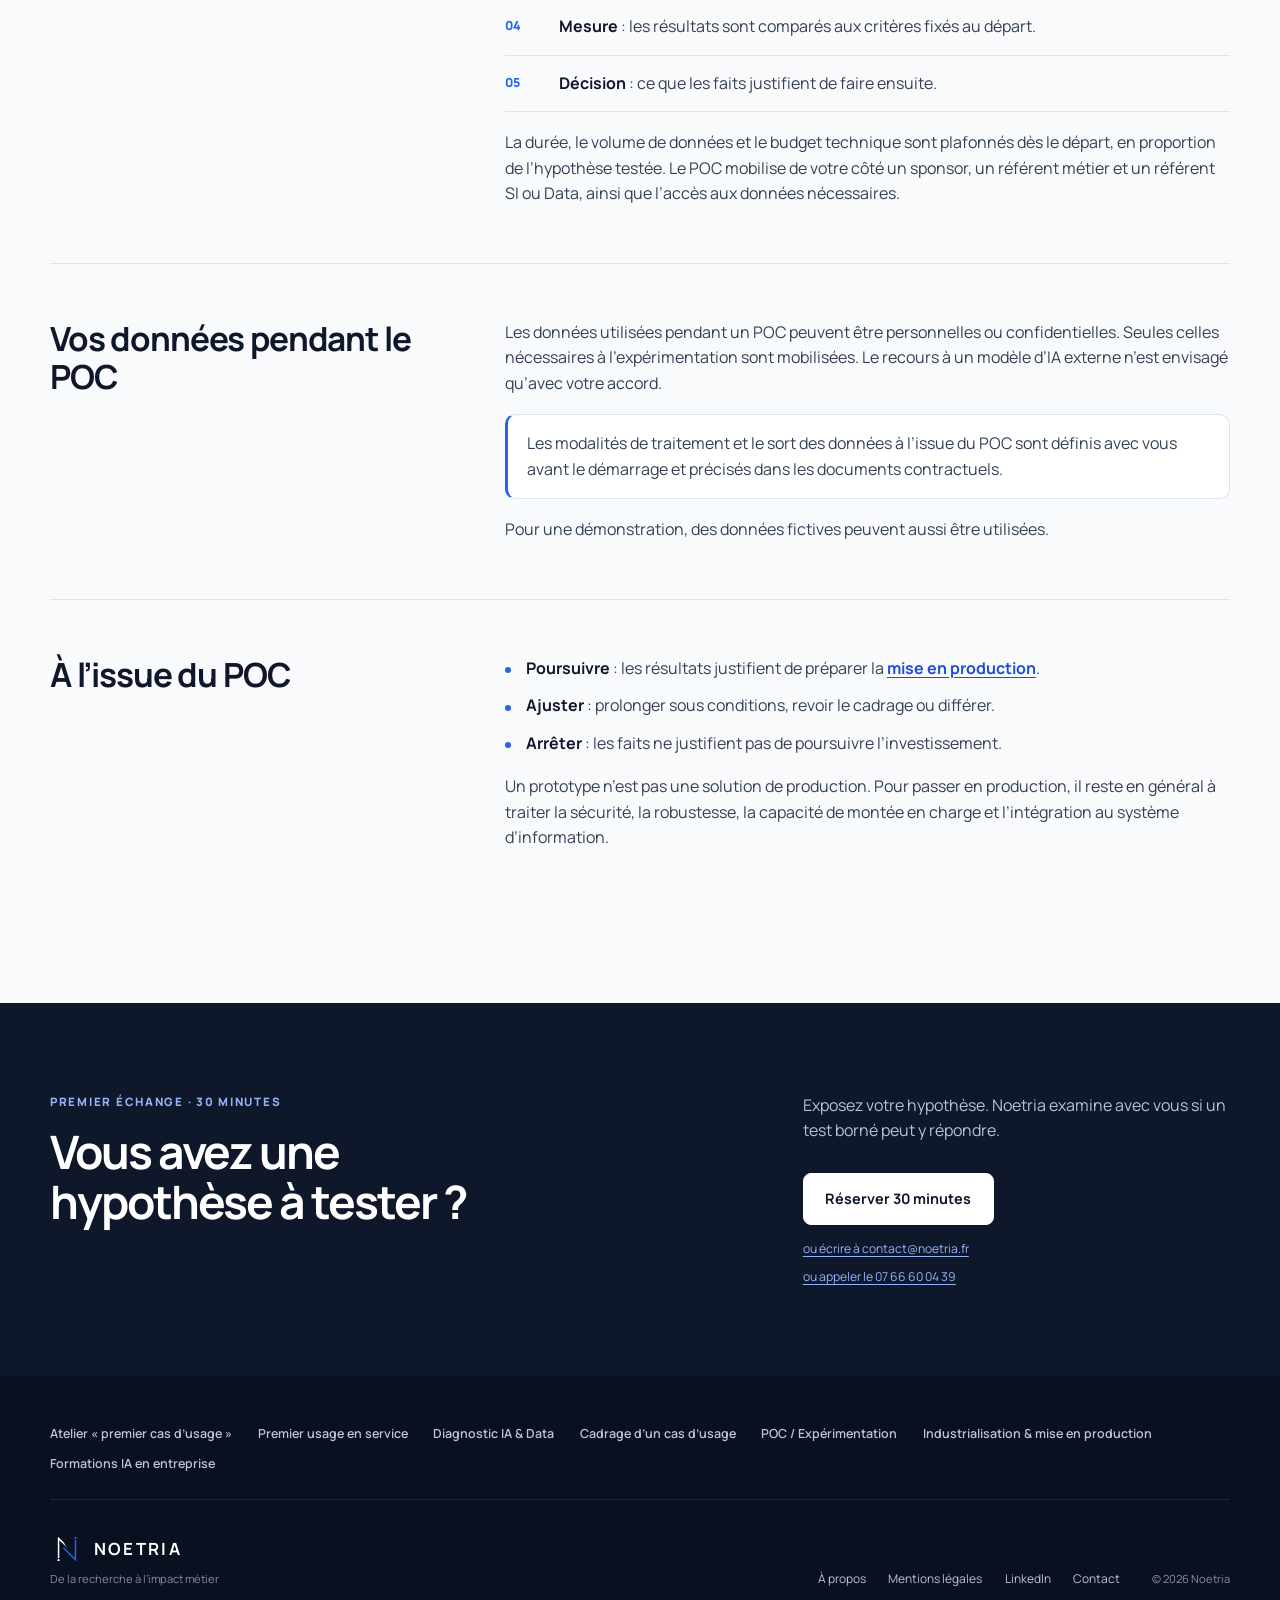
<file: poc-ia-data/index.html>
<!DOCTYPE html>
<html lang="fr">
<head>
  <meta charset="UTF-8">
  <meta name="viewport" content="width=device-width, initial-scale=1.0">
  <title>POC IA &amp; Data : une preuve mesurée avant d'investir | Noetria</title>
  <meta name="description" content="Tester une approche IA ou Data sur un périmètre borné, avec des critères fixés avant l'essai, pour décider de poursuivre, d'ajuster ou d'arrêter.">
  <meta name="robots" content="index, follow">
  <link rel="canonical" href="https://noetria.fr/poc-ia-data/">
  <meta property="og:type" content="website">
  <meta property="og:site_name" content="Noetria">
  <meta property="og:title" content="POC IA &amp; Data : une preuve mesurée avant d'investir | Noetria">
  <meta property="og:description" content="Tester une approche IA ou Data sur un périmètre borné, avec des critères fixés avant l'essai, pour décider de poursuivre, d'ajuster ou d'arrêter.">
  <meta property="og:url" content="https://noetria.fr/poc-ia-data/">
  <meta property="og:image" content="https://noetria.fr/assets/images/social/noetria_image-de-partage_1200x630.png">
  <meta property="og:image:type" content="image/png">
  <meta property="og:image:width" content="1200">
  <meta property="og:image:height" content="630">
  <meta property="og:image:alt" content="Logo Noetria, De la recherche à l'impact métier">
  <meta property="og:locale" content="fr_FR">
  <meta name="twitter:card" content="summary_large_image">
  <meta name="twitter:title" content="POC IA &amp; Data : une preuve mesurée avant d'investir | Noetria">
  <meta name="twitter:description" content="Tester une approche IA ou Data sur un périmètre borné, avec des critères fixés avant l'essai, pour décider de poursuivre, d'ajuster ou d'arrêter.">
  <meta name="twitter:image" content="https://noetria.fr/assets/images/social/noetria_image-de-partage_1200x630.png">
  <meta name="twitter:image:alt" content="Logo Noetria, De la recherche à l'impact métier">
  <link rel="icon" href="../assets/images/favicon-dark/favicon.ico" sizes="any">
  <link rel="icon" type="image/png" sizes="32x32" href="../assets/images/favicon-dark/favicon-32x32.png" media="(prefers-color-scheme: light)">
  <link rel="icon" type="image/png" sizes="32x32" href="../assets/images/favicon-light/favicon-32x32.png" media="(prefers-color-scheme: dark)">
  <link rel="apple-touch-icon" sizes="180x180" href="../assets/images/favicon-dark/apple-touch-icon.png">
  <link rel="manifest" href="../assets/images/favicon-dark/site.webmanifest">
  <meta name="theme-color" content="#0F172A">
  <link rel="preload" href="../assets/fonts/manrope/manrope-latin-400-normal.woff2" as="font" type="font/woff2" crossorigin><link rel="preload" href="../assets/fonts/manrope/manrope-latin-700-normal.woff2" as="font" type="font/woff2" crossorigin><link rel="stylesheet" href="../assets/css/fonts.css"><link rel="stylesheet" href="../assets/css/style.css">
  <script src="../assets/js/navigation.js" defer></script>
  <script type="application/ld+json">{"@context":"https://schema.org","@graph":[{"@type":"Service","@id":"https://noetria.fr/poc-ia-data/#service","name":"POC et expérimentation IA & Data","url":"https://noetria.fr/poc-ia-data/","provider":{"@type":"Organization","@id":"https://noetria.fr/#organization","name":"Noetria","url":"https://noetria.fr/"},"areaServed":{"@type":"Country","name":"France"}},{"@type":"BreadcrumbList","itemListElement":[{"@type":"ListItem","position":1,"name":"Accueil","item":"https://noetria.fr/"},{"@type":"ListItem","position":2,"name":"Interventions","item":"https://noetria.fr/#offres"},{"@type":"ListItem","position":3,"name":"POC et expérimentation IA & Data","item":"https://noetria.fr/poc-ia-data/"}]}]}</script>
</head>
<body>
  <a class="skip-link" href="#contenu">Aller au contenu</a>
  <header class="site-header">
    <div class="site-header__inner">
      <a class="brand" href="../" aria-label="Noetria — accueil">
        <img src="../assets/images/logo/noetria_n-seul_pour-fond-clair_transparent_512x512.png" alt="" width="48" height="48">
        <span>Noetria</span>
      </a>
      <nav class="site-nav" aria-label="Navigation principale">
        <details class="nav-menu">
          <summary>Interventions</summary>
          <ul><li><a href="../atelier-premier-cas-usage/">Atelier « premier cas d’usage »</a></li><li><a href="../premier-usage-en-service/">Premier usage en service</a></li><li><a href="../diagnostic-ia-data/">Diagnostic IA &amp; Data</a></li><li><a href="../cadrage-cas-usage-ia/">Cadrage d’un cas d’usage</a></li><li><a href="../poc-ia-data/" aria-current="page">POC / Expérimentation</a></li><li><a href="../industrialisation-ia-data/">Industrialisation &amp; mise en production</a></li><li><a href="../formation-ia-entreprise/">Formations IA en entreprise</a></li></ul>
        </details>
        <a href="../#realisations">Réalisations</a><a href="../a-propos/">À propos</a>
      </nav>
      <a class="button button--small site-header__cta" href="../rendez-vous/">Réserver 30 minutes</a>
      <a class="site-header__call" href="tel:+33766600439">Appeler</a>
      <details class="mobile-menu">
        <summary>Menu</summary>
        <nav class="mobile-menu__panel" aria-label="Navigation mobile">
          <p class="mobile-menu__label">Interventions</p>
          <ul><li><a href="../atelier-premier-cas-usage/">Atelier « premier cas d’usage »</a></li><li><a href="../premier-usage-en-service/">Premier usage en service</a></li><li><a href="../diagnostic-ia-data/">Diagnostic IA &amp; Data</a></li><li><a href="../cadrage-cas-usage-ia/">Cadrage d’un cas d’usage</a></li><li><a href="../poc-ia-data/" aria-current="page">POC / Expérimentation</a></li><li><a href="../industrialisation-ia-data/">Industrialisation &amp; mise en production</a></li><li><a href="../formation-ia-entreprise/">Formations IA en entreprise</a></li></ul>
          <ul class="mobile-menu__secondary"><li><a href="../#realisations">Réalisations</a></li><li><a href="../a-propos/">À propos</a></li><li><a href="../rendez-vous/">Réserver 30 minutes</a></li></ul>
        </nav>
      </details>
    </div>
  </header>

  <main id="contenu">
    <section class="page-hero">
      <div class="page-hero__inner">
        <nav class="breadcrumb" aria-label="Fil d’Ariane"><ol><li><a href="../">Accueil</a></li><li><a href="../#offres">Interventions</a></li><li><span aria-current="page">POC / Expérimentation</span></li></ol></nav>
        <p class="eyebrow">Intervention</p>
        <h1>POC et expérimentation IA &amp; Data</h1>
        <p class="page-hero__lead">Vous avez identifié une approche prometteuse. Avant d’aller plus loin, il faut vérifier ce qu’elle démontre réellement. Le POC (preuve de concept) teste une hypothèse sur un périmètre limité, avec des critères définis à l’avance, pour lever l’incertitude qui conditionne votre décision.</p>
        <div class="hero__actions">
          <a class="button" href="../rendez-vous/">Réserver 30 minutes</a>
          <a class="text-link" href="../#offres">Voir toutes les interventions <span aria-hidden="true">→</span></a>
        </div>
      </div>
    </section>

    <div class="page-body">
      <section class="page-block">
        <h2>Des critères fixés avant le test</h2>
        <div class="page-block__body">
          <p>Aucun POC ne démarre sans une hypothèse testable et des critères d’évaluation fixés avant l’expérience, et non après avoir vu les résultats. C’est ce qui distingue une preuve d’un simple essai.</p>
          <p>Les résultats sont comparés à une situation de référence et à des seuils convenus avec vous. Le rapport présente ce que l’expérience démontre, mais aussi ce qu’elle ne permet pas encore de conclure.</p>
        </div>
      </section>
      <section class="page-block">
        <h2>Quand lancer un POC ?</h2>
        <div class="page-block__body">
          <ul class="check-list"><li>Une opportunité prometteuse doit être confirmée par un test borné avant d’engager davantage de moyens.</li><li>Un <a href="../cadrage-cas-usage-ia/">cadrage</a> a conclu qu’une hypothèse restait à vérifier.</li><li>Une expérimentation existe déjà, mais ses résultats n’ont pas été objectivés.</li><li>Plusieurs approches doivent être comparées sur les mêmes critères.</li></ul>
          <p>Un POC peut être engagé directement, sans Diagnostic ni Cadrage préalable, dès lors que l’hypothèse à tester est identifiée.</p>
        </div>
      </section>
      <section class="page-block">
        <h2>Comment se déroule l’expérimentation</h2>
        <div class="page-block__body">
          <ol class="steps"><li><div><strong>Hypothèse</strong> : ce qui doit réellement être vérifié.</div></li><li><div><strong>Protocole</strong> : périmètre, données, point de comparaison, critères de réussite et d’arrêt. Il est validé avec vous avant toute construction.</div></li><li><div><strong>Expérimentation</strong> : seul ce qui est nécessaire à la preuve est construit, dans un environnement séparé de la production.</div></li><li><div><strong>Mesure</strong> : les résultats sont comparés aux critères fixés au départ.</div></li><li><div><strong>Décision</strong> : ce que les faits justifient de faire ensuite.</div></li></ol>
          <p>La durée, le volume de données et le budget technique sont plafonnés dès le départ, en proportion de l’hypothèse testée. Le POC mobilise de votre côté un sponsor, un référent métier et un référent SI ou Data, ainsi que l’accès aux données nécessaires.</p>
        </div>
      </section>
      <section class="page-block">
        <h2>Vos données pendant le POC</h2>
        <div class="page-block__body">
          <p>Les données utilisées pendant un POC peuvent être personnelles ou confidentielles. Seules celles nécessaires à l’expérimentation sont mobilisées. Le recours à un modèle d’IA externe n’est envisagé qu’avec votre accord.</p>
          <p class="page-note">Les modalités de traitement et le sort des données à l’issue du POC sont définis avec vous avant le démarrage et précisés dans les documents contractuels.</p>
          <p>Pour une démonstration, des données fictives peuvent aussi être utilisées.</p>
        </div>
      </section>
      <section class="page-block">
        <h2>À l’issue du POC</h2>
        <div class="page-block__body">
          <ul class="check-list"><li><strong>Poursuivre</strong> : les résultats justifient de préparer la <a href="../industrialisation-ia-data/">mise en production</a>.</li><li><strong>Ajuster</strong> : prolonger sous conditions, revoir le cadrage ou différer.</li><li><strong>Arrêter</strong> : les faits ne justifient pas de poursuivre l’investissement.</li></ul>
          <p>Un prototype n’est pas une solution de production. Pour passer en production, il reste en général à traiter la sécurité, la robustesse, la capacité de montée en charge et l’intégration au système d’information.</p>
        </div>
      </section>
    </div>

    <section class="cta" aria-labelledby="cta-titre">
      <div><p class="eyebrow">Premier échange · 30 minutes</p><h2 id="cta-titre">Vous avez une hypothèse à tester ?</h2></div>
      <div class="cta__action"><p>Exposez votre hypothèse. Noetria examine avec vous si un test borné peut y répondre.</p><a class="button button--light" href="../rendez-vous/">Réserver 30 minutes</a><a href="mailto:contact@noetria.fr">ou écrire à contact@noetria.fr</a><a href="tel:+33766600439">ou appeler le 07 66 60 04 39</a></div>
    </section>
  </main>

  <footer class="footer">
    <nav class="footer__offers" aria-label="Interventions"><a href="../atelier-premier-cas-usage/">Atelier « premier cas d’usage »</a><a href="../premier-usage-en-service/">Premier usage en service</a><a href="../diagnostic-ia-data/">Diagnostic IA &amp; Data</a><a href="../cadrage-cas-usage-ia/">Cadrage d’un cas d’usage</a><a href="../poc-ia-data/">POC / Expérimentation</a><a href="../industrialisation-ia-data/">Industrialisation &amp; mise en production</a><a href="../formation-ia-entreprise/">Formations IA en entreprise</a></nav>
    <div class="footer__brand"><div class="footer__logo"><img src="../assets/images/logo/noetria_n-seul_pour-fond-sombre_transparent_512x512.png" alt="" width="34" height="34"><strong>Noetria</strong></div><span>De la recherche à l’impact métier</span></div>
    <nav class="footer__links" aria-label="Liens de pied de page"><a href="../a-propos/">À propos</a><a href="../mentions-legales.html">Mentions légales</a><a href="https://www.linkedin.com/company/noetria/" target="_blank" rel="noopener noreferrer">LinkedIn</a><a href="mailto:contact@noetria.fr">Contact</a></nav>
    <span class="footer__copyright">© 2026 Noetria</span>
  </footer>
</body>
</html>
</file>
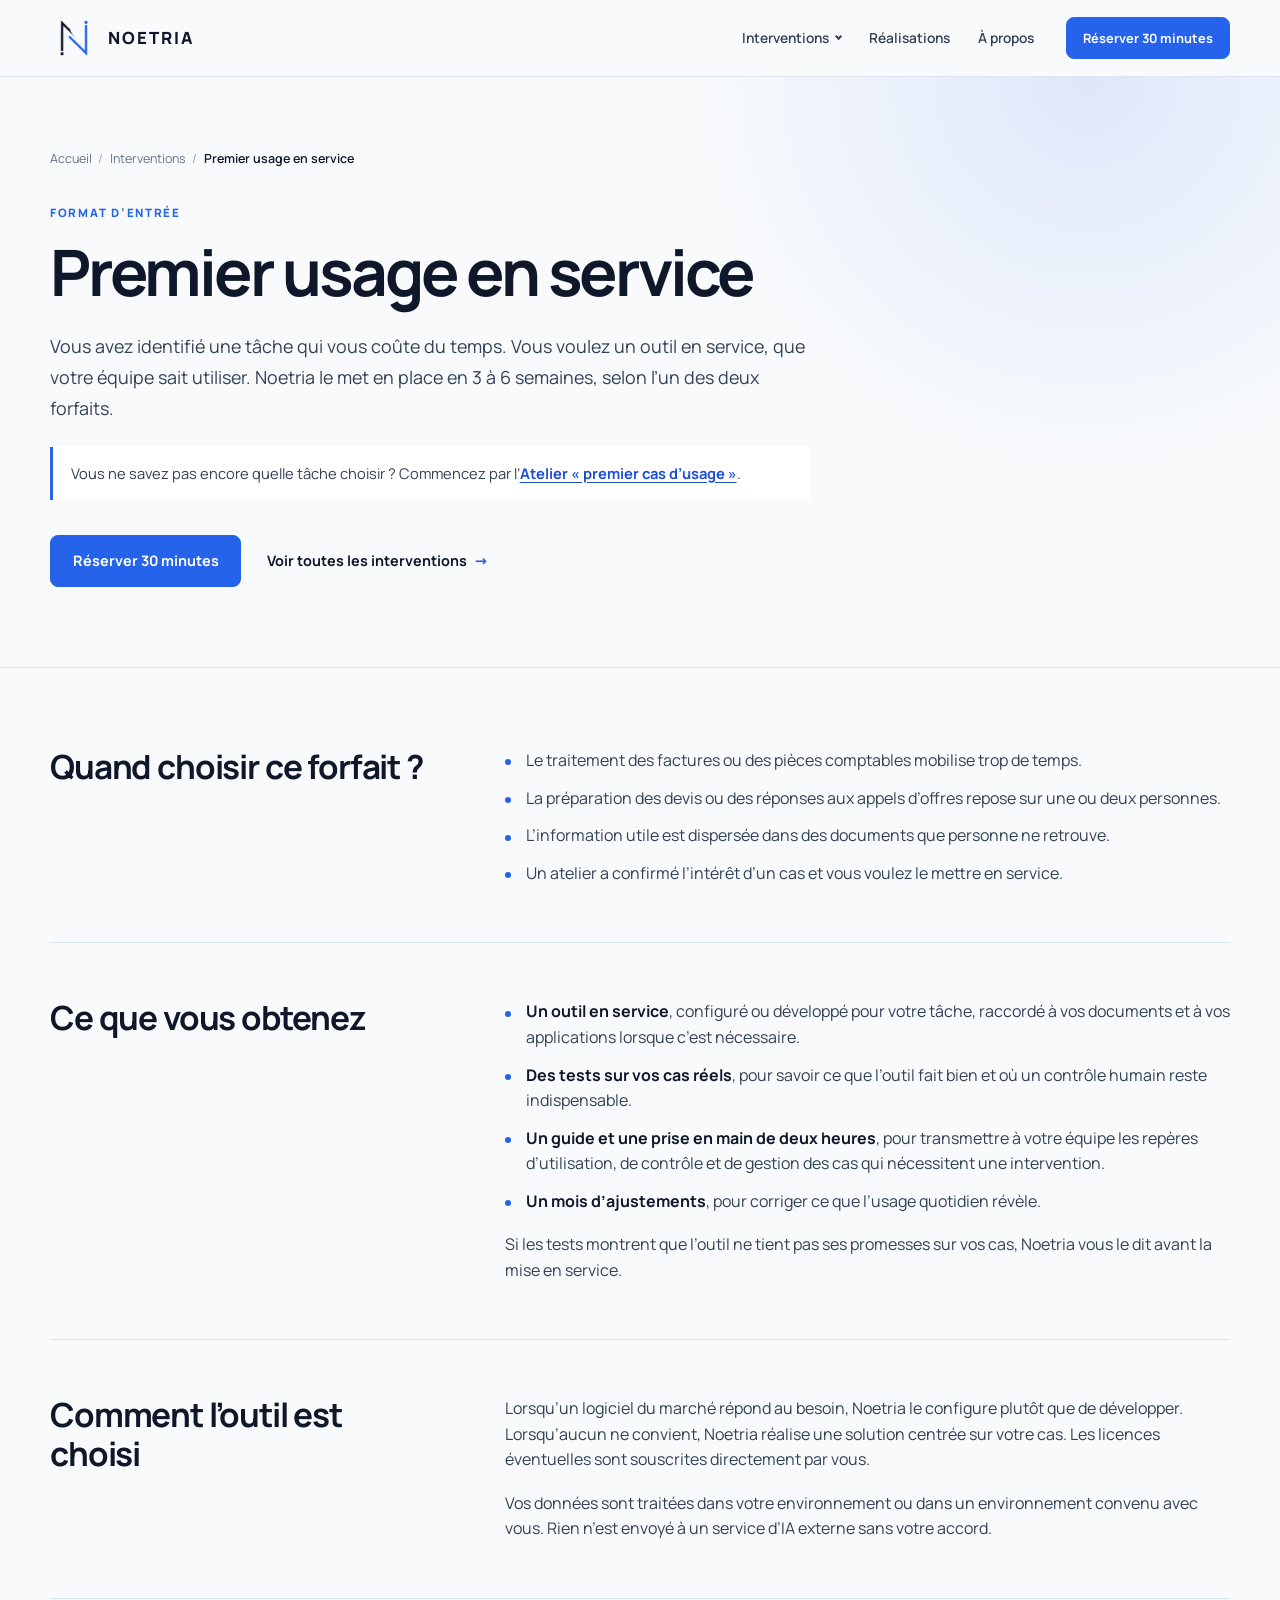
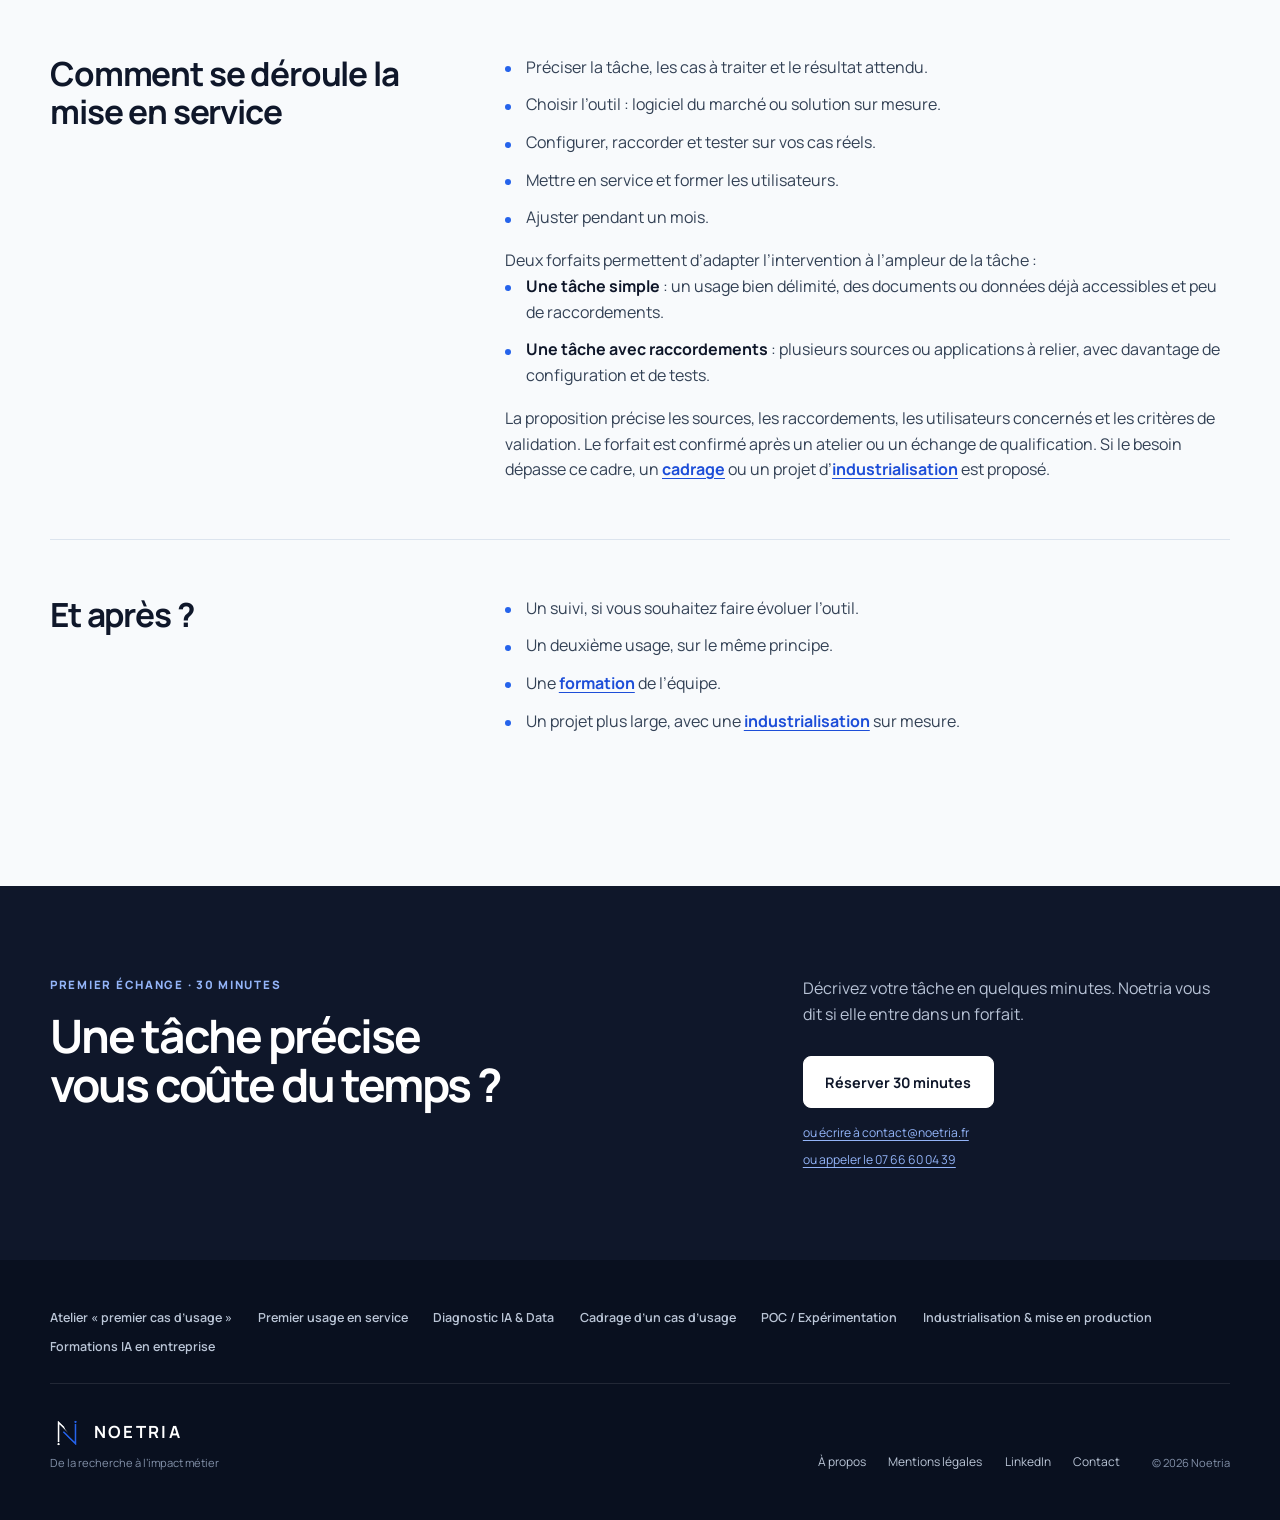
<file: premier-usage-en-service/index.html>
<!DOCTYPE html>
<html lang="fr">
<head>
  <meta charset="UTF-8">
  <meta name="viewport" content="width=device-width, initial-scale=1.0">
  <title>Premier usage de l'IA en service : une tâche, un outil | Noetria</title>
  <meta name="description" content="Une tâche précise confiée à un outil testé sur vos cas réels : choix de l'outil, configuration, prise en main et un mois d'ajustements.">
  <meta name="robots" content="index, follow">
  <link rel="canonical" href="https://noetria.fr/premier-usage-en-service/">
  <meta property="og:type" content="website">
  <meta property="og:site_name" content="Noetria">
  <meta property="og:title" content="Premier usage de l'IA en service : une tâche, un outil | Noetria">
  <meta property="og:description" content="Une tâche précise, confiée à un outil qui fonctionne sur vos cas réels, au forfait et dans un délai court.">
  <meta property="og:url" content="https://noetria.fr/premier-usage-en-service/">
  <meta property="og:image" content="https://noetria.fr/assets/images/social/noetria_image-de-partage_1200x630.png">
  <meta property="og:image:type" content="image/png">
  <meta property="og:image:width" content="1200">
  <meta property="og:image:height" content="630">
  <meta property="og:image:alt" content="Logo Noetria, De la recherche à l'impact métier">
  <meta property="og:locale" content="fr_FR">
  <meta name="twitter:card" content="summary_large_image">
  <meta name="twitter:title" content="Premier usage de l'IA en service : une tâche, un outil | Noetria">
  <meta name="twitter:description" content="Une tâche précise, confiée à un outil qui fonctionne sur vos cas réels, au forfait et dans un délai court.">
  <meta name="twitter:image" content="https://noetria.fr/assets/images/social/noetria_image-de-partage_1200x630.png">
  <meta name="twitter:image:alt" content="Logo Noetria, De la recherche à l'impact métier">
  <link rel="icon" href="../assets/images/favicon-dark/favicon.ico" sizes="any">
  <link rel="icon" type="image/png" sizes="32x32" href="../assets/images/favicon-dark/favicon-32x32.png" media="(prefers-color-scheme: light)">
  <link rel="icon" type="image/png" sizes="32x32" href="../assets/images/favicon-light/favicon-32x32.png" media="(prefers-color-scheme: dark)">
  <link rel="apple-touch-icon" sizes="180x180" href="../assets/images/favicon-dark/apple-touch-icon.png">
  <link rel="manifest" href="../assets/images/favicon-dark/site.webmanifest">
  <meta name="theme-color" content="#0F172A">
  <link rel="preload" href="../assets/fonts/manrope/manrope-latin-400-normal.woff2" as="font" type="font/woff2" crossorigin><link rel="preload" href="../assets/fonts/manrope/manrope-latin-700-normal.woff2" as="font" type="font/woff2" crossorigin><link rel="stylesheet" href="../assets/css/fonts.css"><link rel="stylesheet" href="../assets/css/style.css">
  <script src="../assets/js/navigation.js" defer></script>
  <script type="application/ld+json">{"@context":"https://schema.org","@graph":[{"@type":"Service","@id":"https://noetria.fr/premier-usage-en-service/#service","name":"Premier usage en service","url":"https://noetria.fr/premier-usage-en-service/","provider":{"@type":"Organization","@id":"https://noetria.fr/#organization","name":"Noetria","url":"https://noetria.fr/"},"areaServed":{"@type":"Country","name":"France"}},{"@type":"BreadcrumbList","itemListElement":[{"@type":"ListItem","position":1,"name":"Accueil","item":"https://noetria.fr/"},{"@type":"ListItem","position":2,"name":"Interventions","item":"https://noetria.fr/#offres"},{"@type":"ListItem","position":3,"name":"Premier usage en service","item":"https://noetria.fr/premier-usage-en-service/"}]}]}</script>
</head>
<body>
  <a class="skip-link" href="#contenu">Aller au contenu</a>
  <header class="site-header">
    <div class="site-header__inner">
      <a class="brand" href="../" aria-label="Noetria — accueil">
        <img src="../assets/images/logo/noetria_n-seul_pour-fond-clair_transparent_512x512.png" alt="" width="48" height="48">
        <span>Noetria</span>
      </a>
      <nav class="site-nav" aria-label="Navigation principale">
        <details class="nav-menu">
          <summary>Interventions</summary>
          <ul><li><a href="../atelier-premier-cas-usage/">Atelier « premier cas d’usage »</a></li><li><a href="../premier-usage-en-service/" aria-current="page">Premier usage en service</a></li><li><a href="../diagnostic-ia-data/">Diagnostic IA &amp; Data</a></li><li><a href="../cadrage-cas-usage-ia/">Cadrage d’un cas d’usage</a></li><li><a href="../poc-ia-data/">POC / Expérimentation</a></li><li><a href="../industrialisation-ia-data/">Industrialisation &amp; mise en production</a></li><li><a href="../formation-ia-entreprise/">Formations IA en entreprise</a></li></ul>
        </details>
        <a href="../#realisations">Réalisations</a><a href="../a-propos/">À propos</a>
      </nav>
      <a class="button button--small site-header__cta" href="../rendez-vous/">Réserver 30 minutes</a>
      <a class="site-header__call" href="tel:+33766600439">Appeler</a>
      <details class="mobile-menu">
        <summary>Menu</summary>
        <nav class="mobile-menu__panel" aria-label="Navigation mobile">
          <p class="mobile-menu__label">Interventions</p>
          <ul><li><a href="../atelier-premier-cas-usage/">Atelier « premier cas d’usage »</a></li><li><a href="../premier-usage-en-service/" aria-current="page">Premier usage en service</a></li><li><a href="../diagnostic-ia-data/">Diagnostic IA &amp; Data</a></li><li><a href="../cadrage-cas-usage-ia/">Cadrage d’un cas d’usage</a></li><li><a href="../poc-ia-data/">POC / Expérimentation</a></li><li><a href="../industrialisation-ia-data/">Industrialisation &amp; mise en production</a></li><li><a href="../formation-ia-entreprise/">Formations IA en entreprise</a></li></ul>
          <ul class="mobile-menu__secondary"><li><a href="../#realisations">Réalisations</a></li><li><a href="../a-propos/">À propos</a></li><li><a href="../rendez-vous/">Réserver 30 minutes</a></li></ul>
        </nav>
      </details>
    </div>
  </header>

  <main id="contenu">
    <section class="page-hero">
      <div class="page-hero__inner">
        <nav class="breadcrumb" aria-label="Fil d’Ariane"><ol><li><a href="../">Accueil</a></li><li><a href="../#offres">Interventions</a></li><li><span aria-current="page">Premier usage en service</span></li></ol></nav>
        <p class="eyebrow">Format d’entrée</p>
        <h1>Premier usage en service</h1>
        <p class="page-hero__lead">Vous avez identifié une tâche qui vous coûte du temps. Vous voulez un outil en service, que votre équipe sait utiliser. Noetria le met en place en 3 à 6 semaines, selon l’un des deux forfaits.</p>
          <p class="page-hero__switch">Vous ne savez pas encore quelle tâche choisir ? Commencez par l’<a href="../atelier-premier-cas-usage/">Atelier « premier cas d’usage »</a>.</p>
        <div class="hero__actions">
          <a class="button" href="../rendez-vous/">Réserver 30 minutes</a>
          <a class="text-link" href="../#offres">Voir toutes les interventions <span aria-hidden="true">→</span></a>
        </div>
      </div>
    </section>

    <div class="page-body">
      <section class="page-block">
        <h2>Quand choisir ce forfait ?</h2>
        <div class="page-block__body">
          <ul class="check-list"><li>Le traitement des factures ou des pièces comptables mobilise trop de temps.</li><li>La préparation des devis ou des réponses aux appels d’offres repose sur une ou deux personnes.</li><li>L’information utile est dispersée dans des documents que personne ne retrouve.</li><li>Un atelier a confirmé l’intérêt d’un cas et vous voulez le mettre en service.</li></ul>
        </div>
      </section>
      <section class="page-block">
        <h2>Ce que vous obtenez</h2>
        <div class="page-block__body">
          <ul class="check-list"><li><strong>Un outil en service</strong>, configuré ou développé pour votre tâche, raccordé à vos documents et à vos applications lorsque c’est nécessaire.</li><li><strong>Des tests sur vos cas réels</strong>, pour savoir ce que l’outil fait bien et où un contrôle humain reste indispensable.</li><li><strong>Un guide et une prise en main de deux heures</strong>, pour transmettre à votre équipe les repères d’utilisation, de contrôle et de gestion des cas qui nécessitent une intervention.</li><li><strong>Un mois d’ajustements</strong>, pour corriger ce que l’usage quotidien révèle.</li></ul>
          <p>Si les tests montrent que l’outil ne tient pas ses promesses sur vos cas, Noetria vous le dit avant la mise en service.</p>
        </div>
      </section>
      <section class="page-block">
        <h2>Comment l’outil est choisi</h2>
        <div class="page-block__body">
          <p>Lorsqu’un logiciel du marché répond au besoin, Noetria le configure plutôt que de développer. Lorsqu’aucun ne convient, Noetria réalise une solution centrée sur votre cas. Les licences éventuelles sont souscrites directement par vous.</p>
          <p>Vos données sont traitées dans votre environnement ou dans un environnement convenu avec vous. Rien n’est envoyé à un service d’IA externe sans votre accord.</p>
        </div>
      </section>
      <section class="page-block">
        <h2>Comment se déroule la mise en service</h2>
        <div class="page-block__body">
          <ul class="check-list"><li>Préciser la tâche, les cas à traiter et le résultat attendu.</li><li>Choisir l’outil : logiciel du marché ou solution sur mesure.</li><li>Configurer, raccorder et tester sur vos cas réels.</li><li>Mettre en service et former les utilisateurs.</li><li>Ajuster pendant un mois.</li></ul>
          <p>Deux forfaits permettent d’adapter l’intervention à l’ampleur de la tâche :</p><ul class="check-list"><li><strong>Une tâche simple</strong> : un usage bien délimité, des documents ou données déjà accessibles et peu de raccordements.</li><li><strong>Une tâche avec raccordements</strong> : plusieurs sources ou applications à relier, avec davantage de configuration et de tests.</li></ul><p>La proposition précise les sources, les raccordements, les utilisateurs concernés et les critères de validation. Le forfait est confirmé après un atelier ou un échange de qualification. Si le besoin dépasse ce cadre, un <a href="../cadrage-cas-usage-ia/">cadrage</a> ou un projet d’<a href="../industrialisation-ia-data/">industrialisation</a> est proposé.</p>
        </div>
      </section>
      <section class="page-block">
        <h2>Et après ?</h2>
        <div class="page-block__body">
          <ul class="check-list"><li>Un suivi, si vous souhaitez faire évoluer l’outil.</li><li>Un deuxième usage, sur le même principe.</li><li>Une <a href="../formation-ia-entreprise/">formation</a> de l’équipe.</li><li>Un projet plus large, avec une <a href="../industrialisation-ia-data/">industrialisation</a> sur mesure.</li></ul>
        </div>
      </section>
    </div>

    <section class="cta" aria-labelledby="cta-titre">
      <div><p class="eyebrow">Premier échange · 30 minutes</p><h2 id="cta-titre">Une tâche précise vous coûte du temps ?</h2></div>
      <div class="cta__action"><p>Décrivez votre tâche en quelques minutes. Noetria vous dit si elle entre dans un forfait.</p><a class="button button--light" href="../rendez-vous/">Réserver 30 minutes</a><a href="mailto:contact@noetria.fr">ou écrire à contact@noetria.fr</a><a href="tel:+33766600439">ou appeler le 07 66 60 04 39</a></div>
    </section>
  </main>

  <footer class="footer">
    <nav class="footer__offers" aria-label="Interventions"><a href="../atelier-premier-cas-usage/">Atelier « premier cas d’usage »</a><a href="../premier-usage-en-service/">Premier usage en service</a><a href="../diagnostic-ia-data/">Diagnostic IA &amp; Data</a><a href="../cadrage-cas-usage-ia/">Cadrage d’un cas d’usage</a><a href="../poc-ia-data/">POC / Expérimentation</a><a href="../industrialisation-ia-data/">Industrialisation &amp; mise en production</a><a href="../formation-ia-entreprise/">Formations IA en entreprise</a></nav>
    <div class="footer__brand"><div class="footer__logo"><img src="../assets/images/logo/noetria_n-seul_pour-fond-sombre_transparent_512x512.png" alt="" width="34" height="34"><strong>Noetria</strong></div><span>De la recherche à l’impact métier</span></div>
    <nav class="footer__links" aria-label="Liens de pied de page"><a href="../a-propos/">À propos</a><a href="../mentions-legales.html">Mentions légales</a><a href="https://www.linkedin.com/company/noetria/" target="_blank" rel="noopener noreferrer">LinkedIn</a><a href="mailto:contact@noetria.fr">Contact</a></nav>
    <span class="footer__copyright">© 2026 Noetria</span>
  </footer>
</body>
</html>
</file>
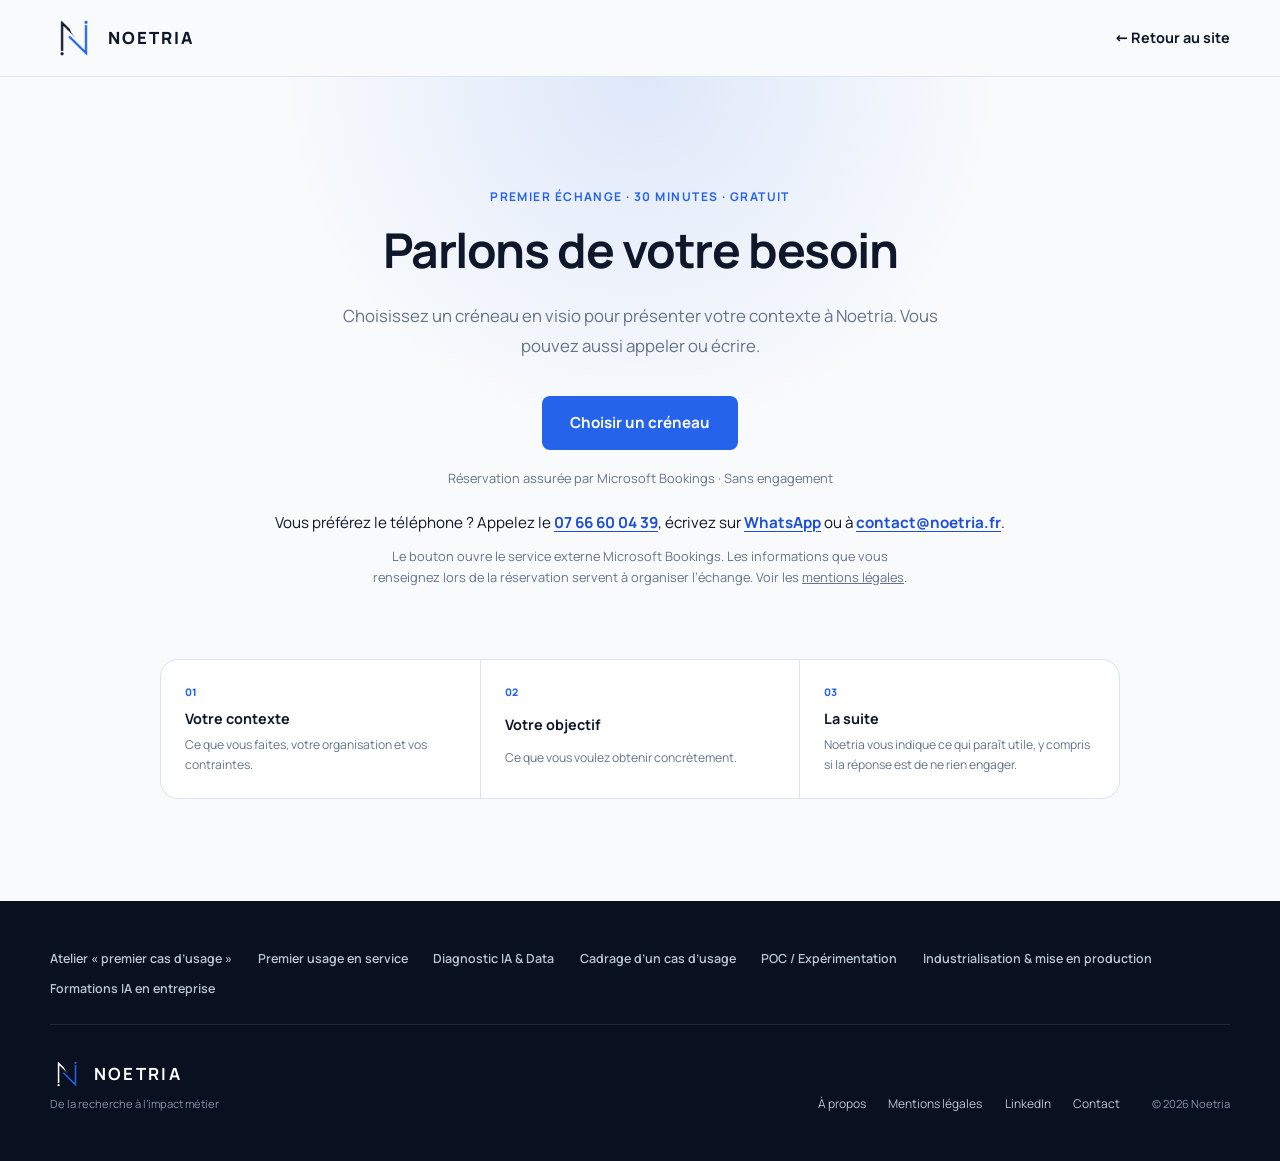
<file: rendez-vous/index.html>
<!DOCTYPE html>
<html lang="fr">
<head>
  <meta charset="UTF-8"><meta name="viewport" content="width=device-width, initial-scale=1.0">
  <title>Prendre rendez-vous | Noetria</title>
  <meta name="description" content="Réservez un premier échange de 30 minutes avec Noetria autour de votre besoin en IA, Data ou R&amp;D.">
  <meta name="robots" content="index, follow"><link rel="canonical" href="https://noetria.fr/rendez-vous/">
  <meta property="og:type" content="website"><meta property="og:site_name" content="Noetria"><meta property="og:title" content="Prendre rendez-vous | Noetria"><meta property="og:description" content="Échangeons pendant 30 minutes autour de votre besoin en IA, Data ou R&amp;D."><meta property="og:image" content="https://noetria.fr/assets/images/social/noetria_image-de-partage_1200x630.png"><meta property="og:image:width" content="1200"><meta property="og:image:height" content="630"><meta property="og:image:alt" content="Logo Noetria, De la recherche à l'impact métier"><meta property="og:locale" content="fr_FR">
  <link rel="icon" href="../assets/images/favicon-dark/favicon.ico" sizes="any"><link rel="icon" type="image/png" sizes="32x32" href="../assets/images/favicon-dark/favicon-32x32.png" media="(prefers-color-scheme: light)"><link rel="icon" type="image/png" sizes="32x32" href="../assets/images/favicon-light/favicon-32x32.png" media="(prefers-color-scheme: dark)"><link rel="apple-touch-icon" sizes="180x180" href="../assets/images/favicon-dark/apple-touch-icon.png"><link rel="manifest" href="../assets/images/favicon-dark/site.webmanifest"><meta name="theme-color" content="#0F172A"><link rel="preload" href="../assets/fonts/manrope/manrope-latin-400-normal.woff2" as="font" type="font/woff2" crossorigin><link rel="preload" href="../assets/fonts/manrope/manrope-latin-700-normal.woff2" as="font" type="font/woff2" crossorigin><link rel="stylesheet" href="../assets/css/fonts.css"><link rel="stylesheet" href="../assets/css/style.css">
</head>
<body>
  <a class="skip-link" href="#contenu">Aller au contenu</a>
  <header class="site-header"><div class="site-header__inner"><a class="brand" href="../" aria-label="Retour à l'accueil Noetria"><img src="../assets/images/logo/noetria_n-seul_pour-fond-clair_transparent_512x512.png" alt="" width="48" height="48"><span>Noetria</span></a><a class="text-link booking-header__back" href="../">← Retour au site</a></div></header>
  <main id="contenu" class="booking-page">
    <section class="booking"><div class="booking__inner"><p class="booking__eyebrow">Premier échange · 30 minutes · gratuit</p><h1 class="booking__heading">Parlons de votre besoin</h1><p class="booking__text">Choisissez un créneau en visio pour présenter votre contexte à Noetria. Vous pouvez aussi appeler ou écrire.</p><a class="booking__button" href="https://bookings.cloud.microsoft/bookwithme/user/8738355ce5ce44c9938688e79b729c49%40noetria.fr/meetingtype/0l6IifGoe0mHkzyfZ9ZpSA2?anonymous&amp;ismsaljsauthenabled" target="_blank" rel="noopener noreferrer">Choisir un créneau</a><p class="booking__note">Réservation assurée par Microsoft Bookings · Sans engagement</p><p class="booking__phone">Vous préférez le téléphone ? Appelez le <a href="tel:+33766600439">07 66 60 04 39</a>, écrivez sur <a href="https://wa.me/33766600439" target="_blank" rel="noopener noreferrer">WhatsApp</a> ou à <a href="mailto:contact@noetria.fr">contact@noetria.fr</a>.</p><p class="booking__note booking__note--info">Le bouton ouvre le service externe Microsoft Bookings. Les informations que vous renseignez lors de la réservation servent à organiser l’échange. Voir les <a href="../mentions-legales.html#donnees-personnelles">mentions légales</a>.</p></div></section>
    <section class="booking-reassurance" aria-label="Déroulement de l’échange"><div><span>01</span><strong>Votre contexte</strong><p>Ce que vous faites, votre organisation et vos contraintes.</p></div><div><span>02</span><strong>Votre objectif</strong><p>Ce que vous voulez obtenir concrètement.</p></div><div><span>03</span><strong>La suite</strong><p>Noetria vous indique ce qui paraît utile, y compris si la réponse est de ne rien engager.</p></div></section>
  </main>
  <footer class="footer"><nav class="footer__offers" aria-label="Interventions"><a href="../atelier-premier-cas-usage/">Atelier « premier cas d’usage »</a><a href="../premier-usage-en-service/">Premier usage en service</a><a href="../diagnostic-ia-data/">Diagnostic IA &amp; Data</a><a href="../cadrage-cas-usage-ia/">Cadrage d’un cas d’usage</a><a href="../poc-ia-data/">POC / Expérimentation</a><a href="../industrialisation-ia-data/">Industrialisation &amp; mise en production</a><a href="../formation-ia-entreprise/">Formations IA en entreprise</a></nav><div class="footer__brand"><div class="footer__logo"><img src="../assets/images/logo/noetria_n-seul_pour-fond-sombre_transparent_512x512.png" alt="" width="34" height="34"><strong>Noetria</strong></div><span>De la recherche à l’impact métier</span></div><nav class="footer__links" aria-label="Liens de pied de page"><a href="../a-propos/">À propos</a><a href="../mentions-legales.html">Mentions légales</a><a href="https://www.linkedin.com/company/noetria/" target="_blank" rel="noopener noreferrer">LinkedIn</a><a href="mailto:contact@noetria.fr">Contact</a></nav><span class="footer__copyright">© 2026 Noetria</span></footer>
</body>
</html>
</file>
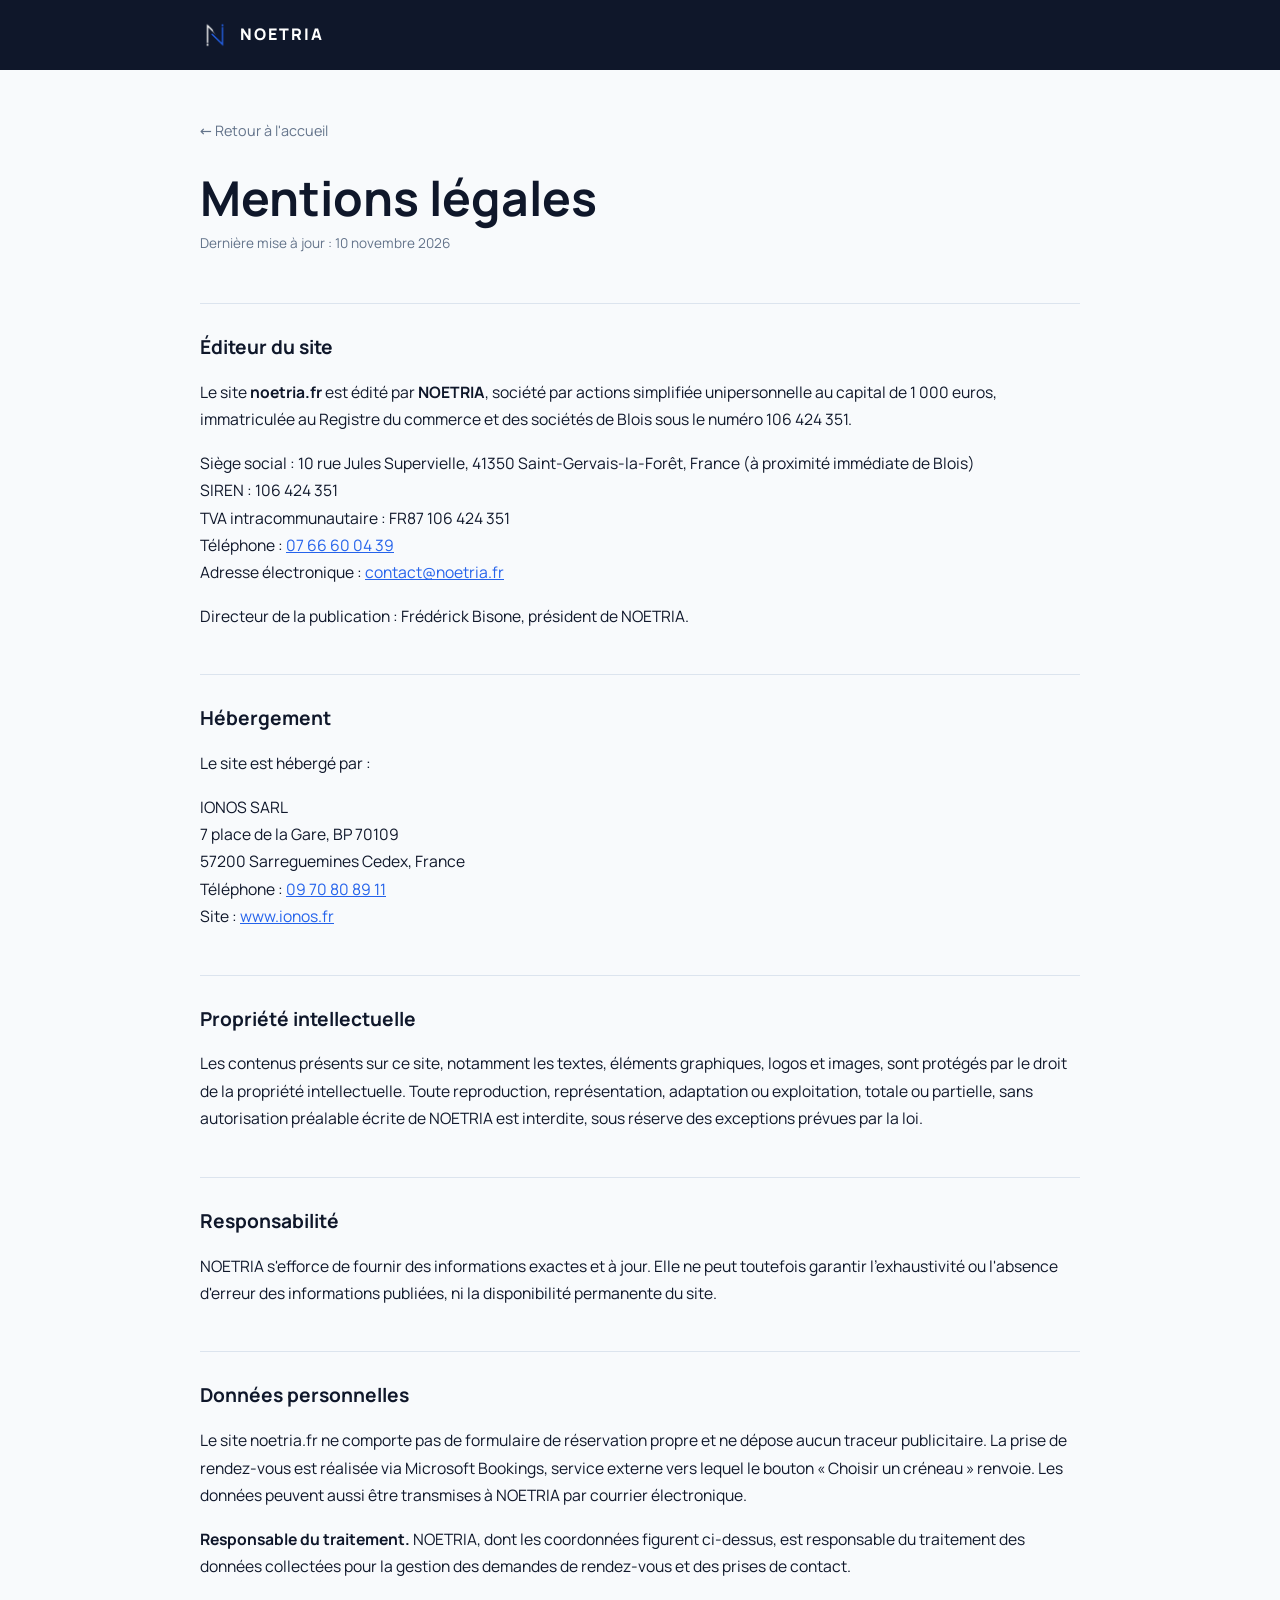
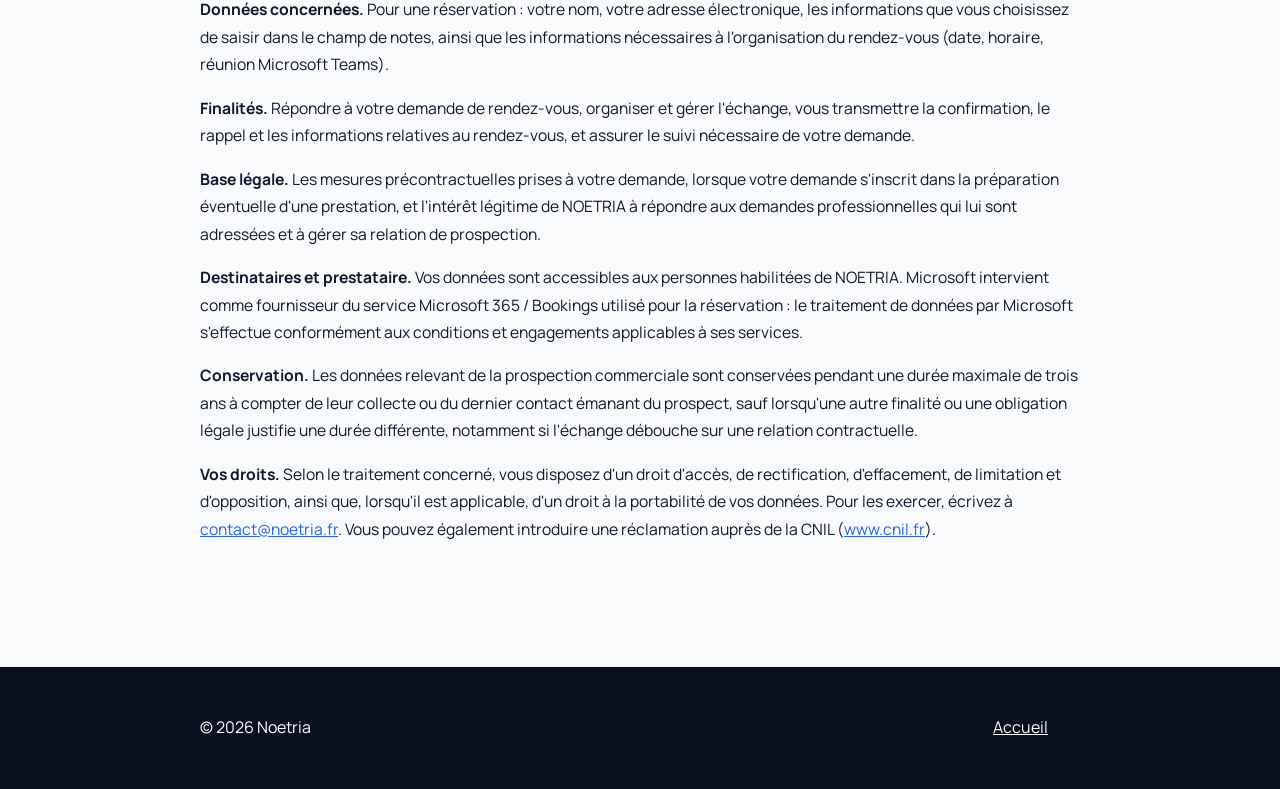
<file: mentions-legales.html>
<!DOCTYPE html>
<html lang="fr">
<head>
  <meta charset="UTF-8">
  <meta name="viewport" content="width=device-width, initial-scale=1.0">
  <title>Mentions légales | Noetria</title>
  <meta name="description" content="Mentions légales du site Noetria.">
  <meta name="robots" content="noindex, follow">
  <link rel="canonical" href="https://noetria.fr/mentions-legales.html">

  <link rel="icon" href="assets/images/favicon-dark/favicon.ico" sizes="any">
  <link rel="icon" type="image/png" sizes="32x32" href="assets/images/favicon-dark/favicon-32x32.png" media="(prefers-color-scheme: light)">
  <link rel="icon" type="image/png" sizes="32x32" href="assets/images/favicon-light/favicon-32x32.png" media="(prefers-color-scheme: dark)">
  <link rel="apple-touch-icon" sizes="180x180" href="assets/images/favicon-dark/apple-touch-icon.png">
  <link rel="manifest" href="assets/images/favicon-dark/site.webmanifest">
  <meta name="theme-color" content="#0F172A">
  <link rel="preload" href="assets/fonts/manrope/manrope-latin-400-normal.woff2" as="font" type="font/woff2" crossorigin><link rel="preload" href="assets/fonts/manrope/manrope-latin-700-normal.woff2" as="font" type="font/woff2" crossorigin><link rel="stylesheet" href="assets/css/fonts.css"><link rel="stylesheet" href="assets/css/style.css">
</head>
<body class="legal-page">

  <a class="skip-link" href="#contenu">Aller au contenu</a>

  <header class="legal-header">
    <a class="legal-header__brand" href="./" aria-label="Retour à l'accueil Noetria"><img src="assets/images/logo/noetria_n-seul_pour-fond-sombre_transparent_512x512.png" alt="" width="30" height="30"><span>Noetria</span></a>
  </header>

  <main id="contenu" class="legal">
    <div class="legal__inner">
      <a class="legal__back" href="./">← Retour à l'accueil</a>
      <h1>Mentions légales</h1>
      <p class="legal__updated">Dernière mise à jour : 10 novembre 2026</p>

      <section class="legal__section">
        <h2>Éditeur du site</h2>
        <p>
          Le site <strong>noetria.fr</strong> est édité par <strong>NOETRIA</strong>,
          société par actions simplifiée unipersonnelle au capital de 1 000 euros,
          immatriculée au Registre du commerce et des sociétés de Blois sous le
          numéro 106 424 351.
        </p>
        <address>
          Siège social : 10 rue Jules Supervielle, 41350 Saint-Gervais-la-Forêt, France (à proximité immédiate de Blois)<br>
          SIREN : 106 424 351<br>
          TVA intracommunautaire : FR87 106 424 351<br>
          Téléphone : <a href="tel:+33766600439">07 66 60 04 39</a><br>
          Adresse électronique : <a href="mailto:contact@noetria.fr">contact@noetria.fr</a>
        </address>
        <p>Directeur de la publication : Frédérick Bisone, président de NOETRIA.</p>
      </section>

      <section class="legal__section">
        <h2>Hébergement</h2>
        <p>Le site est hébergé par :</p>
        <address>
          IONOS SARL<br>
          7 place de la Gare, BP 70109<br>
          57200 Sarreguemines Cedex, France<br>
          Téléphone : <a href="tel:+33970808911">09 70 80 89 11</a><br>
          Site : <a href="https://www.ionos.fr/" target="_blank" rel="noopener noreferrer">www.ionos.fr</a>
        </address>
      </section>

      <section class="legal__section">
        <h2>Propriété intellectuelle</h2>
        <p>
          Les contenus présents sur ce site, notamment les textes, éléments graphiques,
          logos et images, sont protégés par le droit de la propriété intellectuelle.
          Toute reproduction, représentation, adaptation ou exploitation, totale ou
          partielle, sans autorisation préalable écrite de NOETRIA est interdite,
          sous réserve des exceptions prévues par la loi.
        </p>
      </section>

      <section class="legal__section">
        <h2>Responsabilité</h2>
        <p>
          NOETRIA s'efforce de fournir des informations exactes et à jour. Elle ne peut
          toutefois garantir l'exhaustivité ou l'absence d'erreur des informations
          publiées, ni la disponibilité permanente du site.
        </p>
      </section>

      <section class="legal__section" id="donnees-personnelles">
        <h2>Données personnelles</h2>
        <p>
          Le site noetria.fr ne comporte pas de formulaire de réservation propre et ne dépose
          aucun traceur publicitaire. La prise de rendez-vous est réalisée via Microsoft Bookings,
          service externe vers lequel le bouton « Choisir un créneau » renvoie. Les données
          peuvent aussi être transmises à NOETRIA par courrier électronique.
        </p>
        <p>
          <strong>Responsable du traitement.</strong> NOETRIA, dont les coordonnées figurent
          ci-dessus, est responsable du traitement des données collectées pour la gestion des
          demandes de rendez-vous et des prises de contact.
        </p>
        <p>
          <strong>Données concernées.</strong> Pour une réservation : votre nom, votre adresse
          électronique, les informations que vous choisissez de saisir dans le champ de notes,
          ainsi que les informations nécessaires à l'organisation du rendez-vous (date, horaire,
          réunion Microsoft Teams).
        </p>
        <p>
          <strong>Finalités.</strong> Répondre à votre demande de rendez-vous, organiser et gérer
          l'échange, vous transmettre la confirmation, le rappel et les informations relatives au
          rendez-vous, et assurer le suivi nécessaire de votre demande.
        </p>
        <p>
          <strong>Base légale.</strong> Les mesures précontractuelles prises à votre demande, lorsque
          votre demande s'inscrit dans la préparation éventuelle d'une prestation, et l'intérêt
          légitime de NOETRIA à répondre aux demandes professionnelles qui lui sont adressées et à
          gérer sa relation de prospection.
        </p>
        <p>
          <strong>Destinataires et prestataire.</strong> Vos données sont accessibles aux personnes
          habilitées de NOETRIA. Microsoft intervient comme fournisseur du service Microsoft 365 /
          Bookings utilisé pour la réservation : le traitement de données par Microsoft s'effectue
          conformément aux conditions et engagements applicables à ses services.
        </p>
        <p>
          <strong>Conservation.</strong> Les données relevant de la prospection commerciale sont
          conservées pendant une durée maximale de trois ans à compter de leur collecte ou du
          dernier contact émanant du prospect, sauf lorsqu'une autre finalité ou une obligation
          légale justifie une durée différente, notamment si l'échange débouche sur une relation
          contractuelle.
        </p>
        <p>
          <strong>Vos droits.</strong> Selon le traitement concerné, vous disposez d'un droit
          d'accès, de rectification, d'effacement, de limitation et d'opposition, ainsi que, lorsqu'il
          est applicable, d'un droit à la portabilité de vos données. Pour les exercer, écrivez à
          <a href="mailto:contact@noetria.fr">contact@noetria.fr</a>. Vous pouvez également
          introduire une réclamation auprès de la CNIL
          (<a href="https://www.cnil.fr/" target="_blank" rel="noopener noreferrer">www.cnil.fr</a>).
        </p>
      </section>
    </div>
  </main>

  <footer class="footer">
    <div class="footer__inner">
      <span>© 2026 Noetria</span>
      <a href="./">Accueil</a>
    </div>
  </footer>

</body>
</html>
</file>
<file: assets/css/fonts.css>
/* Manrope (SIL OFL 1.1, voir assets/fonts/manrope/OFL.txt) — auto-hébergée, sous-ensemble latin, aucune requête externe. */
@font-face{font-family:"Manrope";font-style:normal;font-weight:400;font-display:swap;src:url("../fonts/manrope/manrope-latin-400-normal.woff2") format("woff2");unicode-range:U+0000-00FF,U+0131,U+0152-0153,U+02BB-02BC,U+02C6,U+02DA,U+02DC,U+0304,U+0308,U+0329,U+2000-206F,U+20AC,U+2122,U+2191,U+2193,U+2212,U+2215,U+FEFF,U+FFFD}
@font-face{font-family:"Manrope";font-style:normal;font-weight:600;font-display:swap;src:url("../fonts/manrope/manrope-latin-600-normal.woff2") format("woff2");unicode-range:U+0000-00FF,U+0131,U+0152-0153,U+02BB-02BC,U+02C6,U+02DA,U+02DC,U+0304,U+0308,U+0329,U+2000-206F,U+20AC,U+2122,U+2191,U+2193,U+2212,U+2215,U+FEFF,U+FFFD}
@font-face{font-family:"Manrope";font-style:normal;font-weight:700;font-display:swap;src:url("../fonts/manrope/manrope-latin-700-normal.woff2") format("woff2");unicode-range:U+0000-00FF,U+0131,U+0152-0153,U+02BB-02BC,U+02C6,U+02DA,U+02DC,U+0304,U+0308,U+0329,U+2000-206F,U+20AC,U+2122,U+2191,U+2193,U+2212,U+2215,U+FEFF,U+FFFD}
@font-face{font-family:"Manrope";font-style:normal;font-weight:800;font-display:swap;src:url("../fonts/manrope/manrope-latin-800-normal.woff2") format("woff2");unicode-range:U+0000-00FF,U+0131,U+0152-0153,U+02BB-02BC,U+02C6,U+02DA,U+02DC,U+0304,U+0308,U+0329,U+2000-206F,U+20AC,U+2122,U+2191,U+2193,U+2212,U+2215,U+FEFF,U+FFFD}
</file>
<file: assets/css/style.css>
:root{--navy:#0f172a;--deep:#09101f;--blue:#2563eb;--blue-dark:#1d4ed8;--off:#f8fafc;--white:#fff;--slate:#64748b;--dark:#334155;--line:#dce4ee;--font:"Manrope","Segoe UI",system-ui,sans-serif;--max:1180px;--radius:18px;--ease:cubic-bezier(.2,.8,.2,1)}
*,*::before,*::after{box-sizing:border-box}html{scroll-behavior:smooth;scroll-padding-top:88px}body{margin:0;color:var(--navy);background:var(--off);font-family:var(--font);line-height:1.6;-webkit-font-smoothing:antialiased}img{display:block;max-width:100%}a{color:inherit}h1,h2,h3,p,blockquote{margin:0}.skip-link{position:fixed;z-index:100;top:0;left:-9999px;padding:.75rem 1rem;color:#fff;background:var(--blue)}.skip-link:focus{left:0}:focus-visible{outline:3px solid var(--blue-dark);outline-offset:3px}.cta :focus-visible,.footer :focus-visible{outline-color:#fff}
.site-header{position:sticky;z-index:20;top:0;border-bottom:1px solid #dce4eee6;background:#f8fafceb;backdrop-filter:blur(14px)}.site-header__inner{display:flex;align-items:center;gap:2rem;width:min(calc(100% - 40px),var(--max));min-height:76px;margin:auto}.brand{display:inline-flex;align-items:center;gap:.65rem;text-decoration:none;font-size:1.05rem;font-weight:800;letter-spacing:.12em;text-transform:uppercase}.brand img{width:34px;height:34px;object-fit:contain}.site-nav{display:flex;align-items:center;gap:1.75rem;margin-left:auto}.site-nav a{color:var(--dark);font-size:.86rem;font-weight:600;text-decoration:none}.site-nav a:hover{color:var(--blue)}
.button{display:inline-flex;align-items:center;justify-content:center;min-height:50px;padding:.85rem 1.35rem;border:1px solid var(--blue);border-radius:8px;color:#fff;background:var(--blue);font-size:.9rem;font-weight:700;text-decoration:none;transition:transform .2s var(--ease),background .2s var(--ease),border-color .2s var(--ease)}.button:hover{background:var(--blue-dark);border-color:var(--blue-dark);transform:translateY(-2px)}.button--small{min-height:40px;padding:.6rem 1rem;font-size:.8rem}.button--light{color:var(--navy);border-color:#fff;background:#fff}.button--light:hover{color:#fff;border-color:var(--blue);background:var(--blue)}.text-link{display:inline-flex;align-items:center;gap:.5rem;color:var(--navy);font-size:.9rem;font-weight:700;text-decoration:none}.text-link span{color:var(--blue);transition:transform .2s var(--ease)}.text-link:hover span{transform:translateY(2px)}.eyebrow{color:var(--blue);font-size:.72rem;font-weight:800;letter-spacing:.15em;text-transform:uppercase}
.hero{overflow:hidden;padding:92px 20px 0;background:radial-gradient(circle at 85% 12%,#2563eb1f,transparent 28%),var(--off)}.hero__grid{display:grid;grid-template-columns:minmax(0,1.2fr) minmax(340px,.8fr);gap:clamp(50px,8vw,110px);align-items:center;width:min(100%,var(--max));margin:auto}.hero__content h1{max-width:800px;margin-top:1.2rem;font-size:clamp(2.8rem,6vw,5.3rem);font-weight:700;letter-spacing:-.06em;line-height:.98}.hero__content h1 span{color:var(--blue)}.hero__lead{max-width:690px;margin-top:2rem;color:var(--dark);font-size:clamp(1.02rem,1.4vw,1.18rem);line-height:1.75}.hero__actions{display:flex;align-items:center;gap:1.6rem;margin-top:2.2rem}.hero__signal{position:relative;padding:2rem;border:1px solid #93b4f847;border-radius:var(--radius);color:#fff;background:var(--navy);box-shadow:0 30px 70px #0f172a2e}.hero__signal::before{position:absolute;z-index:-1;right:-18px;bottom:-18px;width:75%;height:75%;border:1px solid var(--blue);border-radius:var(--radius);content:""}.signal__label{padding-bottom:1.25rem;border-bottom:1px solid #ffffff1f;color:#93b4f8;font-size:.72rem;font-weight:800;letter-spacing:.12em;text-transform:uppercase}
.section{width:min(calc(100% - 40px),var(--max));margin:auto;padding:120px 0}.section__intro{display:grid;grid-template-columns:1.1fr .9fr;gap:2rem 7rem;align-items:end;margin-bottom:3.5rem}.section__intro .eyebrow{grid-column:1/-1}.section__intro h2,.approach h2,.founder h2,.cta h2{font-size:clamp(2rem,4vw,3.55rem);letter-spacing:-.045em;line-height:1.08}.section__intro>p:last-child{color:var(--slate);font-size:.98rem}.section--offers{width:100%;max-width:none;padding-right:max(20px,calc((100% - var(--max))/2));padding-left:max(20px,calc((100% - var(--max))/2));background:#fff}.offers-grid{display:grid;grid-template-columns:repeat(2,1fr);gap:1rem}.offer-card{display:flex;flex-direction:column;min-height:410px;padding:2rem;border:1px solid var(--line);border-radius:var(--radius);background:var(--off);transition:transform .25s var(--ease),border-color .25s var(--ease),box-shadow .25s var(--ease)}.offer-card:hover{transform:translateY(-4px);border-color:#b8cae7;box-shadow:0 18px 40px #0f172a14}.offer-card--featured{color:#fff;border-color:var(--navy);background:var(--navy)}.offer-card__top{display:flex;align-items:center;justify-content:space-between;gap:1rem}.offer-card__tag{padding:.35rem .55rem;border:1px solid #93b4f852;border-radius:999px;color:#b9cdfd;font-size:.62rem;font-weight:700}.offer-card h3{margin-top:2.5rem;font-size:1.65rem;letter-spacing:-.025em}.offer-card>p{max-width:520px;margin-top:.8rem;color:var(--slate);font-size:.92rem}.offer-card--featured>p{color:#b8c3d6}.offer-card ul{display:grid;gap:.55rem;margin:1.5rem 0 0;padding:1.25rem 0 0;border-top:1px solid var(--line);list-style:none}.offer-card--featured ul{border-color:#ffffff1f}.offer-card li{position:relative;padding-left:1.1rem;color:var(--dark);font-size:.82rem}.offer-card--featured li{color:#dbe4f2}.offer-card li::before{position:absolute;top:.67em;left:0;width:5px;height:5px;border-radius:50%;background:var(--blue);content:""}.offer-card>a{display:inline-flex;gap:.5rem;align-items:center;margin-top:auto;padding-top:1.5rem;color:#dbeafe;font-size:.82rem;font-weight:700;text-decoration:none}.offer-card>a span{color:#93b4f8}
.approach{display:grid;grid-template-columns:.85fr 1.15fr;gap:clamp(50px,10vw,140px)}.approach__statement{align-self:start;padding:2rem;border-left:3px solid var(--blue);background:#fff}.approach blockquote{margin-top:1.25rem;font-size:clamp(1.2rem,2vw,1.6rem);font-weight:600;line-height:1.55}.approach__content>p{max-width:670px;margin-top:1.5rem;color:var(--slate)}.principles{display:grid;gap:.8rem;margin-top:2.5rem}.principles div{display:flex;align-items:center;gap:1rem;padding:1rem 0;border-bottom:1px solid var(--line)}.principles strong{font-size:.88rem}.founder{display:grid;grid-template-columns:.75fr 1.25fr;gap:clamp(50px,10vw,140px);align-items:center;border-top:1px solid var(--line)}.founder__mark{display:grid;place-items:center;aspect-ratio:1;border-radius:50%;background:radial-gradient(circle,#17223d,var(--navy))}.founder__mark img{width:72%}.founder__content h2{margin-top:1rem}.founder__content>p:not(.eyebrow){max-width:680px;margin-top:1.2rem;color:var(--slate)}.founder__content strong{color:var(--navy)}.founder__content .text-link{margin-top:1.8rem}
.cta{display:grid;grid-template-columns:1.2fr .8fr;gap:3rem 7rem;padding:90px max(20px,calc((100% - var(--max))/2));color:#fff;background:var(--navy)}.cta .eyebrow{color:#93b4f8}.cta h2{margin-top:1rem}.cta__action{display:flex;flex-direction:column;align-items:flex-start;justify-content:flex-end}.cta__action p{color:#b8c3d6}.cta__action .button{margin-top:1.8rem}.cta__action>a:last-child{margin-top:.9rem;color:#93b4f8;font-size:.76rem;text-underline-offset:3px}.footer{display:grid;grid-template-columns:1fr auto auto;gap:2rem;align-items:end;padding:48px max(20px,calc((100% - var(--max))/2));background:var(--deep);color:#fff}.footer__brand{display:grid;gap:.25rem}.footer__brand strong{font-size:1.05rem;letter-spacing:.14em;text-transform:uppercase}.footer__brand span,.footer__copyright{color:#8290a8;font-size:.7rem}.footer__links{display:flex;gap:1.4rem}.footer__links a{color:#bac5d6;font-size:.75rem;text-decoration:none}.footer__links a:hover{color:#fff}
.booking{padding:88px 24px 72px;background:var(--off)}.booking__inner,.booking-back__inner{width:100%;max-width:760px;margin:0 auto;text-align:center}.booking__eyebrow{margin-bottom:16px;color:var(--blue);font-size:.75rem;font-weight:700;letter-spacing:.12em;text-transform:uppercase}.booking__heading{font-size:clamp(2rem,5vw,3rem);line-height:1.15;letter-spacing:-.03em}.booking__text{max-width:640px;margin:24px auto 0;color:var(--slate);font-size:1.05rem;line-height:1.75}.booking__button{display:inline-flex;margin-top:36px;padding:15px 28px;border-radius:8px;background:var(--blue);color:#fff;font-size:.95rem;font-weight:700;text-decoration:none}.booking__note{margin-top:18px;color:#94a3b8;font-size:.8rem}.booking-back{padding:0 24px 72px;background:var(--off)}.booking-back__link{color:var(--slate);font-size:.85rem;font-weight:600;text-decoration:none}
.legal-page{background:var(--off)}.legal-header{padding:1.25rem 20px;background:var(--navy)}.legal-header__brand{display:block;max-width:880px;margin:auto;color:#fff;font-weight:800;letter-spacing:.12em;text-decoration:none;text-transform:uppercase}.legal{padding:3rem 20px 5rem}.legal__inner{max-width:880px;margin:auto}.legal__back{display:inline-block;margin-bottom:1.75rem;color:var(--slate);font-size:.9rem;text-decoration:none}.legal h1{font-size:clamp(2rem,5vw,3rem);line-height:1.15}.legal__updated{margin:.5rem 0 3rem;color:var(--slate);font-size:.85rem}.legal__section{padding:1.75rem 0;border-top:1px solid var(--line)}.legal__section h2{margin:0 0 1rem;font-size:1.2rem}.legal__section p,.legal__section address{margin:0 0 1rem;font-size:.98rem;font-style:normal;line-height:1.75}.legal__section a{color:var(--blue)}
@media(max-width:900px){.site-nav{display:none}.site-header__inner{gap:1rem}.site-header .button{margin-left:auto}.hero{padding-top:64px}.hero__grid,.approach,.founder,.cta{grid-template-columns:1fr}.hero__signal{max-width:620px}.section__intro{grid-template-columns:1fr;gap:1rem}.section__intro .eyebrow{grid-column:auto}.approach,.founder{gap:3.5rem}.founder__mark{max-width:380px}.footer{grid-template-columns:1fr auto}.footer__copyright{grid-column:1/-1}}
@media(max-width:640px){html{scroll-padding-top:68px}.site-header__inner{width:min(calc(100% - 28px),var(--max));min-height:66px}.brand img{width:30px;height:30px}.brand span{font-size:.86rem}.site-header .button{min-height:36px;padding:.5rem .72rem;font-size:.68rem}.hero{padding:48px 20px 0}.hero__content h1{font-size:clamp(2.55rem,13vw,4rem)}.hero__actions{align-items:stretch;flex-direction:column;gap:1.1rem}.hero__actions .text-link{justify-content:center}.section{width:min(calc(100% - 40px),var(--max));padding:82px 0}.section--offers{width:100%;padding:82px 20px}.offers-grid{grid-template-columns:1fr}.offer-card{min-height:0}.approach__statement{padding:1.5rem}.cta{padding:72px 20px}.footer{grid-template-columns:1fr;align-items:start;padding:42px 20px}.footer__links{flex-wrap:wrap}.footer__copyright{grid-column:auto}}
@media(prefers-reduced-motion:reduce){html{scroll-behavior:auto}*,*::before,*::after{transition-duration:.01ms!important}}

/* Page de prise de rendez-vous */
.booking-page{min-height:calc(100vh - 76px);background:radial-gradient(circle at 50% 0,#2563eb1f,transparent 34%),var(--off)}
.booking-header__back{margin-left:auto}
.booking-page .booking{padding-top:110px;background:transparent}
.booking-reassurance{display:grid;grid-template-columns:repeat(3,1fr);gap:1px;width:min(calc(100% - 40px),960px);margin:0 auto 100px;border:1px solid var(--line);border-radius:var(--radius);overflow:hidden;background:var(--line)}
.booking-reassurance div{display:grid;gap:.35rem;padding:1.5rem;background:#fff}
.booking-reassurance span{color:var(--blue);font-size:.65rem;font-weight:800}
.booking-reassurance strong{font-size:.9rem}
.booking-reassurance p{color:var(--slate);font-size:.76rem}
.footer__inner{display:contents}
@media(max-width:640px){.booking-header__back{font-size:.72rem}.booking-page .booking{padding-top:72px}.booking-reassurance{grid-template-columns:1fr;margin-bottom:72px}}

.booking-header__back{color:var(--navy)}

/* Le N seul (variante pour fond clair, transparente) reste lisible dans l'en-tête compact. */
.brand img{width:48px;height:48px}

/* Le logo complet porte l'identité dans le premier écran. */
.signal__brand{display:grid;place-items:center;padding:0 1rem 1.35rem;border-bottom:1px solid #ffffff1f}
.signal__brand img{width:min(240px,78%);height:auto;filter:drop-shadow(0 18px 28px #050a1770)}
.signal__label{padding-top:1.25rem}

/* Libellés du premier écran : contraste renforcé dans la palette Noetria. */
.hero__content .eyebrow{color:var(--blue);font-size:.82rem;font-weight:800;letter-spacing:.1em}
.hero__signal .signal__label{color:#93b4f8;font-size:.82rem;font-weight:800;letter-spacing:.1em}

@media(max-width:640px){
  .brand img{width:42px;height:42px}
  .signal__brand img{width:min(210px,72%)}
}

/* === Évolution V3 : situations → interventions, confiance, fondateur === */
.hero{padding-bottom:96px}
.signal__text{margin-top:1.25rem;color:#aebbd0;font-size:.9rem;line-height:1.7}
.signal__link{display:inline-flex;gap:.5rem;margin-top:1.25rem;color:#dbeafe;font-size:.85rem;font-weight:700;text-decoration:none}.signal__link span{color:#93b4f8}.signal__link:hover{color:#fff}

.entry-list{margin:0 0 3rem;padding:0;border-top:1px solid var(--line);list-style:none}
.entry-list a{display:grid;grid-template-columns:minmax(0,1.5fr) auto minmax(0,1fr);gap:1.5rem;align-items:center;padding:1.2rem .5rem;border-bottom:1px solid var(--line);color:var(--navy);text-decoration:none;transition:background .2s var(--ease)}
.entry-list a:hover{background:var(--off)}
.entry__situation{font-size:1rem;font-weight:600;line-height:1.5}.entry__arrow{color:var(--blue);font-weight:700}.entry-list strong{color:var(--blue-dark);font-size:.92rem}

.offers-stack{display:grid;gap:1rem}
.offers-grid--three{grid-template-columns:repeat(3,1fr)}
.offer-card{min-height:0}
.offer-card h3{margin-top:1.1rem;font-size:1.4rem}
.offer-card__top h3{margin-top:0}
.offer-card--wide h3{font-size:1.65rem}
.offer-card--wide{padding:2.25rem}
.offer-card--wide ul{grid-template-columns:repeat(2,1fr);gap:.55rem 2rem}
.offer-card__tag{align-self:flex-start;padding:.35rem .65rem;border:1px solid #bcd0f5;border-radius:999px;color:var(--blue-dark);font-size:.66rem;font-weight:700;line-height:1.3}
.offer-card--featured .offer-card__tag{border-color:#93b4f852;color:#b9cdfd}
.offer-card__top{align-items:flex-start;flex-wrap:wrap}
.offer-card__issues{margin-top:1.25rem;padding:.9rem 1rem;border:1px solid var(--line);border-radius:12px;color:var(--dark);font-size:.8rem;line-height:1.55}
.offer-card__issues strong{display:block;margin-bottom:.2rem;color:var(--blue-dark);font-size:.66rem;letter-spacing:.1em;text-transform:uppercase}
.offer-card--featured .offer-card__issues{border-color:#ffffff2e;color:#dbe4f2}.offer-card--featured .offer-card__issues strong{color:#93b4f8}
.offer-card__note{margin-top:1.25rem;color:var(--slate);font-size:.78rem;line-height:1.55}
.offer-card>a{color:var(--blue-dark)}.offer-card>a span{color:var(--blue)}.offer-card--featured>a{color:#dbeafe}.offer-card--featured>a span{color:#93b4f8}
.offer-card--standalone{background:#fff;border-style:dashed}

.approach__rd{margin-top:2rem}
.principles div{display:grid;gap:.1rem;padding:1.1rem 0}
.principles strong{font-size:.95rem}.principles span{color:var(--slate);font-size:.82rem}

.section--trust{padding-top:0}
.trust-grid{display:grid;grid-template-columns:repeat(3,1fr);gap:1px;border:1px solid var(--line);border-radius:var(--radius);overflow:hidden;background:var(--line)}
.trust-grid>div{display:grid;align-content:start;gap:.4rem;padding:1.6rem;background:#fff}
.trust-grid strong{font-size:.95rem}.trust-grid p{color:var(--slate);font-size:.84rem;line-height:1.6}
.trust-note{max-width:760px;margin-top:1.5rem;color:var(--slate);font-size:.82rem}

.founder{align-items:center}

.cta__action>.cta__geo{margin-top:1.4rem;padding-top:1.1rem;border-top:1px solid #ffffff1f;color:#93b4f8;font-size:.82rem}
.footer__logo{display:flex;align-items:center;gap:.6rem}.footer__logo img{width:34px;height:34px}

@media(max-width:900px){
  .hero{padding-bottom:64px}
  .offers-grid--three{grid-template-columns:1fr}
  .trust-grid{grid-template-columns:repeat(2,1fr)}
  .founder__mark{position:static}
  .entry-list a{grid-template-columns:1fr auto;gap:.5rem 1rem}.entry-list strong{grid-column:1/-1}.entry__arrow{display:none}
}
@media(max-width:640px){
  .offer-card--wide{padding:1.5rem}.offer-card--wide ul{grid-template-columns:1fr}
  .trust-grid{grid-template-columns:1fr}
  .entry__situation{font-size:.95rem}
}
.offer-card>.offer-card__issues,.offer-card>.offer-card__note{max-width:none}
.booking__note--info{max-width:560px;margin:.7rem auto 0;line-height:1.6}.booking__note--info a{color:var(--slate)}

/* QA : ajustements d'affichage avec Manrope local */
.cta h2{max-width:640px;font-size:clamp(2rem,3.6vw,3.1rem);text-wrap:balance}
.approach h2{font-size:clamp(1.9rem,3.1vw,2.75rem)}
.founder h2{font-size:clamp(1.9rem,3.1vw,2.7rem)}
.offer-card h3{line-height:1.25}
.offers-grid--three .offer-card__issues,.offers-grid--three .offer-card__note{margin-top:auto}
.offers-grid--three .offer-card ul{margin-bottom:1.25rem}
.cta__action>a[href^="mailto:"]{margin-top:.9rem}
.booking__note{color:var(--slate)}
.legal-page .footer{padding-right:max(20px,calc((100% - 880px)/2));padding-left:max(20px,calc((100% - 880px)/2))}
.legal-header__brand{display:flex;align-items:center;gap:.65rem}.legal-header__brand img{width:30px;height:30px}
@media(max-width:900px){.founder__mark{width:220px;height:220px;max-width:none}}
@media(max-width:640px){.founder__mark{width:180px;height:180px}}
.founder__mark img{height:auto}

/* Bloc fondateur simplifié */
.founder{align-items:center}
.founder__mark{position:static;max-width:300px;justify-self:center}
.founder__name{margin-top:1.4rem;font-size:1.05rem;color:var(--navy)}
.founder__content>p:not(.eyebrow):not(.founder__name){max-width:600px}


/* === Pages d'intervention et navigation (V0.2 du contenu) === */
.site-header__inner{position:relative}
.nav-menu{position:relative}
.nav-menu summary{display:inline-flex;align-items:center;gap:.45rem;color:var(--dark);font-size:.86rem;font-weight:600;list-style:none;cursor:pointer}
.nav-menu summary::-webkit-details-marker{display:none}
.nav-menu summary::after{width:.38em;height:.38em;border-right:2px solid currentColor;border-bottom:2px solid currentColor;transform:translateY(-2px) rotate(45deg);content:""}
.nav-menu[open] summary::after{transform:translateY(1px) rotate(-135deg)}
.nav-menu summary:hover{color:var(--blue)}
.nav-menu ul{position:absolute;top:calc(100% + 1rem);left:-1rem;min-width:300px;margin:0;padding:.5rem;border:1px solid var(--line);border-radius:12px;background:#fff;box-shadow:0 18px 40px #0f172a1f;list-style:none}
.site-nav .nav-menu li a{display:block;padding:.6rem .75rem;border-radius:8px;color:var(--navy)}
.site-nav .nav-menu li a:hover,.site-nav .nav-menu li a[aria-current="page"]{color:var(--blue-dark);background:var(--off)}
.mobile-menu{display:none}
.mobile-menu summary{display:inline-flex;align-items:center;min-height:40px;padding:.5rem .9rem;border:1px solid var(--line);border-radius:8px;color:var(--navy);background:#fff;font-size:.8rem;font-weight:700;list-style:none;cursor:pointer}
.mobile-menu summary::-webkit-details-marker{display:none}
.mobile-menu[open] summary{border-color:var(--blue);color:var(--blue-dark)}
.mobile-menu__panel{position:absolute;top:100%;right:0;left:0;max-height:calc(100vh - 80px);overflow:auto;padding:1rem 0 1.25rem;border-top:1px solid var(--line);background:#fff;box-shadow:0 18px 30px #0f172a1a}
.mobile-menu__label{padding:0 .25rem .4rem;color:var(--slate);font-size:.68rem;font-weight:800;letter-spacing:.12em;text-transform:uppercase}
.mobile-menu__panel ul{margin:0;padding:0;list-style:none}
.mobile-menu__panel a{display:block;padding:.75rem .25rem;border-bottom:1px solid var(--line);color:var(--navy);font-size:.95rem;font-weight:600;text-decoration:none}
.mobile-menu__panel a[aria-current="page"]{color:var(--blue-dark)}
.mobile-menu__secondary{margin-top:.75rem!important}
.mobile-menu__secondary a{color:var(--dark);font-weight:500}

.offer-card__links{display:flex;flex-wrap:wrap;gap:.4rem 1.6rem;margin-top:auto;padding-top:1.5rem}
.offer-card__links a{display:inline-flex;gap:.5rem;align-items:center;color:var(--blue-dark);font-size:.82rem;font-weight:700;text-decoration:none}
.offer-card__links a span{color:var(--blue)}
.offer-card--featured .offer-card__links a{color:#dbeafe}.offer-card--featured .offer-card__links a span{color:#93b4f8}
.offer-card__links a:hover,.offer-card>a:hover{text-decoration:underline;text-underline-offset:3px}

.footer__offers{display:flex;flex-wrap:wrap;grid-column:1/-1;gap:.6rem 1.6rem;padding-bottom:1.6rem;border-bottom:1px solid #ffffff1a}
.footer__offers a{color:#bac5d6;font-size:.78rem;font-weight:600;text-decoration:none}
.footer__offers a:hover{color:#fff}

.page-hero{padding:72px 20px 80px;border-bottom:1px solid var(--line);background:radial-gradient(circle at 85% 0,#2563eb1f,transparent 32%),var(--off)}
.page-hero__inner{width:min(100%,var(--max));margin:auto}
.breadcrumb ol{display:flex;flex-wrap:wrap;gap:.4rem;margin:0 0 2.2rem;padding:0;color:var(--slate);font-size:.78rem;list-style:none}
.breadcrumb li+li::before{margin-right:.4rem;color:#94a3b8;content:"/"}
.breadcrumb a{color:var(--slate);text-decoration:none}.breadcrumb a:hover{color:var(--blue)}
.breadcrumb [aria-current="page"]{color:var(--navy);font-weight:600}
.page-hero h1{max-width:900px;margin-top:1rem;font-size:clamp(2.3rem,5vw,4.1rem);font-weight:700;letter-spacing:-.05em;line-height:1.04}
.page-hero__lead{max-width:760px;margin-top:1.6rem;color:var(--dark);font-size:clamp(1.02rem,1.4vw,1.15rem);line-height:1.75}
.page-hero__switch{max-width:760px;margin-top:1.4rem;padding:.9rem 1.1rem;border-left:3px solid var(--blue);background:#fff;color:var(--dark);font-size:.92rem}
.page-hero__switch a,.page-block__body a{color:var(--blue-dark);font-weight:700;text-underline-offset:3px}

.page-body{width:min(calc(100% - 40px),var(--max));margin:auto;padding:24px 0 96px}
.page-block{display:grid;grid-template-columns:minmax(0,.75fr) minmax(0,1.45fr);gap:1.5rem 5rem;padding:56px 0;border-top:1px solid var(--line)}
.page-block:first-child{border-top:0}
.page-block h2{font-size:clamp(1.5rem,2.6vw,2.1rem);letter-spacing:-.035em;line-height:1.15}
.page-block--wide{grid-template-columns:1fr}
.page-block__body{min-width:0}
.page-block__body>*+*{margin-top:1.1rem}
.page-block__body>p{color:var(--dark);font-size:1rem}
.check-list{display:grid;gap:.75rem;margin:0;padding:0;list-style:none}
.check-list li{position:relative;padding-left:1.3rem;color:var(--dark)}
.check-list li::before{position:absolute;top:.72em;left:0;width:6px;height:6px;border-radius:50%;background:var(--blue);content:""}
.check-list strong{color:var(--navy)}
.steps{margin:0;padding:0;border-top:1px solid var(--line);list-style:none;counter-reset:step}
.steps li{display:grid;grid-template-columns:2.6rem 1fr;gap:.8rem;padding:.95rem 0;border-bottom:1px solid var(--line);color:var(--dark);counter-increment:step}
.steps li::before{padding-top:.15rem;color:var(--blue);font-size:.78rem;font-weight:800;content:counter(step,decimal-leading-zero)}
.steps strong{color:var(--navy)}
.page-note{padding:1rem 1.2rem;border:1px solid var(--line);border-left:3px solid var(--blue);border-radius:10px;background:#fff;color:var(--dark);font-size:.95rem}
.page-block__body>.page-note{color:var(--dark)}
.decision-grid{display:grid;grid-template-columns:repeat(3,1fr);gap:1px;border:1px solid var(--line);border-radius:var(--radius);overflow:hidden;background:var(--line)}
.decision-grid>div{display:grid;align-content:start;gap:.4rem;padding:1.4rem;background:#fff}
.decision-grid strong{color:var(--blue-dark);font-size:.95rem}
.decision-grid p{color:var(--dark);font-size:.88rem;line-height:1.6}

.formation-grid{display:grid;grid-template-columns:repeat(2,1fr);gap:1rem}
.formation-card{display:flex;flex-direction:column;padding:2rem;border:1px solid var(--line);border-radius:var(--radius);background:#fff}
.formation-card__code{color:var(--blue);font-size:.72rem;font-weight:800;letter-spacing:.15em}
.formation-card h3{margin-top:.6rem;font-size:1.25rem;letter-spacing:-.02em;line-height:1.3}
.formation-meta{display:grid;grid-template-columns:auto 1fr;gap:.4rem 1rem;margin:1.2rem 0 0;padding:1rem 0;border-top:1px solid var(--line);border-bottom:1px solid var(--line);font-size:.85rem}
.formation-meta dt{color:var(--slate);font-weight:600}
.formation-meta dd{margin:0;color:var(--navy)}
.formation-card__label{margin-top:1.1rem;color:var(--blue-dark);font-size:.66rem;font-weight:800;letter-spacing:.1em;text-transform:uppercase}
.formation-card__label+p{margin-top:.3rem;color:var(--dark);font-size:.9rem}
.formation-card__note{margin-top:1.1rem;padding-top:1rem;border-top:1px solid var(--line);color:var(--slate);font-size:.84rem}
.formation-card__note a{color:var(--blue-dark);font-weight:700}

@media(max-width:900px){
  .site-nav{display:none}
  .mobile-menu{display:block}
  .site-header__cta{margin-left:auto}
  .page-block{grid-template-columns:1fr;gap:1.2rem;padding:44px 0}
  .decision-grid,.formation-grid{grid-template-columns:1fr}
}
@media(max-width:640px){
  .page-hero{padding:44px 20px 56px}
  .page-hero .hero__actions{align-items:stretch;flex-direction:column;gap:1.1rem}
  .page-hero .hero__actions .text-link{justify-content:center}
  .formation-card{padding:1.5rem}
  .formation-meta{grid-template-columns:1fr;gap:.1rem}
  .formation-meta dd{margin-bottom:.5rem}
}
@media(max-width:480px){
  .site-header__cta{display:none}
  .mobile-menu{margin-left:auto}
}

/* Page À propos */
.about-portrait{display:block;width:min(100%,260px);height:auto;aspect-ratio:1;object-fit:cover;border-radius:var(--radius);border:1px solid var(--line)}
.pub-list{display:grid;gap:1rem;margin:1.6rem 0 0;padding:1.4rem 0 0;border-top:1px solid var(--line);list-style:none}
.pub-list li{color:var(--dark);font-size:.95rem;line-height:1.6}
.pub-list strong{color:var(--navy)}
.founder__content .text-link+.text-link{margin-left:1.5rem}
.audience-grid{margin-bottom:3rem}.audience-grid .offer-card{min-height:0}.audience-grid .offer-card h3{margin-top:1rem}.audience-grid .offer-card a{color:var(--blue-dark);font-weight:700;text-underline-offset:3px}.cta__action>a[href^="tel:"]{margin-top:.5rem;color:#93b4f8;font-size:.76rem;text-underline-offset:3px}.trust-note a{color:var(--blue-dark);font-weight:700;text-underline-offset:3px}.booking__phone{margin-top:22px;color:var(--navy);font-size:.95rem}.booking__phone a{color:var(--blue-dark);font-weight:700;text-underline-offset:3px}
.hero--simple .hero__grid{grid-template-columns:1fr}.hero--simple .hero__content h1{max-width:980px;font-size:clamp(2.3rem,4.6vw,4rem);letter-spacing:-.04em;line-height:1.06}.hero--simple .hero__lead{max-width:760px}.hero__geo{margin-top:1.6rem;color:var(--slate);font-size:.88rem}.hero.hero--simple{padding-bottom:32px}.entry-list--last{margin-bottom:0}.work-grid{display:grid;grid-template-columns:repeat(3,1fr);gap:1rem}.work-card{padding:1.7rem;border:1px solid var(--line);border-radius:var(--radius);background:#fff}.work-card__tag{margin-bottom:.7rem;color:var(--slate);font-size:.66rem;font-weight:800;letter-spacing:.1em;text-transform:uppercase}.work-card h3{font-size:1.05rem;line-height:1.3}.work-card dl{margin:1rem 0 0}.work-card dt{margin-top:1rem;color:var(--blue-dark);font-size:.66rem;font-weight:800;letter-spacing:.1em;text-transform:uppercase}.work-card dd{margin:.3rem 0 0;color:var(--slate);font-size:.86rem;line-height:1.6}.trust-grid--four{grid-template-columns:repeat(2,1fr)}.founder__portrait{display:grid;place-items:center}.founder__portrait .about-portrait{width:min(100%,320px)}.cta--mark{position:relative;overflow:hidden}.cta--mark>*{position:relative;z-index:1}.cta--mark::after{position:absolute;z-index:0;right:-140px;bottom:-190px;width:460px;height:460px;background:url(../images/logo/noetria_symbole-reseau_pour-fond-sombre_transparent.png) center/contain no-repeat;opacity:.08;content:"";pointer-events:none}.cta .cta__phone{display:inline-block;margin-top:1.6rem;color:#fff;font-size:clamp(1.6rem,3vw,2.2rem);font-weight:700;letter-spacing:-.02em;text-decoration:none}.cta__action>a[href^="https://wa.me"]{margin-top:.9rem;color:#93b4f8;font-size:.76rem;text-underline-offset:3px}.cta__action>a[href^="mailto:"]{color:#93b4f8;font-size:.76rem;text-underline-offset:3px}@media(max-width:900px){.work-grid{grid-template-columns:repeat(2,1fr)}}@media(max-width:640px){.work-grid,.trust-grid--four{grid-template-columns:1fr}}
.entry__meta{display:block;margin-top:.15rem;color:var(--slate);font-size:.76rem;font-weight:500}.section__intro--solo{grid-template-columns:1fr}.section-cta{margin-top:2.2rem}.site-header__call{display:none}@media(max-width:900px){.site-header__call{display:inline-flex;align-items:center;min-height:40px;margin-left:auto;padding:.5rem .9rem;border-radius:8px;color:#fff;background:var(--blue);font-size:.8rem;font-weight:700;text-decoration:none}.site-header__call+.mobile-menu{margin-left:0}}@media(max-width:640px){.footer__offers{flex-direction:column;gap:.7rem}.founder__content .text-link+.text-link{margin-left:0}.founder__content .text-link{display:flex}}

/* Regroupement des interventions par besoin */
.offer-group+.offer-group{margin-top:2.5rem}
.offer-group>h3{font-size:1.25rem;line-height:1.3;letter-spacing:-.02em}
.offer-group>p{max-width:760px;margin:.5rem 0 1.2rem;color:var(--slate);font-size:.95rem;line-height:1.6}
</file>
<file: assets/css/frederick.css>
:root{--blue:#2563eb;--line:#ffffff1a;--muted:#a8b5c9}*{box-sizing:border-box}body{margin:0;background:#09101f;color:#fff;font-family:Manrope,system-ui,sans-serif}main{min-height:100vh;display:grid;place-items:center;padding:28px 18px;overflow:hidden;background:radial-gradient(circle at 85% 5%,#2563eb55,transparent 32%),radial-gradient(circle at 0 100%,#2563eb2b,transparent 35%),linear-gradient(145deg,#07101f,#0f172a)}article{width:min(100%,520px);border:1px solid #ffffff25;border-radius:24px;overflow:hidden;background:linear-gradient(155deg,#17233bf2,#0b1426f5);box-shadow:0 30px 90px #0009}header{height:102px;padding:0 28px;display:flex;align-items:center;justify-content:space-between;border-bottom:1px solid var(--line)}header>span{font-size:10px;color:#8190a7;letter-spacing:.14em}.brand{display:flex;align-items:center;gap:10px;color:#fff;text-decoration:none;text-transform:uppercase;letter-spacing:.17em;font-size:13px}.brand img{width:54px;height:54px;padding:5px;border:1px solid #7ca0ff55;border-radius:13px;background:#2563eb20;object-fit:contain;filter:drop-shadow(0 7px 14px #0008)}.identity{display:grid;grid-template-columns:152px 1fr;gap:24px;align-items:center;padding:38px 34px 32px;border-bottom:1px solid var(--line)}.profile-photo{width:152px;height:152px;object-fit:cover;border:2px solid #7ca0ffaa;border-radius:28px;background:#2563eb24;box-shadow:0 16px 36px #0008}.label{margin:2px 0 10px;color:#8eaeff;font-size:10px;font-weight:800;letter-spacing:.13em}h1{margin:0;font-size:clamp(36px,10vw,51px);line-height:.96;letter-spacing:-.055em}.role{margin:16px 0 0;font-size:15px;font-weight:600}.expertise{margin:5px 0 0;color:var(--muted);font-size:12px}nav{display:grid;gap:10px;padding:28px 28px 16px}nav>a{min-height:68px;padding:11px 15px;display:grid;grid-template-columns:42px 1fr auto;gap:14px;align-items:center;border:1px solid #ffffff17;border-radius:13px;background:#ffffff08;color:#fff;text-decoration:none;transition:.2s}nav>a:hover{transform:translateY(-2px);border-color:#6992ef88;background:#ffffff10}.primary{background:linear-gradient(135deg,#2563eb,#1d4ed8)!important;border-color:#7ca0ff99!important}i{width:42px;height:42px;display:grid;place-items:center;border:1px solid #ffffff22;border-radius:11px;font-style:normal;font-weight:800}nav b,nav small{display:block}nav b{font-size:13px}nav small{margin-top:3px;color:#9babc0;font-size:10px}.primary small{color:#d8e4ff}em{font-style:normal;color:#8eaeff}.primary em{color:#fff}.contact{display:flex;justify-content:center;gap:11px;padding:5px 20px 27px;color:#aebbd0;font-size:11px}.contact a{color:inherit;text-decoration:none}.contact span{color:#4b6180}footer{padding:20px 28px;display:flex;justify-content:space-between;gap:20px;border-top:1px solid var(--line);background:#03081333;font-size:10px}footer a{color:#dbe7ff;text-decoration:none;font-weight:700}footer span{color:#72839c}@media(max-width:480px){main{padding:0}article{min-height:100vh;border:0;border-radius:0}header{padding:0 22px}.identity{grid-template-columns:124px 1fr;gap:17px;padding:34px 24px 28px}.profile-photo{width:124px;height:124px;border-radius:24px}nav{padding:24px 20px 14px}footer{padding:19px 22px}}
</file>
